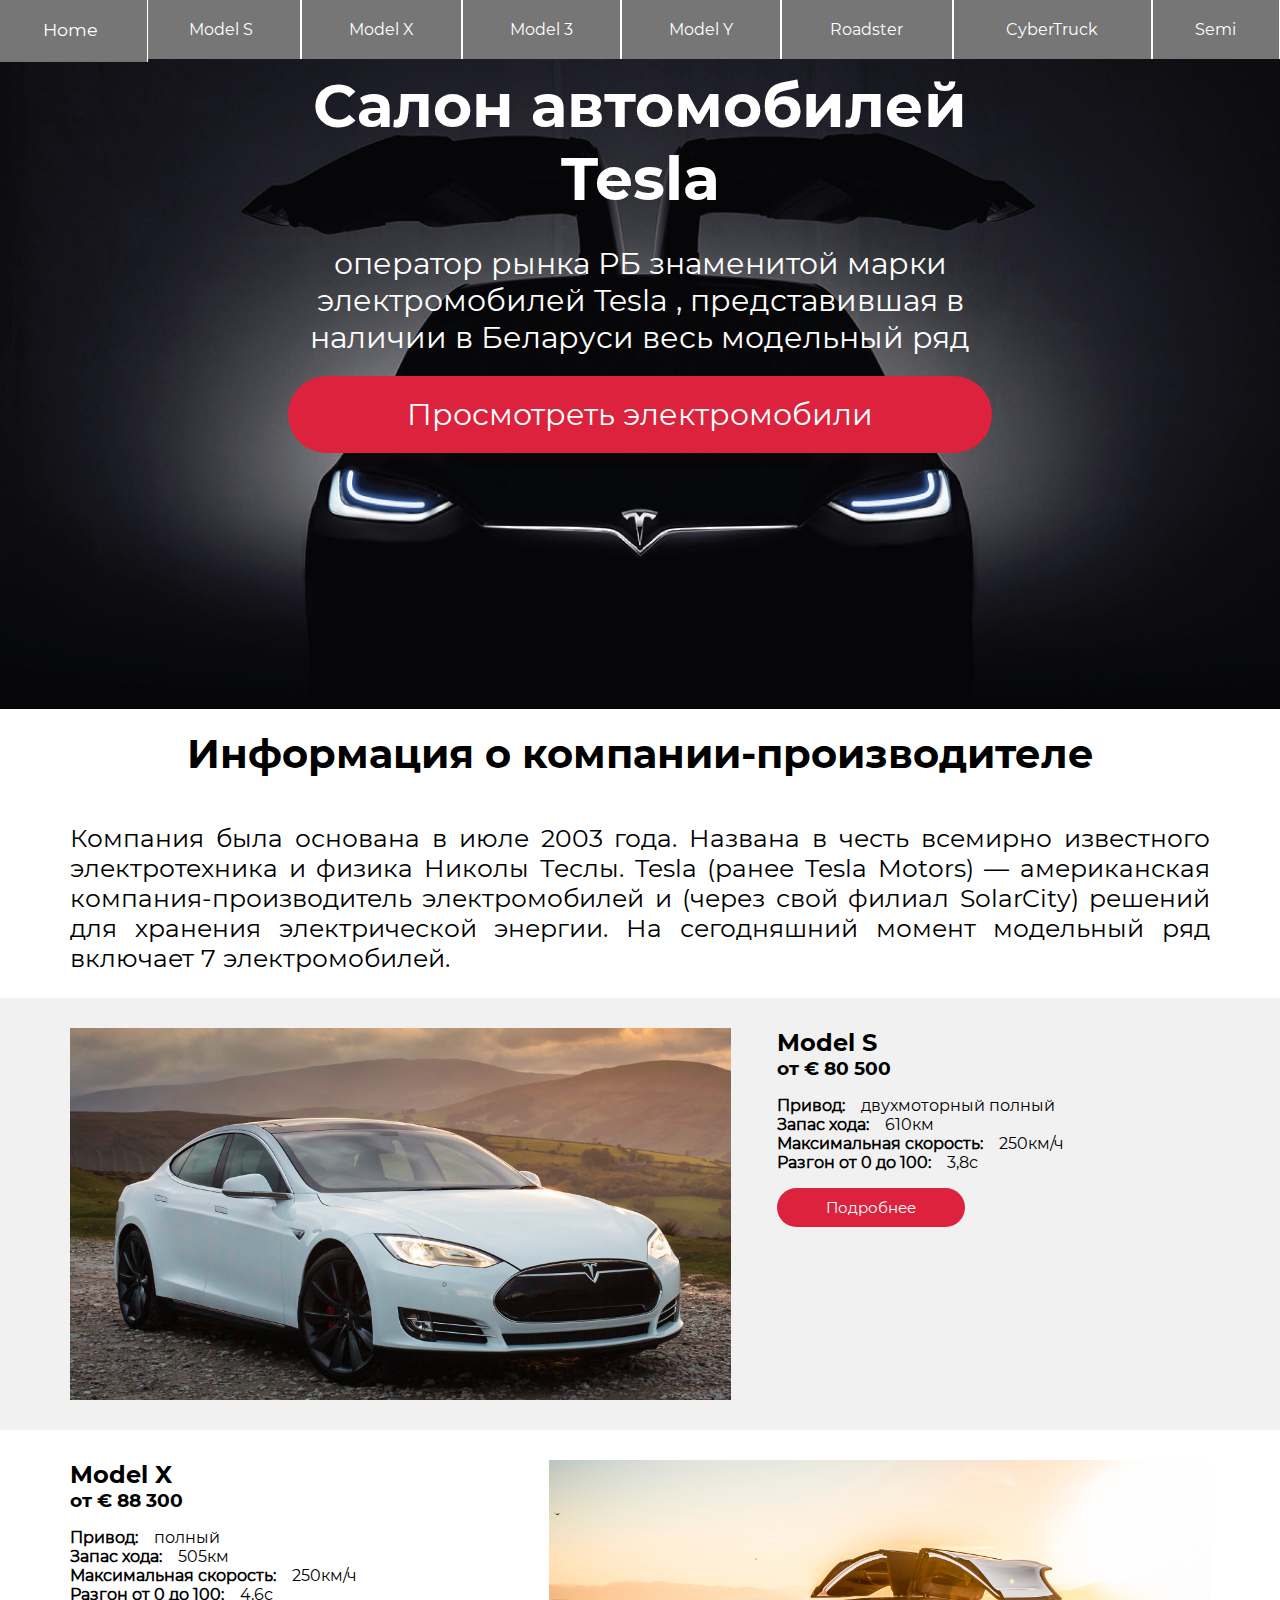
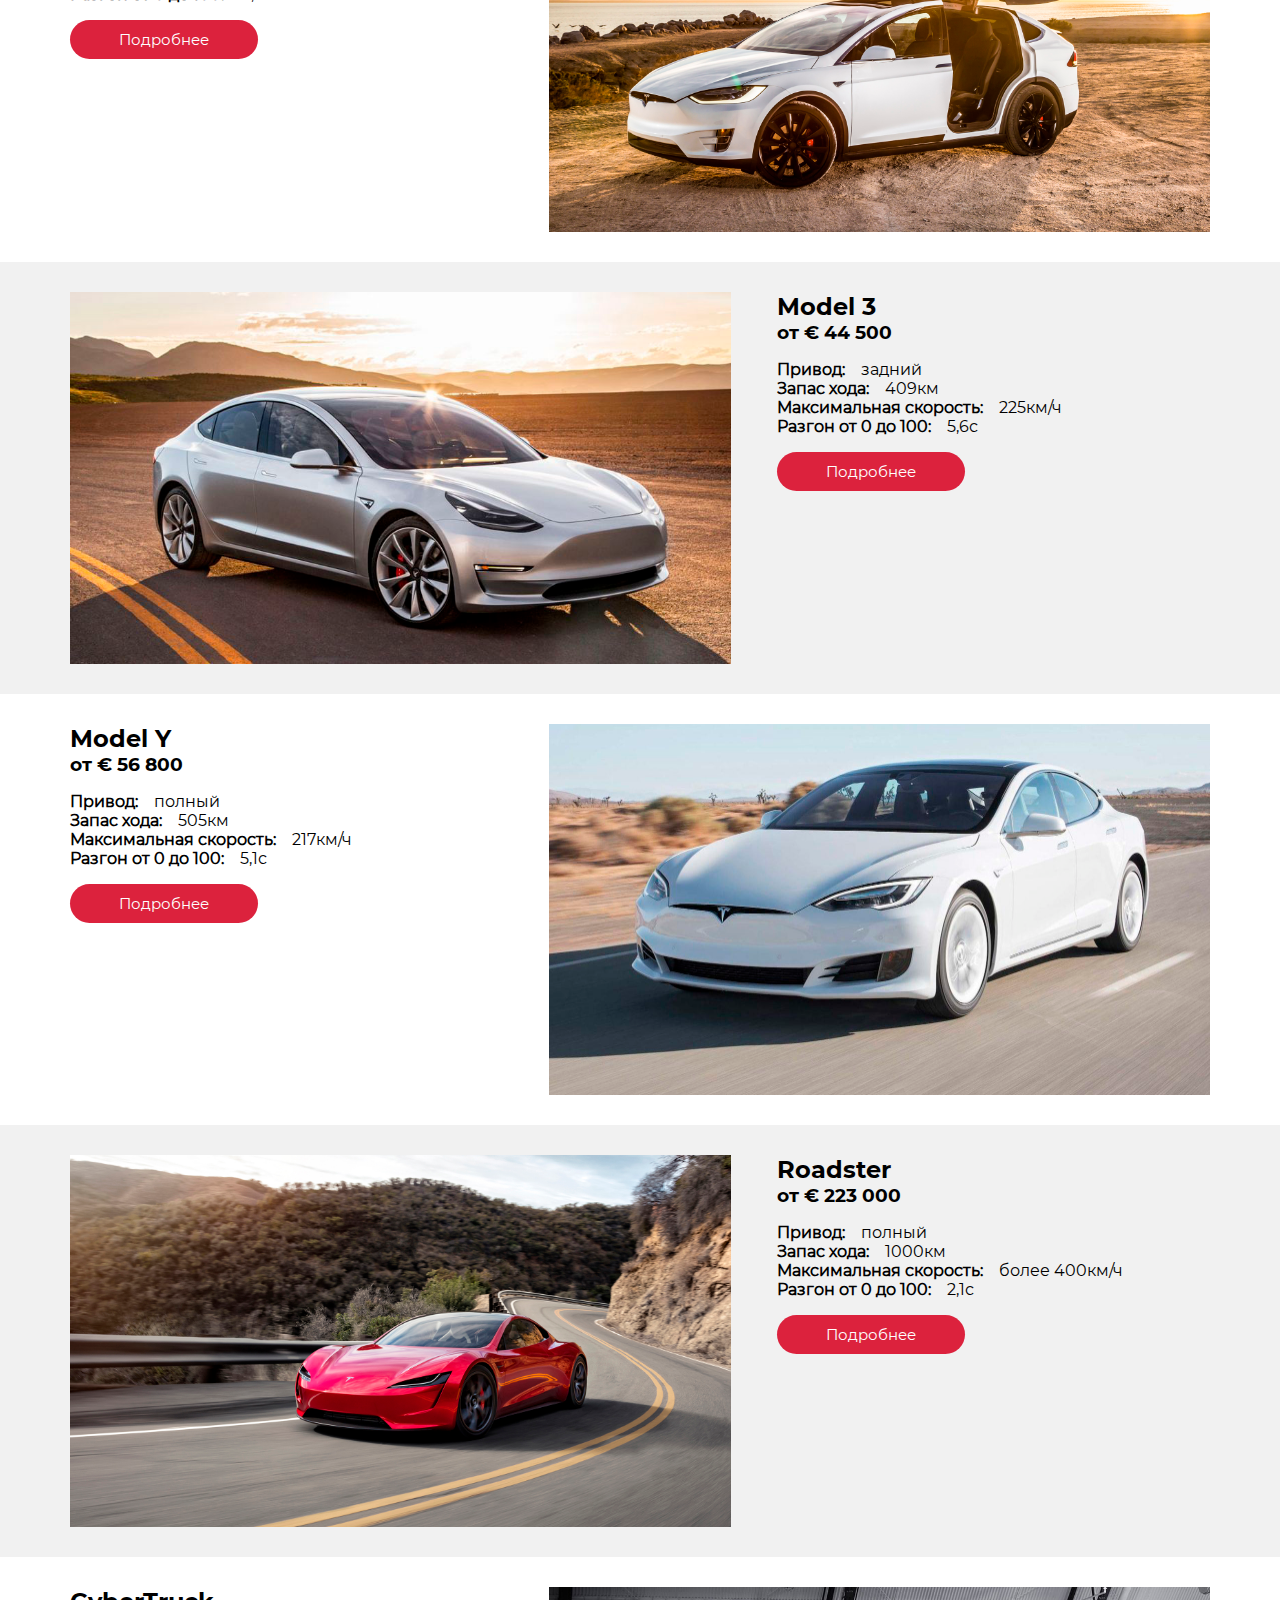
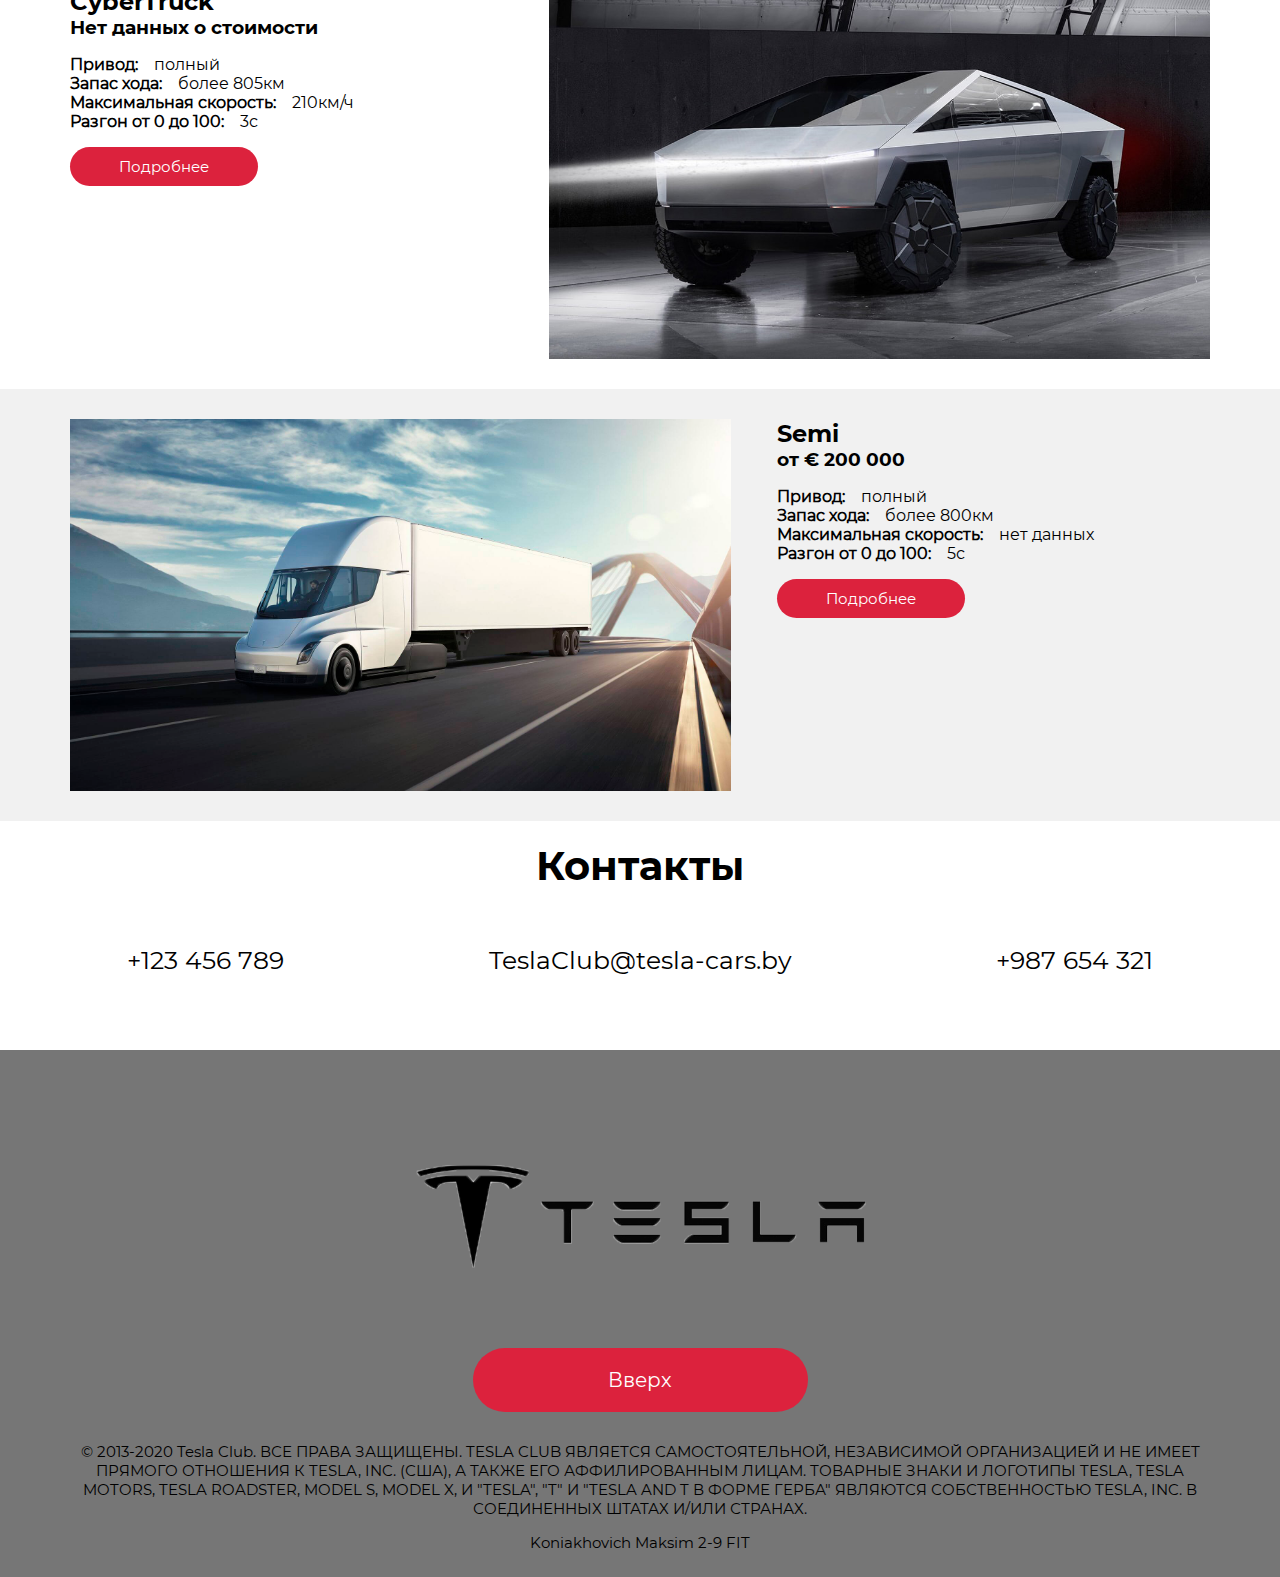
<file: index.html>
<!DOCTYPE html>
<html lang="ru">
	<head>
		<meta charset="UTF-8">
		<meta name="viewport" content="width=device-width, initial-scale=1.0">
		<meta http-equiv="X-UA-Compatible" content="ie=edge" />
		<link rel="stylesheet" href="css/nav.css">
		<link rel="stylesheet" href="css/main.css">
		<link rel="stylesheet" href="css/mobile.css">
		<title>Tesla CLub</title>
		<link rel="shortcut icon" href="img/title_logo.png" type="image/x-icon">
	</head>

	<body>
		<header id="header" class="header">
			<div class="head">
	        	<nav class="nav">
					<ul class="nav navbar">
						<li><a href="index.html" title="Home">Home</a></li>
						<li><a href="html/ModelS.html" title="Model S">Model S</a></li>
						<li><a href="html/ModelX.html" title="Model X">Model X</a></li>
						<li><a href="html/Model3.html" title="Model 3">Model 3</a></li>
						<li><a href="html/ModelY.html" title="Model Y">Model Y</a></li>
						<li><a href="html/Roadster.html" title="Roadster">Roadster</a></li>
						<li><a href="html/CyberTruck.html" title="CyberTruck">CyberTruck</a></li>
						<li><a href="html/Semi.html" title="Semi">Semi</a></li>
					</ul>
				</nav>
    		</div>
		</header>

		<section id="section" class="section pre-view">
			<div class="container cont_1">
				<h1 class="pre-title">Салон автомобилей Tesla</h1>
				<p class="title">оператор рынка РБ знаменитой марки электромобилей Tesla , представившая в наличии в Беларуси весь модельный ряд</p>
				<a href="#" class="title_button">Просмотреть электромобили</a>
			</div>
		</section>

		<section id="section" class="section">
			<div class="container cont_2">
				<h2 class="comp_info">Информация о компании-производителе</h2>
				<p class="info">Компания была основана в июле 2003 года. 
								Названа в честь всемирно известного электротехника и физика Николы Теслы. 
								Tesla (ранее Tesla Motors) — американская компания-производитель электромобилей и (через свой филиал SolarCity) решений для хранения электрической энергии. 
								На сегодняшний момент модельный ряд включает 7 электромобилей.
				</p>
			</div>
		</section>

		<section id="view_cars" class="section first">
			<div class="container cont_3 ModelS_info">
				<div class="wrapper">
					<img src="img/ModelS/title_S.jpg" alt="Model S" class="car_info_img">
					<div class="car_info">
						<h2>Model S</h2>
						<h3>от € 80 500</h3>
						<p><b>Привод:</b>&nbsp;&nbsp;&nbsp;&nbsp;двухмоторный полный<br>
							<b>Запас хода:</b>&nbsp;&nbsp;&nbsp;&nbsp;610км<br>
							<b>Максимальная скорость:</b>&nbsp;&nbsp;&nbsp;&nbsp;250км/ч<br>
							<b>Разгон от 0 до 100:</b>&nbsp;&nbsp;&nbsp;&nbsp;3,8с<br>
						</p>
						<a href="html/ModelS.html" class="button">Подробнее</a>
					</div>
				</div>
			</div>
		</section>

		<section id="section" class="section">
			<div class="container cont_4 ModelX_info">
				<div class="wrapper rev">
					<img src="img/ModelX/title_X.jpg" alt="Model X" class="car_info_img">
					<div class="car_info">
						<h2>Model X</h2>
						<h3>от € 88 300</h3>
						<p><b>Привод:</b>&nbsp;&nbsp;&nbsp;&nbsp;полный<br>
							<b>Запас хода:</b>&nbsp;&nbsp;&nbsp;&nbsp;505км<br>
							<b>Максимальная скорость:</b>&nbsp;&nbsp;&nbsp;&nbsp;250км/ч<br>
							<b>Разгон от 0 до 100:</b>&nbsp;&nbsp;&nbsp;&nbsp;4,6с<br>
						</p>
						<a href="html/ModelX.html" class="button">Подробнее</a>
					</div>
				</div>
			</div>
		</section>

		<section id="section" class="section first">
			<div class="container cont_5 Model3_info">
				<div class="wrapper">
					<img src="img/Model3/title_3.jpg" alt="Model 3" class="car_info_img">
					<div class="car_info">
						<h2>Model 3</h2>
						<h3>от € 44 500</h3>
						<p><b>Привод:</b>&nbsp;&nbsp;&nbsp;&nbsp;задний<br>
							<b>Запас хода:</b>&nbsp;&nbsp;&nbsp;&nbsp;409км<br>
							<b>Максимальная скорость:</b>&nbsp;&nbsp;&nbsp;&nbsp;225км/ч<br>
							<b>Разгон от 0 до 100:</b>&nbsp;&nbsp;&nbsp;&nbsp;5,6с<br>
						</p>
						<a href="html/Model3.html" class="button">Подробнее</a>
					</div>
				</div>
			</div>
		</section>

		<section id="section" class="section">
			<div class="container cont_6 ModelY_info">
				<div class="wrapper rev">
					<img src="img/ModelY/title_Y.jpg" alt="Model Y" class="car_info_img">
					<div class="car_info">
						<h2>Model Y</h2>
						<h3>от € 56 800</h3>
						<p><b>Привод:</b>&nbsp;&nbsp;&nbsp;&nbsp;полный<br>
							<b>Запас хода:</b>&nbsp;&nbsp;&nbsp;&nbsp;505км<br>
							<b>Максимальная скорость:</b>&nbsp;&nbsp;&nbsp;&nbsp;217км/ч<br>
							<b>Разгон от 0 до 100:</b>&nbsp;&nbsp;&nbsp;&nbsp;5,1с<br>
						</p>
						<a href="html/ModelY.html" class="button">Подробнее</a>
					</div>
				</div>
			</div>
		</section>

		<section id="section" class="section first">
			<div class="container cont_7 Roadster_info">
				<div class="wrapper">
					<img src="img/Roadster/title_RS.jpg" alt="Roadster" class="car_info_img">
					<div class="car_info">
						<h2>Roadster</h2>
						<h3>от € 223 000</h3>
						<p><b>Привод:</b>&nbsp;&nbsp;&nbsp;&nbsp;полный<br>
							<b>Запас хода:</b>&nbsp;&nbsp;&nbsp;&nbsp;1000км<br>
							<b>Максимальная скорость:</b>&nbsp;&nbsp;&nbsp;&nbsp;более 400км/ч<br>
							<b>Разгон от 0 до 100:</b>&nbsp;&nbsp;&nbsp;&nbsp;2,1с<br>
						</p>
						<a href="html/Roadster.html" class="button">Подробнее</a>
					</div>
				</div>
			</div>
		</section>

		<section id="section" class="section">
			<div class="container cont_8 CyberTruck_info">
				<div class="wrapper rev">
					<img src="img/CyberTruck/title_CT.jpg" alt="CyberTruck" class="car_info_img">
					<div class="car_info">
						<h2>CyberTruck</h2>
						<h3>Нет данных о стоимости</h3>
						<p><b>Привод:</b>&nbsp;&nbsp;&nbsp;&nbsp;полный<br>
							<b>Запас хода:</b>&nbsp;&nbsp;&nbsp;&nbsp;более 805км<br>
							<b>Максимальная скорость:</b>&nbsp;&nbsp;&nbsp;&nbsp;210км/ч<br>
							<b>Разгон от 0 до 100:</b>&nbsp;&nbsp;&nbsp;&nbsp;3с<br>
						</p>
						<a href="html/CyberTruck.html" class="button">Подробнее</a>
					</div>
				</div>
			</div>
		</section>

		<section id="section" class="section first">
			<div class="container cont_9 Semi_info">
				<div class="wrapper">
					<img src="img/Semi/title_semi.jpg" alt="Semi" class="car_info_img">
					<div class="car_info">
						<h2>Semi</h2>
						<h3>от € 200 000</h3>
						<p><b>Привод:</b>&nbsp;&nbsp;&nbsp;&nbsp;полный<br>
							<b>Запас хода:</b>&nbsp;&nbsp;&nbsp;&nbsp;более 800км<br>
							<b>Максимальная скорость:</b>&nbsp;&nbsp;&nbsp;&nbsp;нет данных<br>
							<b>Разгон от 0 до 100:</b>&nbsp;&nbsp;&nbsp;&nbsp;5с<br>
						</p>
						<a href="html/Semi.html" class="button">Подробнее</a>
					</div>
				</div>
			</div>
		</section>

		<section id="section" class="section">
			<div class="container cont">
				<h2 class="contacts">Контакты</h2>
				<div class="wrapper">
					<p>+123 456 789</p>
					<p class="cont_em">TeslaClub@tesla-cars.by</p>
					<p>+987 654 321</p>
				</div>
			</div>
		</section>

		<footer id="footer" class="footer">
			<div class="container foot">
				<div class="footer_block">
					<img src="img/logo.png" alt="Tesla Logo" class="footer_logo">
					<p><a href="#" class="button footer_up" >Вверх</a></p>
					<p>© 2013-2020 Tesla Club. ВСЕ ПРАВА ЗАЩИЩЕНЫ.
						TESLA CLUB ЯВЛЯЕТСЯ САМОСТОЯТЕЛЬНОЙ, НЕЗАВИСИМОЙ ОРГАНИЗАЦИЕЙ И НЕ ИМЕЕТ ПРЯМОГО ОТНОШЕНИЯ К TESLA, INC. (США), А ТАКЖЕ ЕГО АФФИЛИРОВАННЫМ ЛИЦАМ. ТОВАРНЫЕ ЗНАКИ И ЛОГОТИПЫ TESLA, TESLA MOTORS, TESLA ROADSTER, MODEL S, MODEL X, И "TESLA", "T" И "TESLA AND T В ФОРМЕ ГЕРБА" ЯВЛЯЮТСЯ СОБСТВЕННОСТЬЮ TESLA, INC. В СОЕДИНЕННЫХ ШТАТАХ И/ИЛИ СТРАНАХ.</p>
				</div>
			</div>
			<div class = "innerXML"></div>
		</footer>
		<script src="js/jquery.min.js"></script>
		<script src="js/buttons.js"></script>
		<script src="js/xmlToPage.js"></script>
	</body>
</html>
</file>
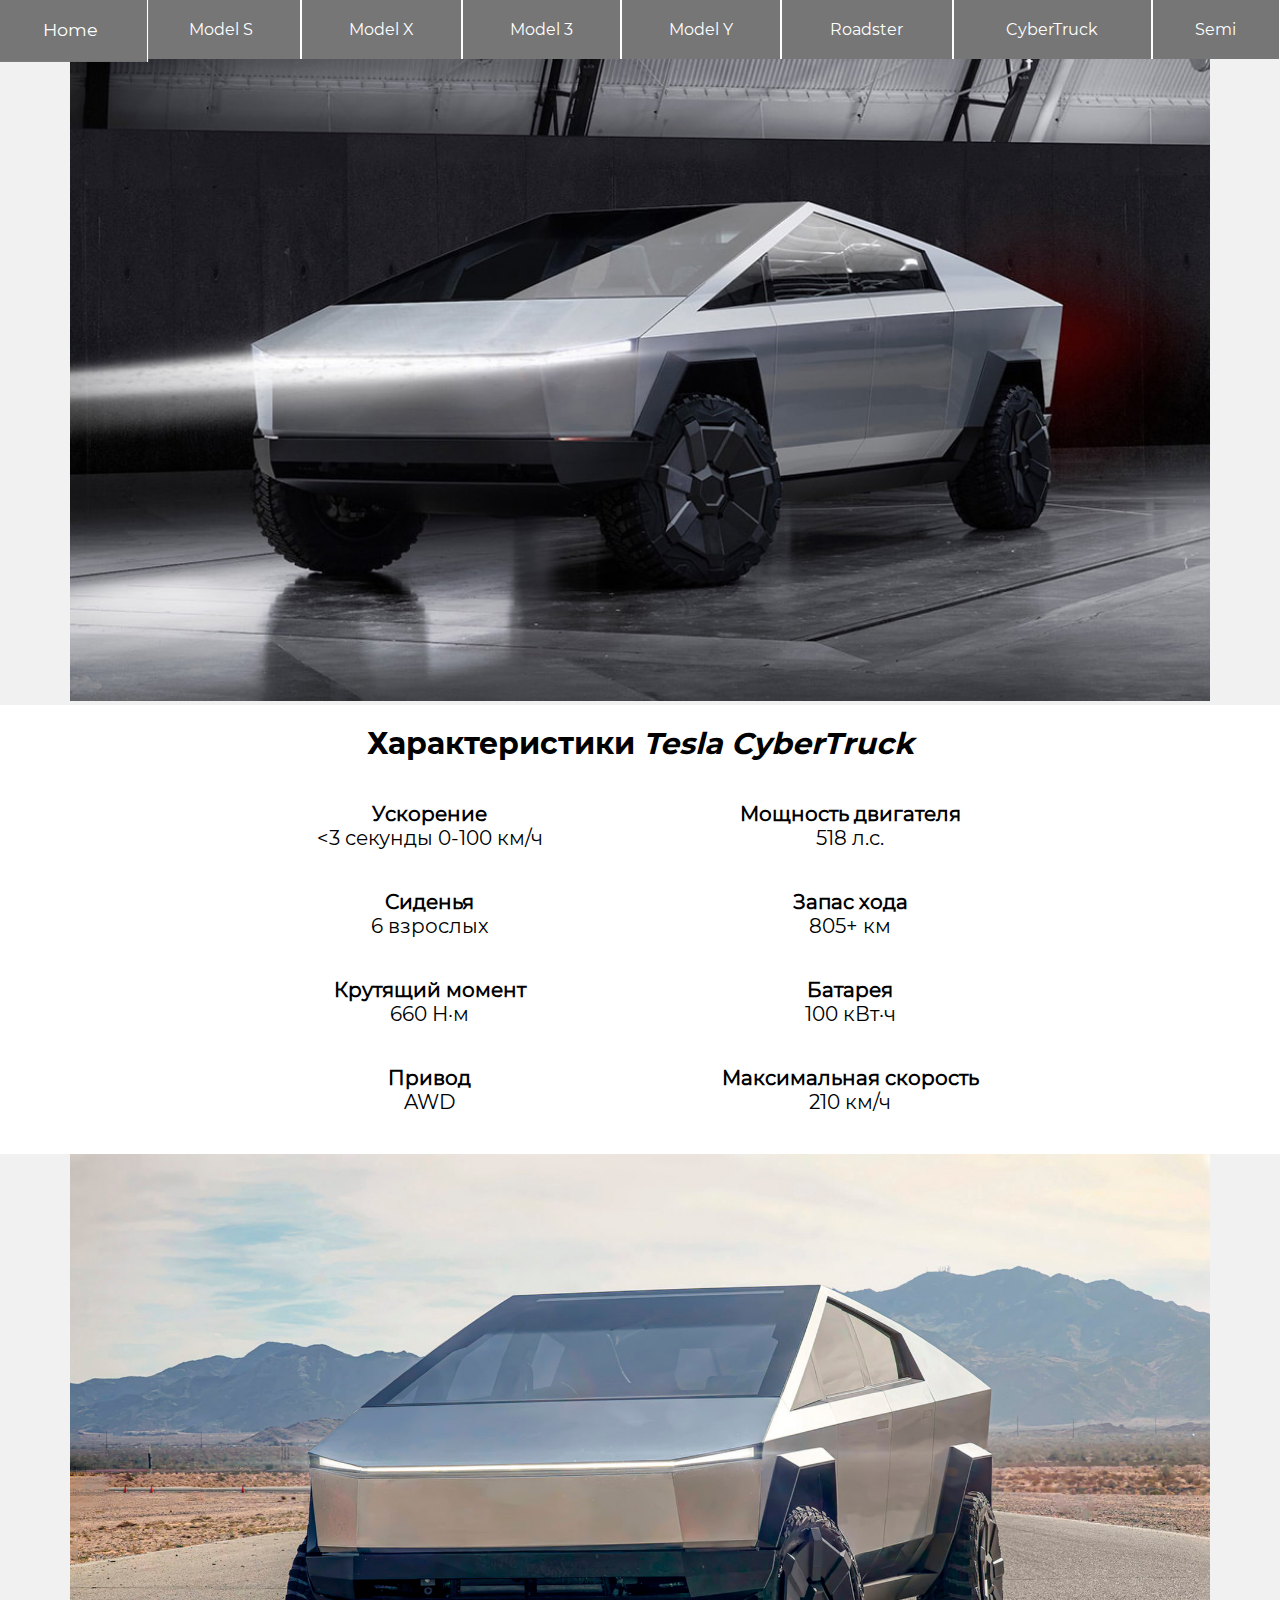
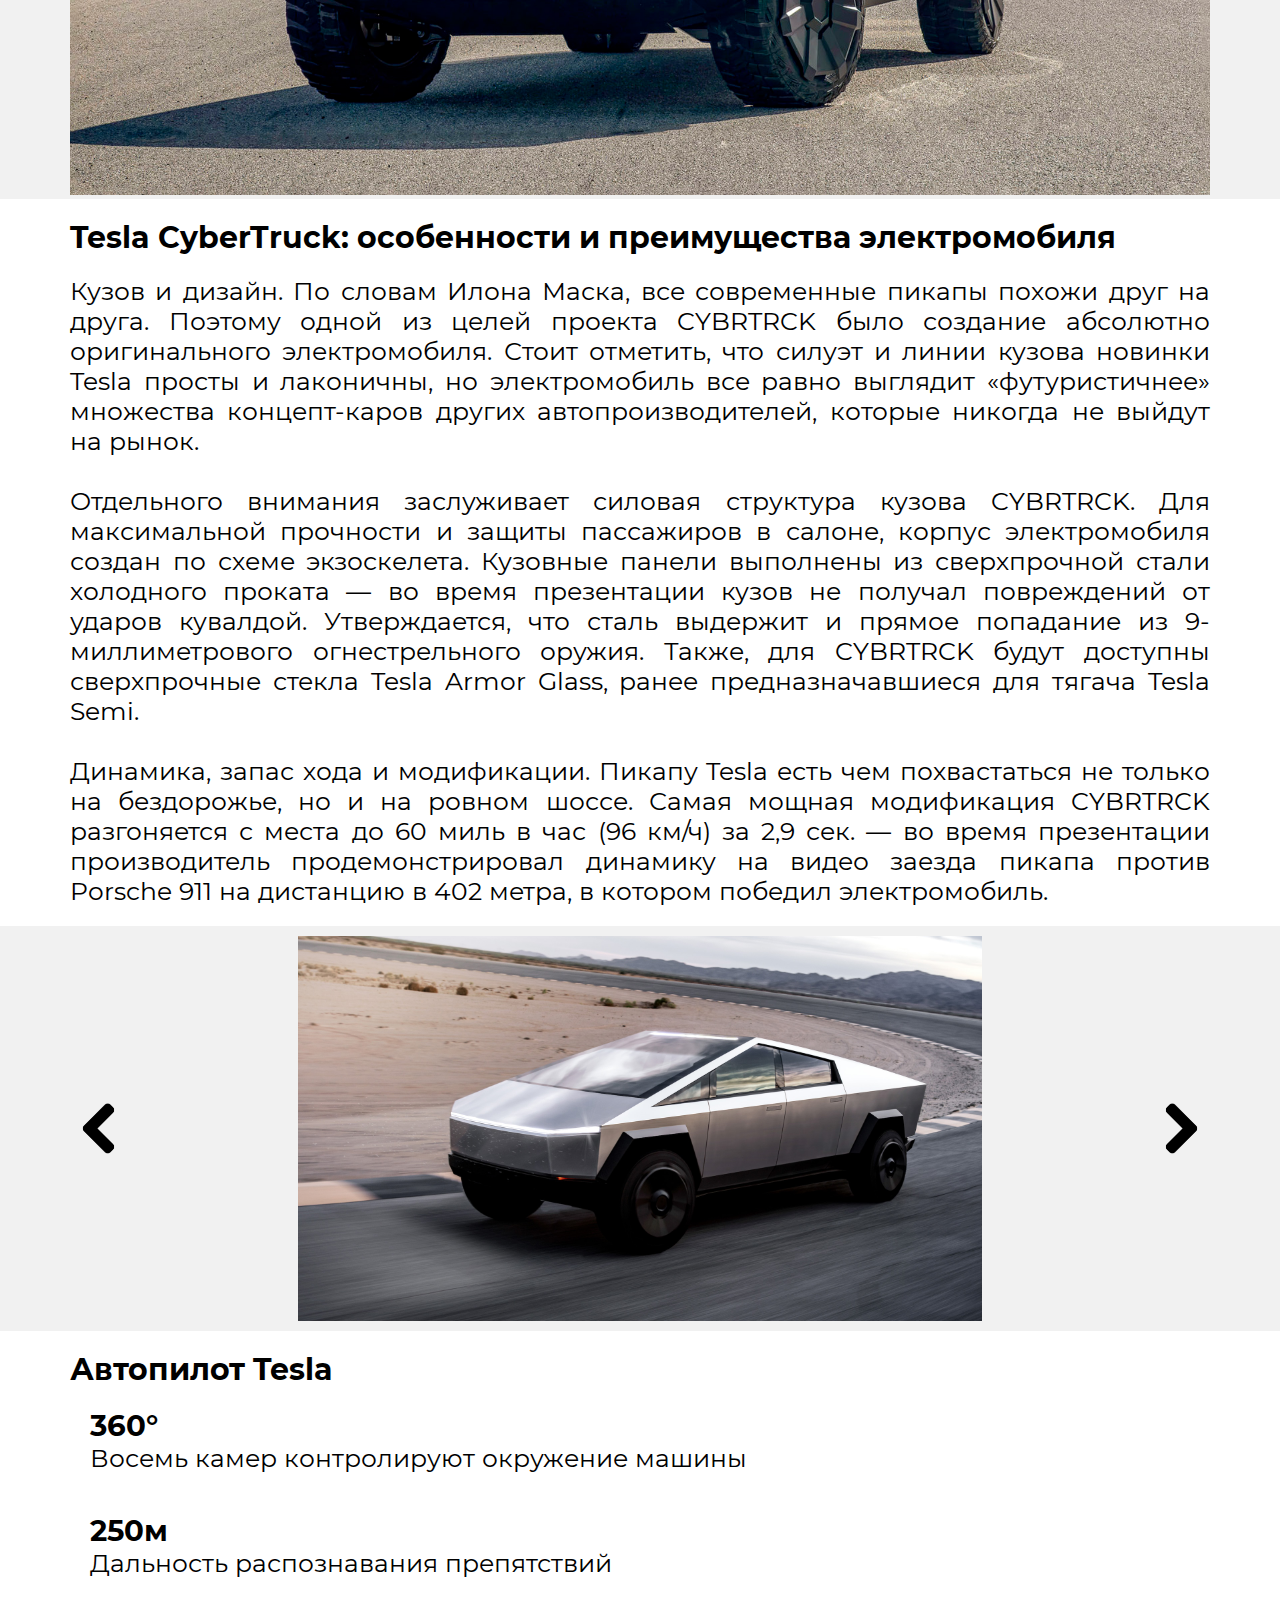
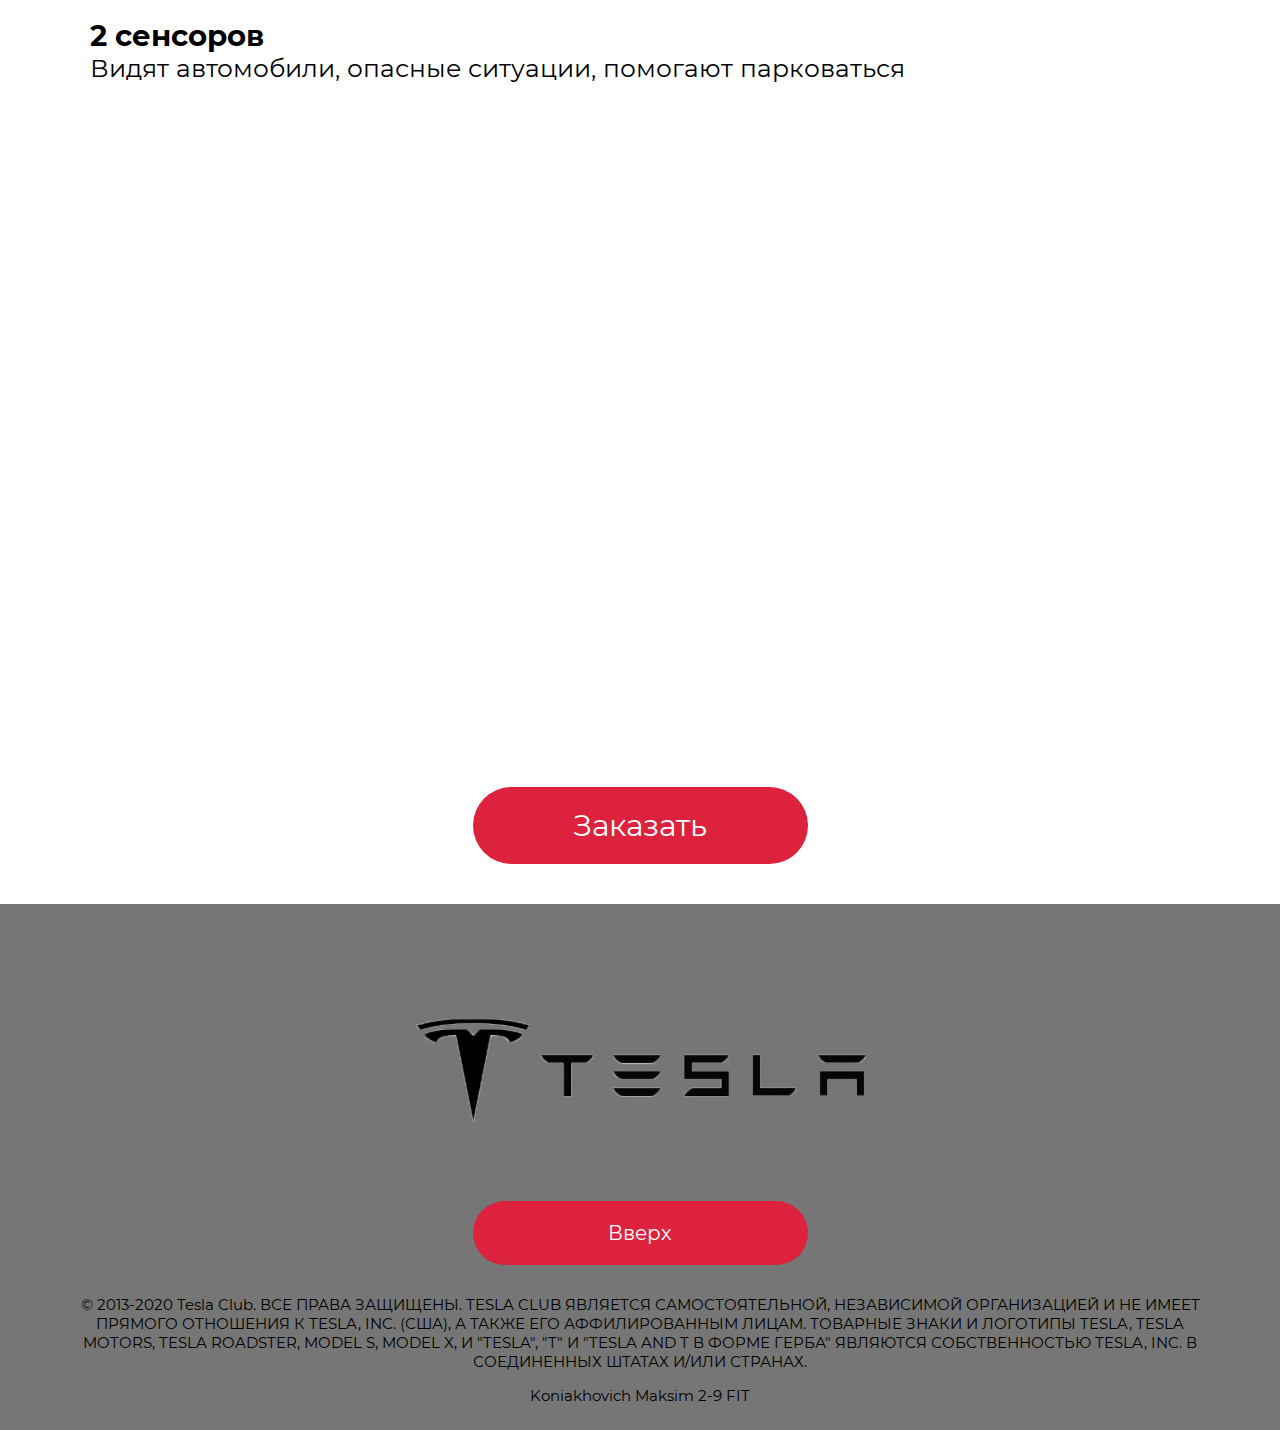
<file: html/CyberTruck.html>
<!DOCTYPE html>
<html lang="ru">
	<head>
		<meta charset="UTF-8">
		<meta name="viewport" content="width=device-width, initial-scale=1.0">
		<link rel="stylesheet" href="../css/nav.css">
		<link rel="stylesheet" href="../css/Sec_Page/main.css">
		<link rel="stylesheet" href="../css/Sec_Page/mobile.css">
		<title>CyberTruck</title>
		<link rel="shortcut icon" href="../img/title_logo.png" type="image/x-icon">
	</head>

	<body>
		<header id="header" class="header">
			<div class="head">
	        	<nav class="nav">
					<ul class="nav navbar">
						<li><a href="../index.html" title="Home">Home</a></li>
						<li><a href="ModelS.html" title="Model S">Model S</a></li>
						<li><a href="ModelX.html" title="Model X">Model X</a></li>
						<li><a href="Model3.html" title="Model 3">Model 3</a></li>
						<li><a href="ModelY.html" title="Model Y">Model Y</a></li>
						<li><a href="Roadster.html" title="Roadster">Roadster</a></li>
						<li><a href="CyberTruck.html" title="CyberTruck">CyberTruck</a></li>
						<li><a href="Semi.html" title="Semi">Semi</a></li>
					</ul>
				</nav>
    		</div>
		</header>

		<section class="intro img_back">
			<div class="container cont_1">
				<img src="../img/CyberTruck/title_CT.jpg" alt="Model S" class="info_img">
			</div>
		</section>

		<section>
			<div class="container cont_2">
				<h2 class="specifications">Характеристики <i>Tesla CyberTruck</i></h2>	
				<div class="wrapper">
					<div><b>Ускорение</b><br><3 секунды 0-100 км/ч</div>
					<div><b>Мощность двигателя</b><br>518 л.с.</div>
					<div><b>Сиденья</b><br>6 взрослых</div>
					<div><b>Запас хода</b><br>805+ км</div>
					<div><b>Крутящий момент</b><br>660 Н·м</div>
					<div><b>Батарея</b><br>100 кВт·ч</div>
					<div><b>Привод</b><br>AWD</div>
					<div><b>Максимальная скорость</b><br>210 км/ч</div>
				</div>
			</div>
		</section>		

		<section class="img_back">
			<div class="container cont_3">
				<div class="wrapper">
					<img src="../img/CyberTruck/cyber1.jpg" alt="Model S" class="info_img">
				</div>
			</div>
		</section>	

		<section>
			<div class="container cont_4">
				<h2 class="features">Tesla CyberTruck: особенности и преимущества электромобиля</h2>	
				<div class="wrapper">Кузов и дизайн. По словам Илона Маска, все современные пикапы похожи друг на друга. Поэтому одной из целей проекта CYBRTRCK было создание абсолютно 					оригинального электромобиля. Стоит отметить, что силуэт и линии кузова новинки Tesla просты и лаконичны, но электромобиль все равно выглядит «футуристичнее» 				множества концепт-каров других автопроизводителей, которые никогда не выйдут на рынок. <br><br>

							Отдельного внимания заслуживает силовая структура кузова CYBRTRCK. Для максимальной прочности и защиты пассажиров в салоне, корпус электромобиля создан по схеме экзоскелета. Кузовные панели выполнены из сверхпрочной стали холодного проката — во время презентации кузов не получал повреждений от ударов кувалдой. Утверждается, что сталь выдержит и прямое попадание из 9-миллиметрового огнестрельного оружия. Также, для CYBRTRCK будут доступны сверхпрочные стекла Tesla Armor Glass, ранее предназначавшиеся для тягача Tesla Semi. <br><br>
							Динамика, запас хода и модификации. Пикапу Tesla есть чем похвастаться не только на бездорожье, но и на ровном шоссе. Самая мощная модификация CYBRTRCK разгоняется с места до 60 миль в час (96 км/ч) за 2,9 сек. — во время презентации производитель продемонстрировал динамику на видео заезда пикапа против Porsche 911 на дистанцию в 402 метра, в котором победил электромобиль.
				</div>
			</div>
		</section>

		<section class="img_back">
			<div class="container sld">
				<div class="wrapper">
					<img src="../img/arrow.png" alt="" width="50px" class="arrow arrow-prev"  onclick="minusSlide()">
					<div class="slider">
						<div class="slider_wrapper">
							<div class="cars"> 
								<img src="../img/CyberTruck/cyber2.jpg" alt="Model S" width="60%" class="info_img">
							</div>

							<div class="cars">
								<img src="../img/CyberTruck/cyber3.jpg" alt="Model S" class="info_img">
							</div>

							<div class="cars"> 
								<img src="../img/CyberTruck/cyber4.jpg" alt="Model S" class="info_img">
							</div>

							<div class="cars">
								<img src="../img/CyberTruck/cyber_in.jpg" alt="Model S" class="info_img">
							</div>
						</div>
					</div>
					<img src="../img/arrow.png" alt="" width="50px" class="arrow arrow-forward" onclick="plusSlide()">
				</div>
			</div>
		</section>

		<section>
			<div class="container cont_6">
				<h2 class="autopilot">Автопилот Tesla</h2>
				<div class="wrapper">
					<div><h3>360°</h3>
						Восемь камер контролируют окружение машины
					</div>

					<div><h3>250м</h3>
						Дальность распознавания препятствий
					</div>

					<div><h3>2 сенсоров</h3>
						Видят автомобили, опасные ситуации, помогают парковаться
					</div>
				</div>
			</div>
		</section>

		<section>
			<div class="container cont_7">
				<div class="wrapper">
					<iframe width="100%" height="600" src="https://www.youtube.com/embed/9UFkdSQ2lyM" frameborder="0" allow="accelerometer; autoplay; clipboard-write; encrypted-media; gyroscope; picture-in-picture" allowfullscreen class="video"></iframe>
				</div>
			</div>
		</section>

		<section>
			<div class="container cont_7">
				<div class="wrapper">
					<a href="Form.html" class="deal button">Заказать</a>
				</div>
			</div>
		</section>

		<footer id="footer" class="footer">
			<div class="container foot">
				<div class="footer_block">
					<img src="../img/logo.png" alt="Tesla Logo" class="footer_logo">
					<p><a href="#top" class="button footer_up" >Вверх</a></p>
					<p>© 2013-2020 Tesla Club. ВСЕ ПРАВА ЗАЩИЩЕНЫ.
						TESLA CLUB ЯВЛЯЕТСЯ САМОСТОЯТЕЛЬНОЙ, НЕЗАВИСИМОЙ ОРГАНИЗАЦИЕЙ И НЕ ИМЕЕТ ПРЯМОГО ОТНОШЕНИЯ К TESLA, INC. (США), А ТАКЖЕ ЕГО АФФИЛИРОВАННЫМ ЛИЦАМ. ТОВАРНЫЕ ЗНАКИ И ЛОГОТИПЫ TESLA, TESLA MOTORS, TESLA ROADSTER, MODEL S, MODEL X, И "TESLA", "T" И "TESLA AND T В ФОРМЕ ГЕРБА" ЯВЛЯЮТСЯ СОБСТВЕННОСТЬЮ TESLA, INC. В СОЕДИНЕННЫХ ШТАТАХ И/ИЛИ СТРАНАХ.</p>
				</div>
			</div>
			<div class = "innerXML"></div>
		</footer>
		<script src="../js/jquery.min.js"></script>
		<script src="../js/buttons.js"></script>
		<script src="../js/slider.js"></script>
		<script src="../js/xmlToPage.js"></script>
	</body>
</html>
</file>
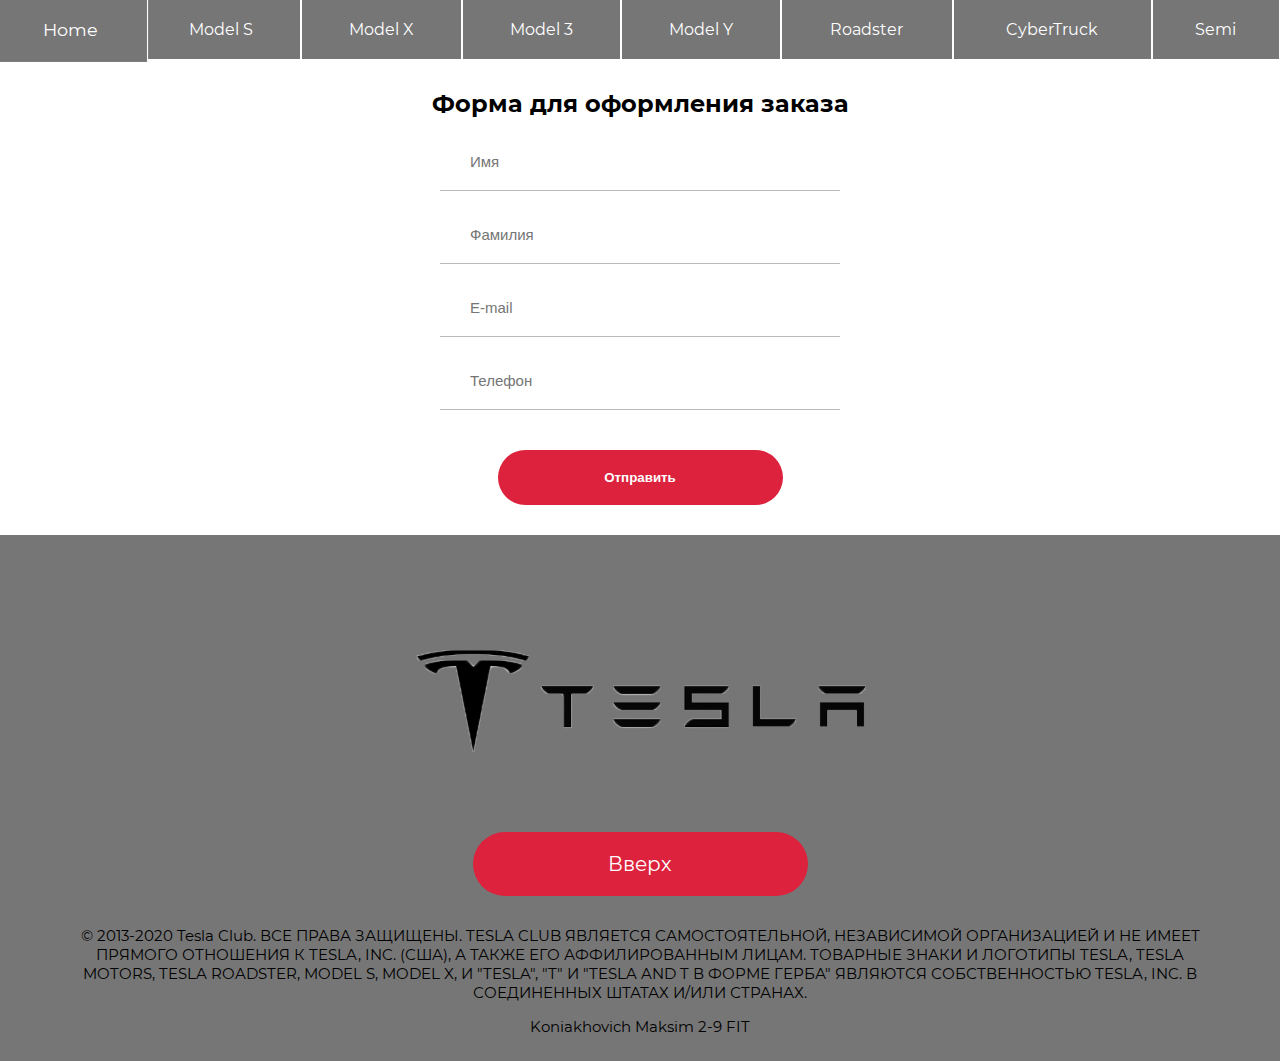
<file: html/Form.html>
<!DOCTYPE html>
<html lang="ru">
	<head>
		<meta charset="UTF-8">
		<meta name="viewport" content="width=device-width, initial-scale=1.0">
		<link rel="stylesheet" href="../css/nav.css">
		<link rel="stylesheet" href="../css/Sec_Page/main.css">
		<link rel="stylesheet" href="../css/Sec_Page/mobile.css">
		<link rel="stylesheet" href="../css/Form/main.css">
		<title>Tesla CLub</title>
	</head>

	<body>
		<header id="header" class="header">
			<div class="head">
	        	<nav class="nav">
					<ul class="nav navbar">
						<li><a href="../index.html" title="Home">Home</a></li>
						<li><a href="ModelS.html" title="Model S">Model S</a></li>
						<li><a href="ModelX.html" title="Model X">Model X</a></li>
						<li><a href="Model3.html" title="Model 3">Model 3</a></li>
						<li><a href="ModelY.html" title="Model Y">Model Y</a></li>
						<li><a href="Roadster.html" title="Roadster">Roadster</a></li>
						<li><a href="CyberTruck.html" title="CyberTruck">CyberTruck</a></li>
						<li><a href="Semi.html" title="Semi">Semi</a></li>
					</ul>
				</nav>
    		</div>
		</header>

		<section class="form-section">
			<div class="container">
				<h2 class="form-title">Форма для оформления заказа</h2>
				<form name="forma" action="#" class="form">
					<input type="name" name="f_name" class="name input" placeholder="Имя" required>
					<input type="surname" name="s_surname" class="surname input" placeholder="Фамилия" required>
					<input type="email" name="email" class="email input" placeholder="E-mail" required>
					<input type="tel" name="tel" class="tel input" placeholder="Телефон" required>
					<button class="btn btn-form" onclick="get()">Отправить</button>
				</form>	
			</div>
		</section>

		<footer id="footer" class="footer">
			<div class="container foot">
				<div class="footer_block">
					<img src="../img/logo.png" alt="Tesla Logo" class="footer_logo">
					<p><a href="#" class="button footer_up" >Вверх</a></p>
					<p>© 2013-2020 Tesla Club. ВСЕ ПРАВА ЗАЩИЩЕНЫ.
						TESLA CLUB ЯВЛЯЕТСЯ САМОСТОЯТЕЛЬНОЙ, НЕЗАВИСИМОЙ ОРГАНИЗАЦИЕЙ И НЕ ИМЕЕТ ПРЯМОГО ОТНОШЕНИЯ К TESLA, INC. (США), А ТАКЖЕ ЕГО АФФИЛИРОВАННЫМ ЛИЦАМ. ТОВАРНЫЕ ЗНАКИ И ЛОГОТИПЫ TESLA, TESLA MOTORS, TESLA ROADSTER, MODEL S, MODEL X, И "TESLA", "T" И "TESLA AND T В ФОРМЕ ГЕРБА" ЯВЛЯЮТСЯ СОБСТВЕННОСТЬЮ TESLA, INC. В СОЕДИНЕННЫХ ШТАТАХ И/ИЛИ СТРАНАХ.</p>
				</div>
			</div>
			<div class = "innerXML"></div>
		</footer>
		<script src="../js/jquery.min.js"></script>
		<script src="../js/buttons.js"></script>
		<script src="../js/xmlToPage.js"></script>
	</body>
</html>
</file>
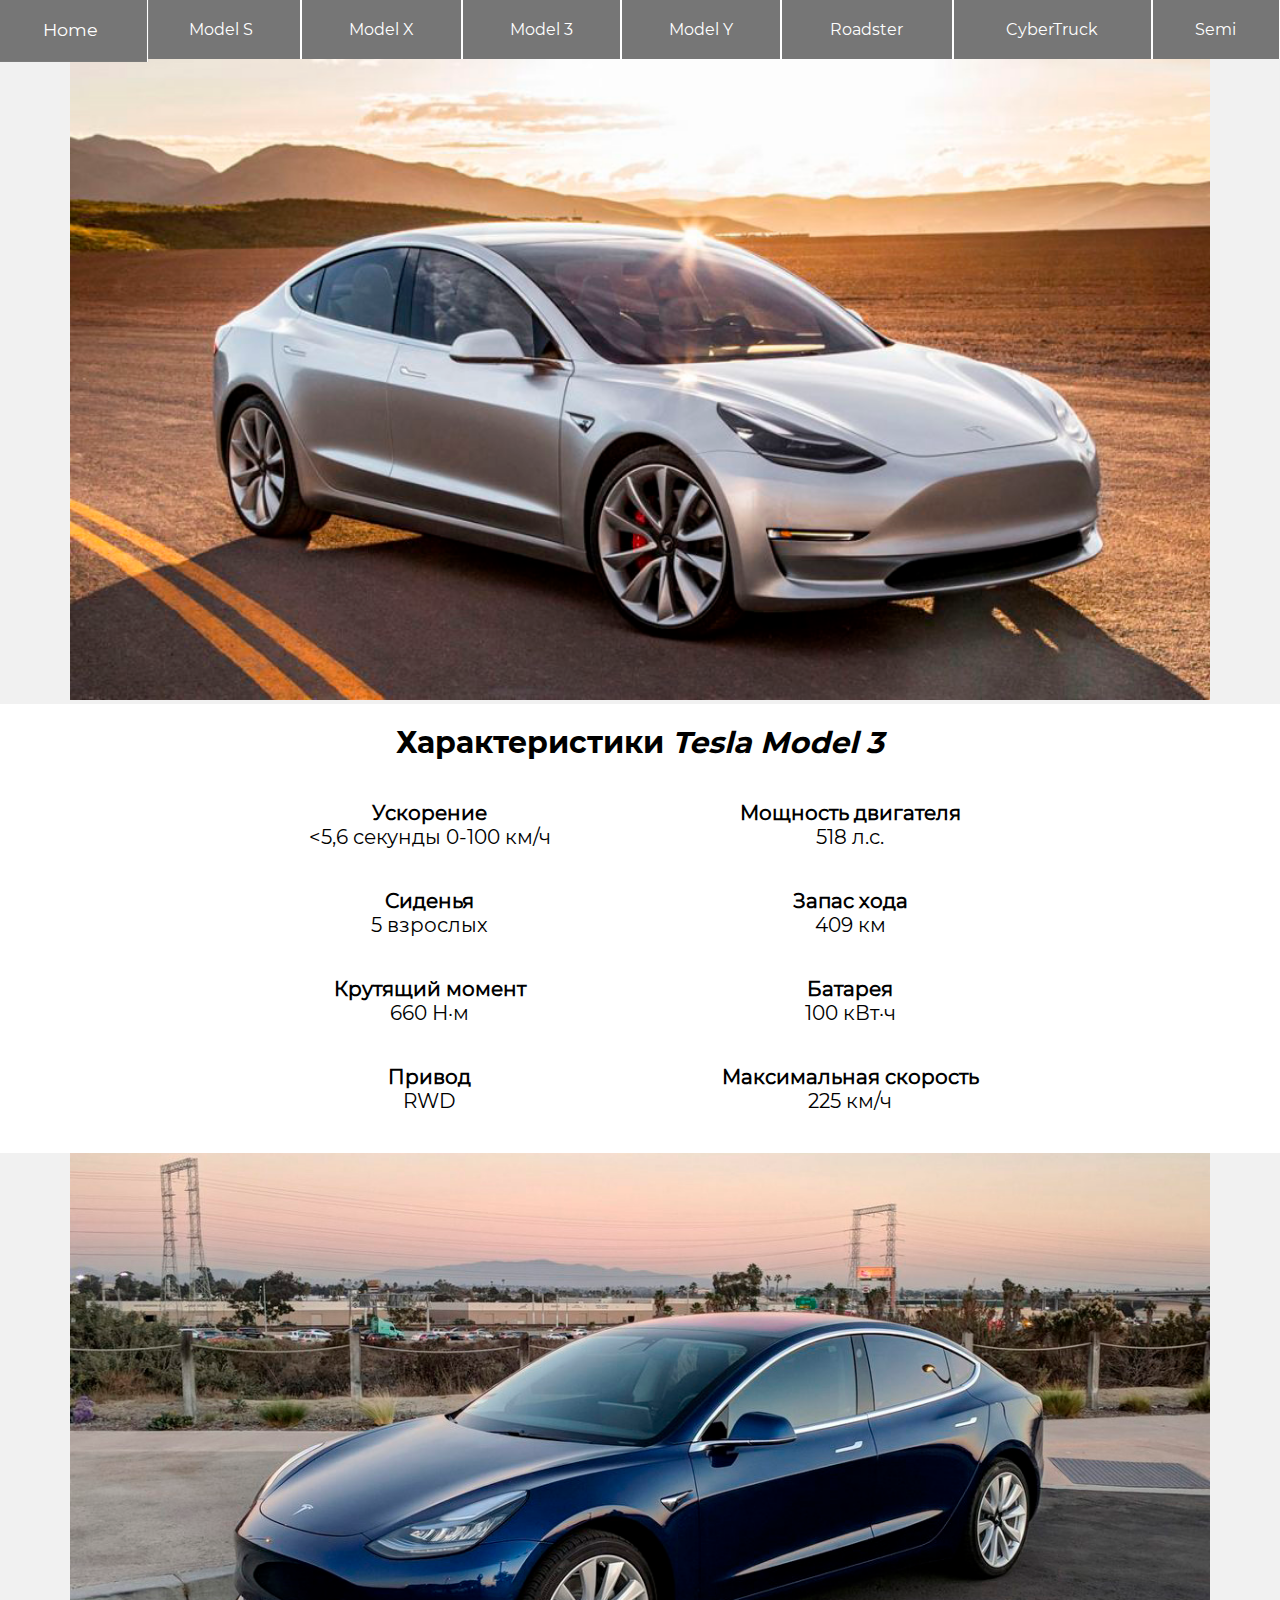
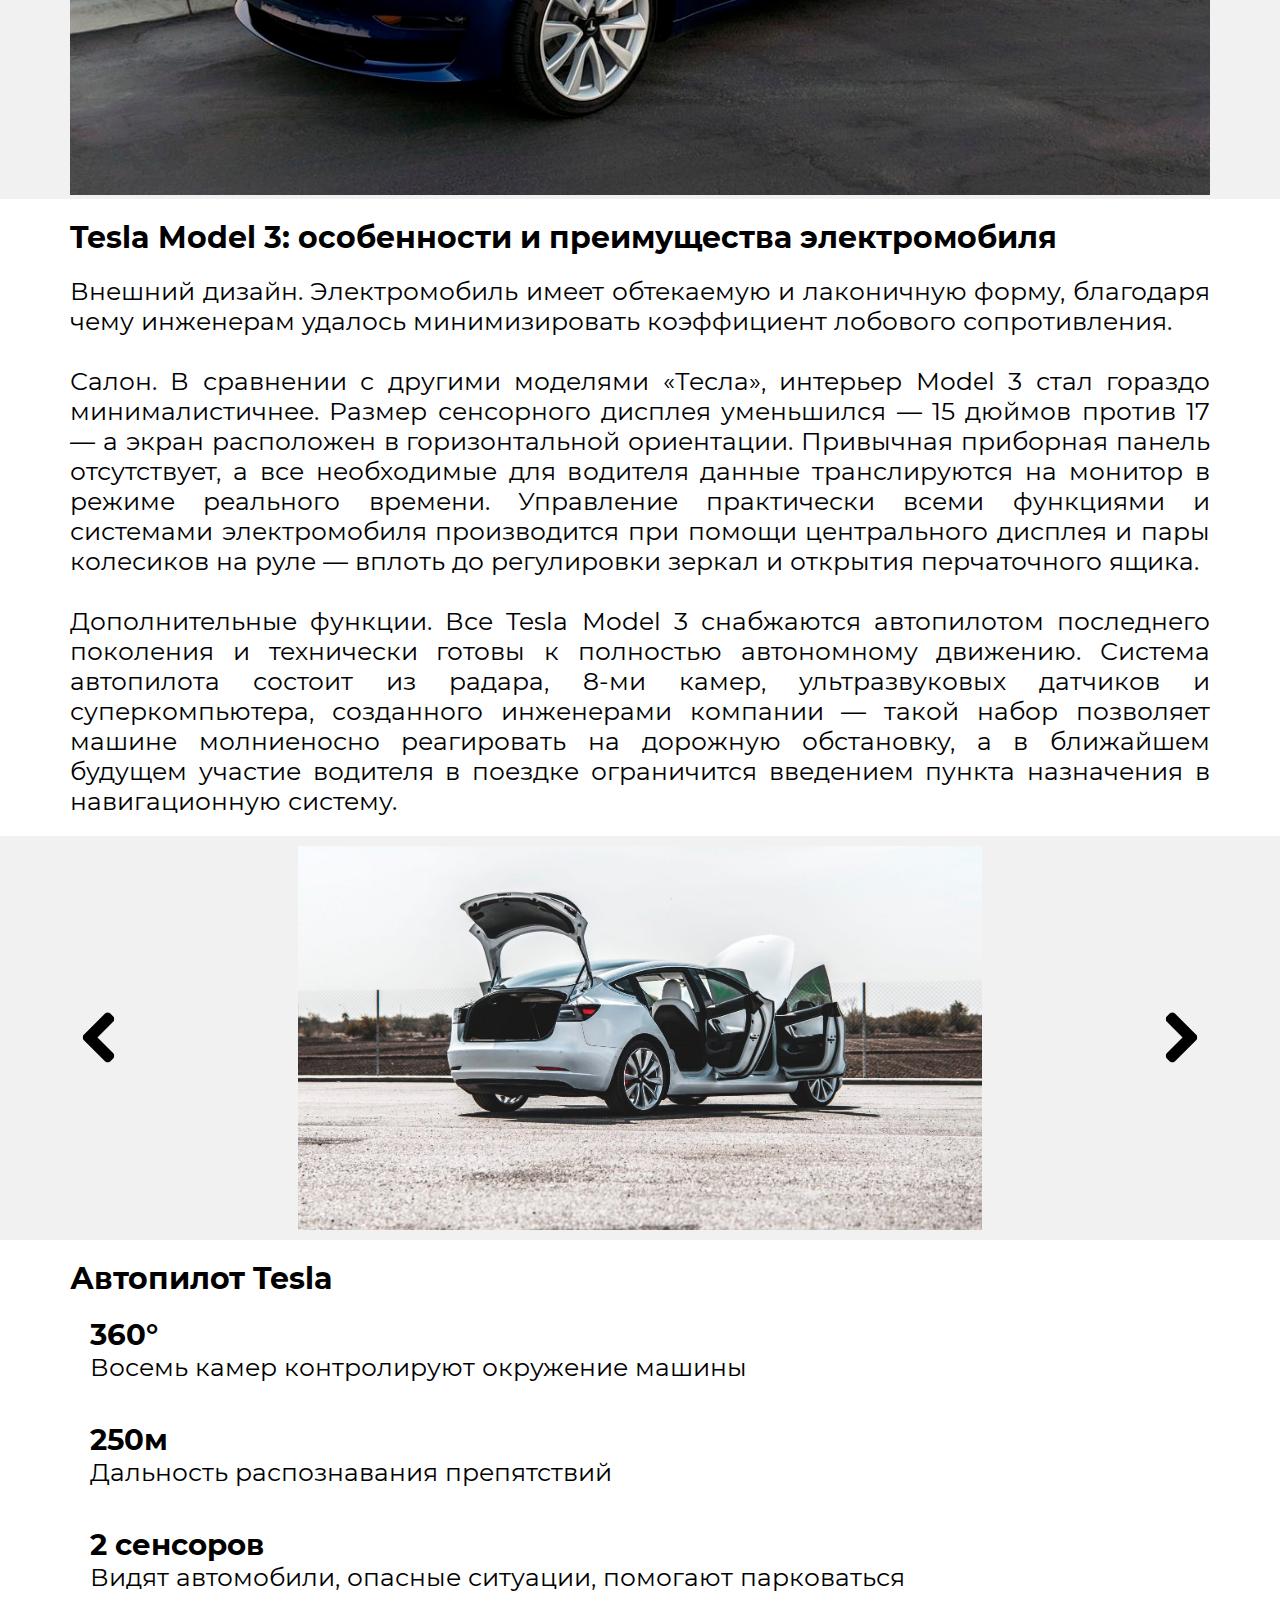
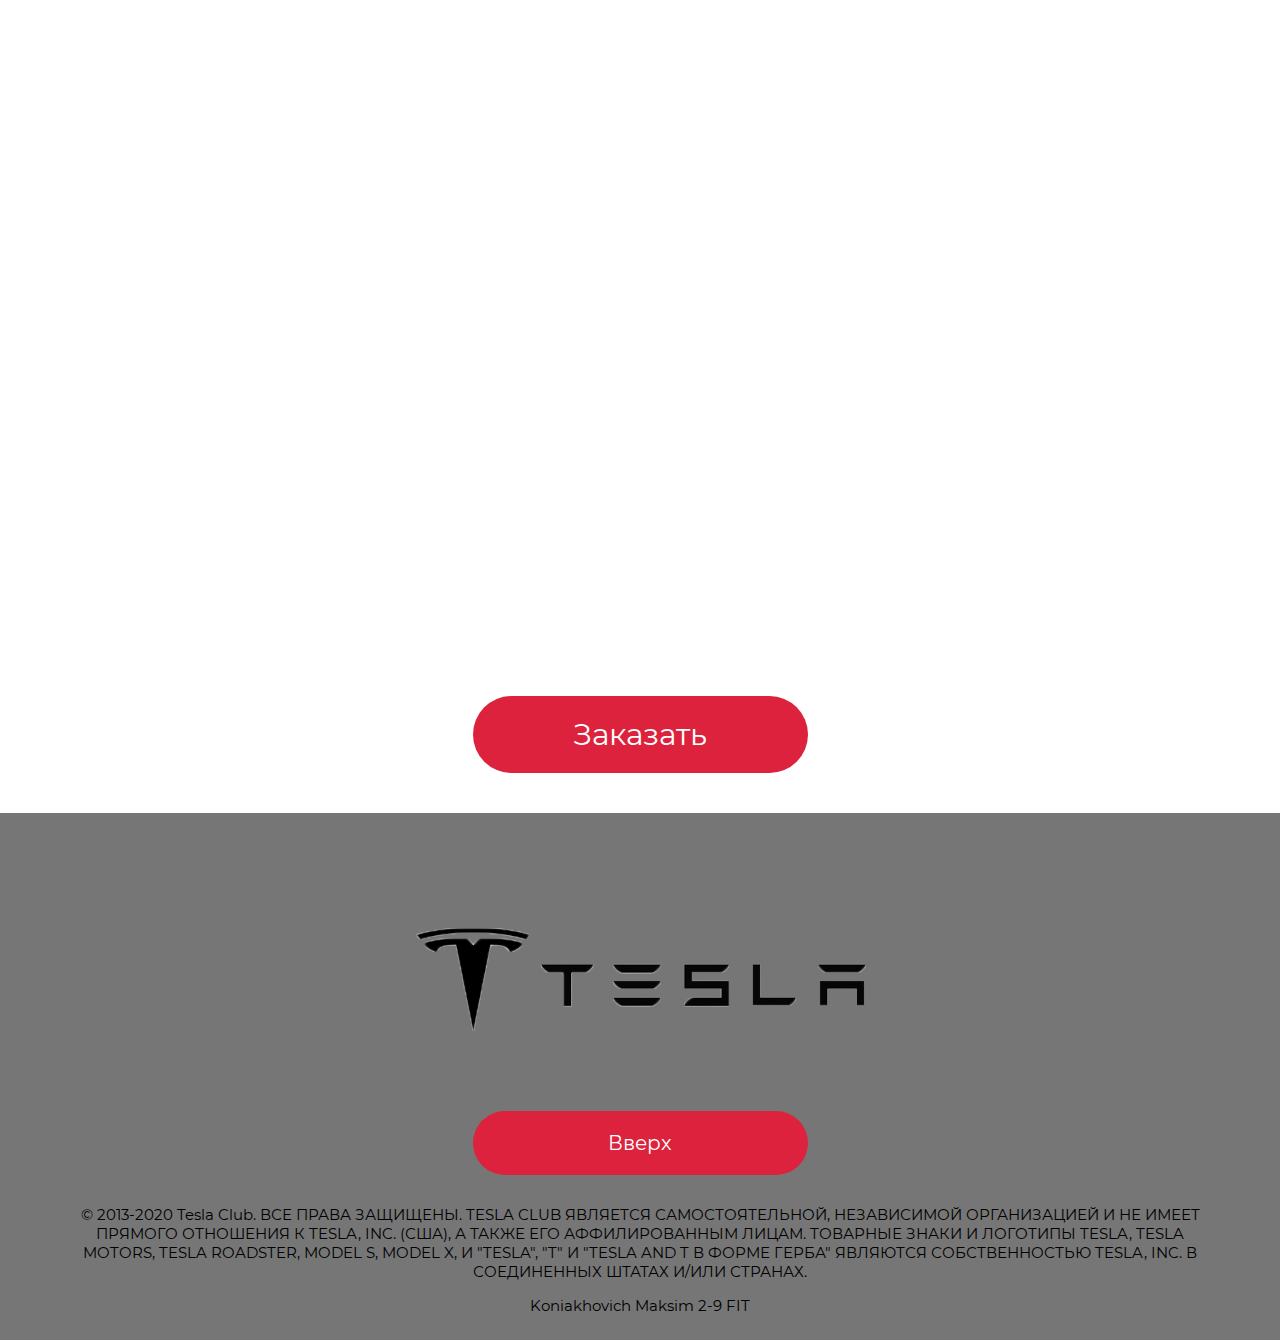
<file: html/Model3.html>
<!DOCTYPE html>
<html lang="ru">
	<head>
		<meta charset="UTF-8">
		<meta name="viewport" content="width=device-width, initial-scale=1.0">
		<link rel="stylesheet" href="../css/nav.css">
		<link rel="stylesheet" href="../css/Sec_Page/main.css">
		<link rel="stylesheet" href="../css/Sec_Page/mobile.css">
		<title>Model 3</title>
		<link rel="shortcut icon" href="../img/title_logo.png" type="image/x-icon">
	</head>

	<body>
		<header id="header" class="header">
			<div class="head">
	        	<nav class="nav">
					<ul class="nav navbar">
						<li><a href="../index.html" title="Home">Home</a></li>
						<li><a href="ModelS.html" title="Model S">Model S</a></li>
						<li><a href="ModelX.html" title="Model X">Model X</a></li>
						<li><a href="Model3.html" title="Model 3">Model 3</a></li>
						<li><a href="ModelY.html" title="Model Y">Model Y</a></li>
						<li><a href="Roadster.html" title="Roadster">Roadster</a></li>
						<li><a href="CyberTruck.html" title="CyberTruck">CyberTruck</a></li>
						<li><a href="Semi.html" title="Semi">Semi</a></li>
					</ul>
				</nav>
    		</div>
		</header>

		<section class="intro img_back">
			<div class="container cont_1">
				<img src="../img/Model3/title_3.jpg" alt="Model S" class="info_img">
			</div>
		</section>

		<section>
			<div class="container cont_2">
				<h2 class="specifications">Характеристики <i>Tesla Model 3</i></h2>	
				<div class="wrapper">
					<div><b>Ускорение</b><br><5,6 секунды 0-100 км/ч</div>
					<div><b>Мощность двигателя</b><br>518 л.с.</div>
					<div><b>Сиденья</b><br>5 взрослых</div>
					<div><b>Запас хода</b><br>409 км</div>
					<div><b>Крутящий момент</b><br>660 Н·м</div>
					<div><b>Батарея</b><br>100 кВт·ч</div>
					<div><b>Привод</b><br>RWD</div>
					<div><b>Максимальная скорость</b><br>225 км/ч</div>
				</div>
			</div>
		</section>		

		<section class="img_back">
			<div class="container cont_3">
				<div class="wrapper">
					<img src="../img/Model3/31.jpg" alt="Model S" class="info_img">
				</div>
			</div>
		</section>	

		<section>
			<div class="container cont_4">
				<h2 class="features">Tesla Model 3: особенности и преимущества электромобиля</h2>	
				<div class="wrapper">Внешний дизайн. Электромобиль имеет обтекаемую и лаконичную форму, благодаря чему инженерам удалось минимизировать коэффициент лобового сопротивления. <br><br>

							Салон. В сравнении с другими моделями «Тесла», интерьер Model 3 стал гораздо минималистичнее. Размер сенсорного дисплея уменьшился — 15 дюймов против 17 — а экран расположен в горизонтальной ориентации. Привычная приборная панель отсутствует, а все необходимые для водителя данные транслируются на монитор в режиме реального времени. Управление практически всеми функциями и системами электромобиля производится при помощи центрального дисплея и пары колесиков на руле — вплоть до регулировки зеркал и открытия перчаточного ящика. <br><br>

							Дополнительные функции. Все Tesla Model 3 снабжаются автопилотом последнего поколения и технически готовы к полностью автономному движению. Система автопилота состоит из радара, 8-ми камер, ультразвуковых датчиков и суперкомпьютера, созданного инженерами компании — такой набор позволяет машине молниеносно реагировать на дорожную обстановку, а в ближайшем будущем участие водителя в поездке ограничится введением пункта назначения в навигационную систему. 
					
				</div>
			</div>
		</section>

		<section class="img_back">
			<div class="container sld">
				<div class="wrapper">
					<img src="../img/arrow.png" alt="" width="50px" class="arrow arrow-prev"  onclick="minusSlide()">
					<div class="slider">
						<div class="slider_wrapper">
							<div class="cars"> 
								<img src="../img/Model3/32.jpg" alt="Model S" width="60%" class="info_img">
							</div>

							<div class="cars">
								<img src="../img/Model3/33.jpg" alt="Model S" class="info_img">
							</div>

							<div class="cars"> 
								<img src="../img/Model3/34.jpg" alt="Model S" class="info_img">
							</div>

							<div class="cars">
								<img src="../img/Model3/3_in.jpg" alt="Model S" class="info_img">
							</div>
						</div>
					</div>
					<img src="../img/arrow.png" alt="" width="50px" class="arrow arrow-forward" onclick="plusSlide()">
				</div>
			</div>
		</section>


		<section>
			<div class="container cont_6">
				<h2 class="autopilot">Автопилот Tesla</h2>
				<div class="wrapper">
					<div><h3>360°</h3>
						Восемь камер контролируют окружение машины
					</div>

					<div><h3>250м</h3>
						Дальность распознавания препятствий
					</div>

					<div><h3>2 сенсоров</h3>
						Видят автомобили, опасные ситуации, помогают парковаться
					</div>
				</div>
			</div>
		</section>

		<section>
			<div class="container cont_7">
				<div class="wrapper">
					<iframe width="100%" height="600" src="https://www.youtube.com/embed/i8horkJjxco" frameborder="0" allow="accelerometer; autoplay; clipboard-write; encrypted-media; gyroscope; picture-in-picture" allowfullscreen class="video"></iframe>
				</div>
			</div>
		</section>

		<section>
			<div class="container cont_7">
				<div class="wrapper">
					<a href="Form.html" class="deal button">Заказать</a>
				</div>
			</div>
		</section>

		<footer id="footer" class="footer">
			<div class="container foot">
				<div class="footer_block">
					<img src="../img/logo.png" alt="Tesla Logo" class="footer_logo">
					<p><a href="#" class="button footer_up" >Вверх</a></p>
					<p>© 2013-2020 Tesla Club. ВСЕ ПРАВА ЗАЩИЩЕНЫ.
						TESLA CLUB ЯВЛЯЕТСЯ САМОСТОЯТЕЛЬНОЙ, НЕЗАВИСИМОЙ ОРГАНИЗАЦИЕЙ И НЕ ИМЕЕТ ПРЯМОГО ОТНОШЕНИЯ К TESLA, INC. (США), А ТАКЖЕ ЕГО АФФИЛИРОВАННЫМ ЛИЦАМ. ТОВАРНЫЕ ЗНАКИ И ЛОГОТИПЫ TESLA, TESLA MOTORS, TESLA ROADSTER, MODEL S, MODEL X, И "TESLA", "T" И "TESLA AND T В ФОРМЕ ГЕРБА" ЯВЛЯЮТСЯ СОБСТВЕННОСТЬЮ TESLA, INC. В СОЕДИНЕННЫХ ШТАТАХ И/ИЛИ СТРАНАХ.</p>
				</div>
			</div>
			<div class = "innerXML"></div>
		</footer>
		<script src="../js/jquery.min.js"></script>
		<script src="../js/buttons.js"></script>
		<script src="../js/slider.js"></script>
		<script src="../js/xmlToPage.js"></script>
	</body>
</html>
</file>
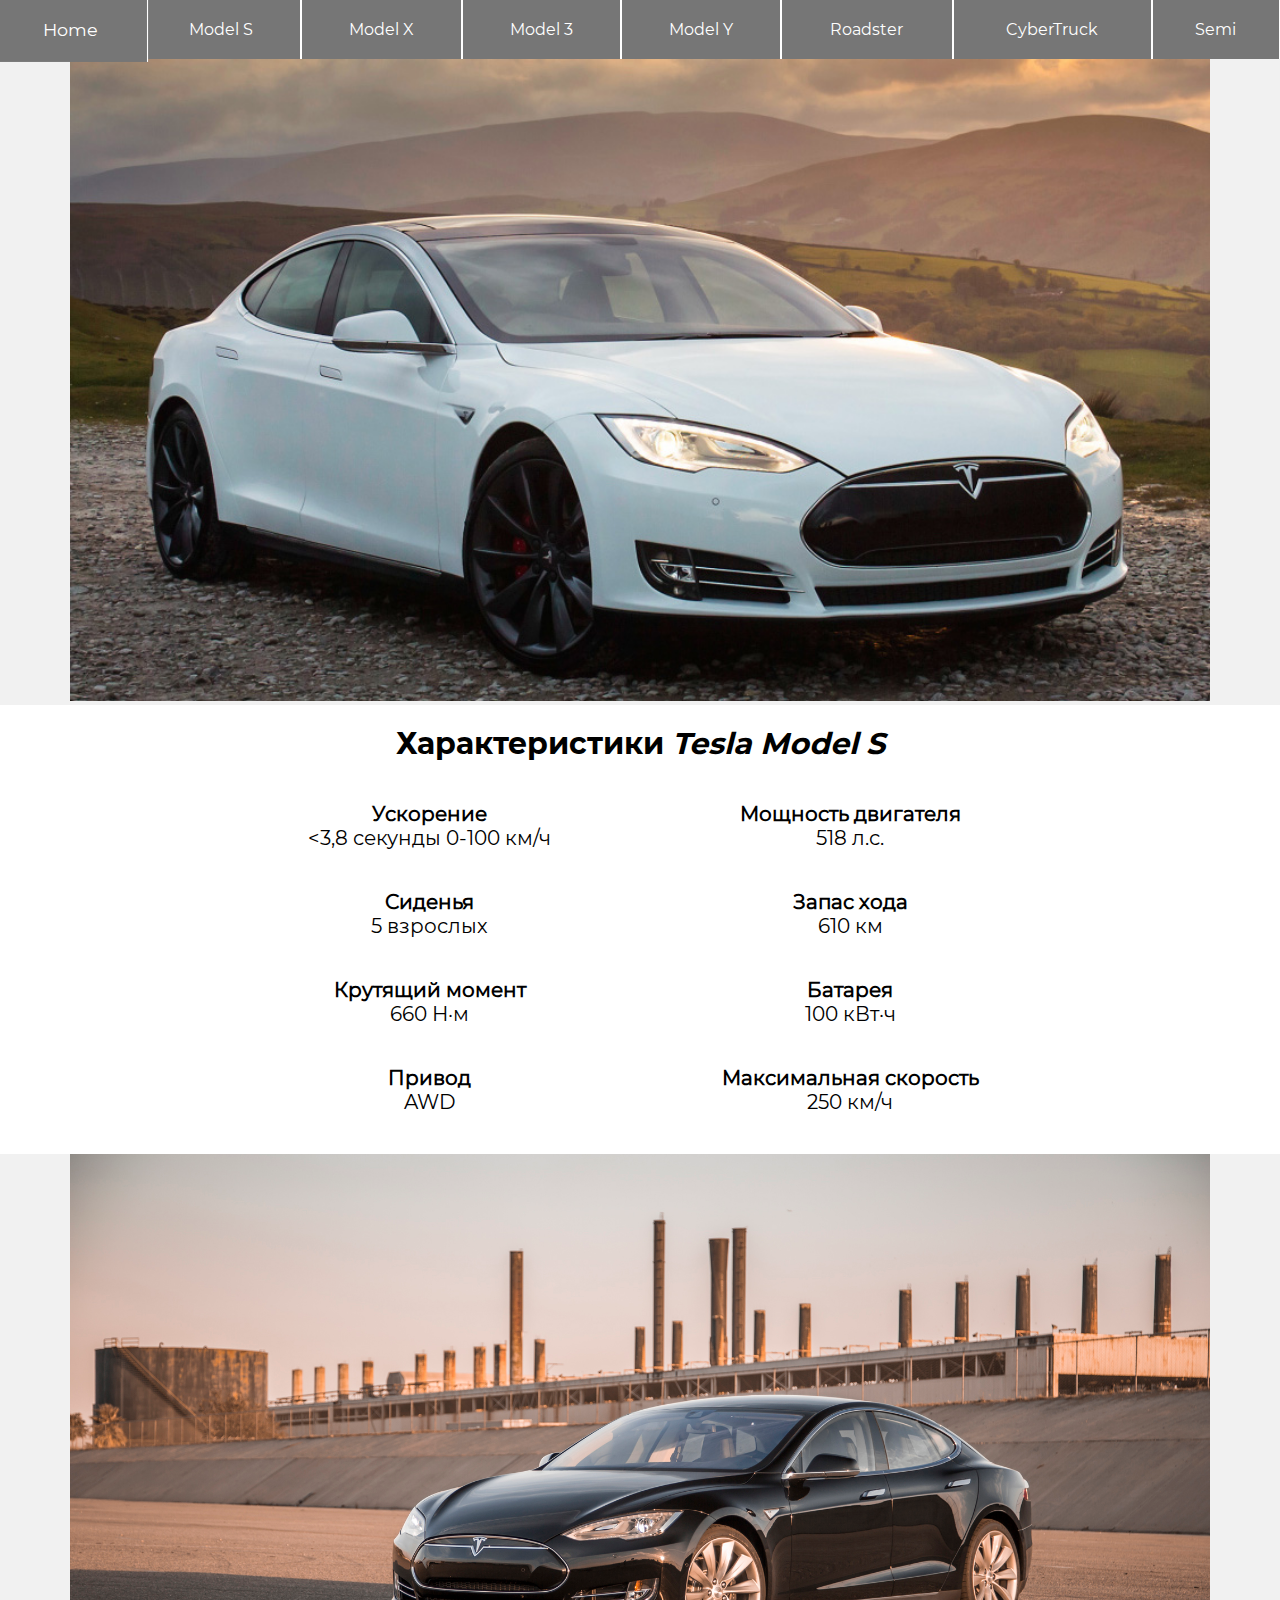
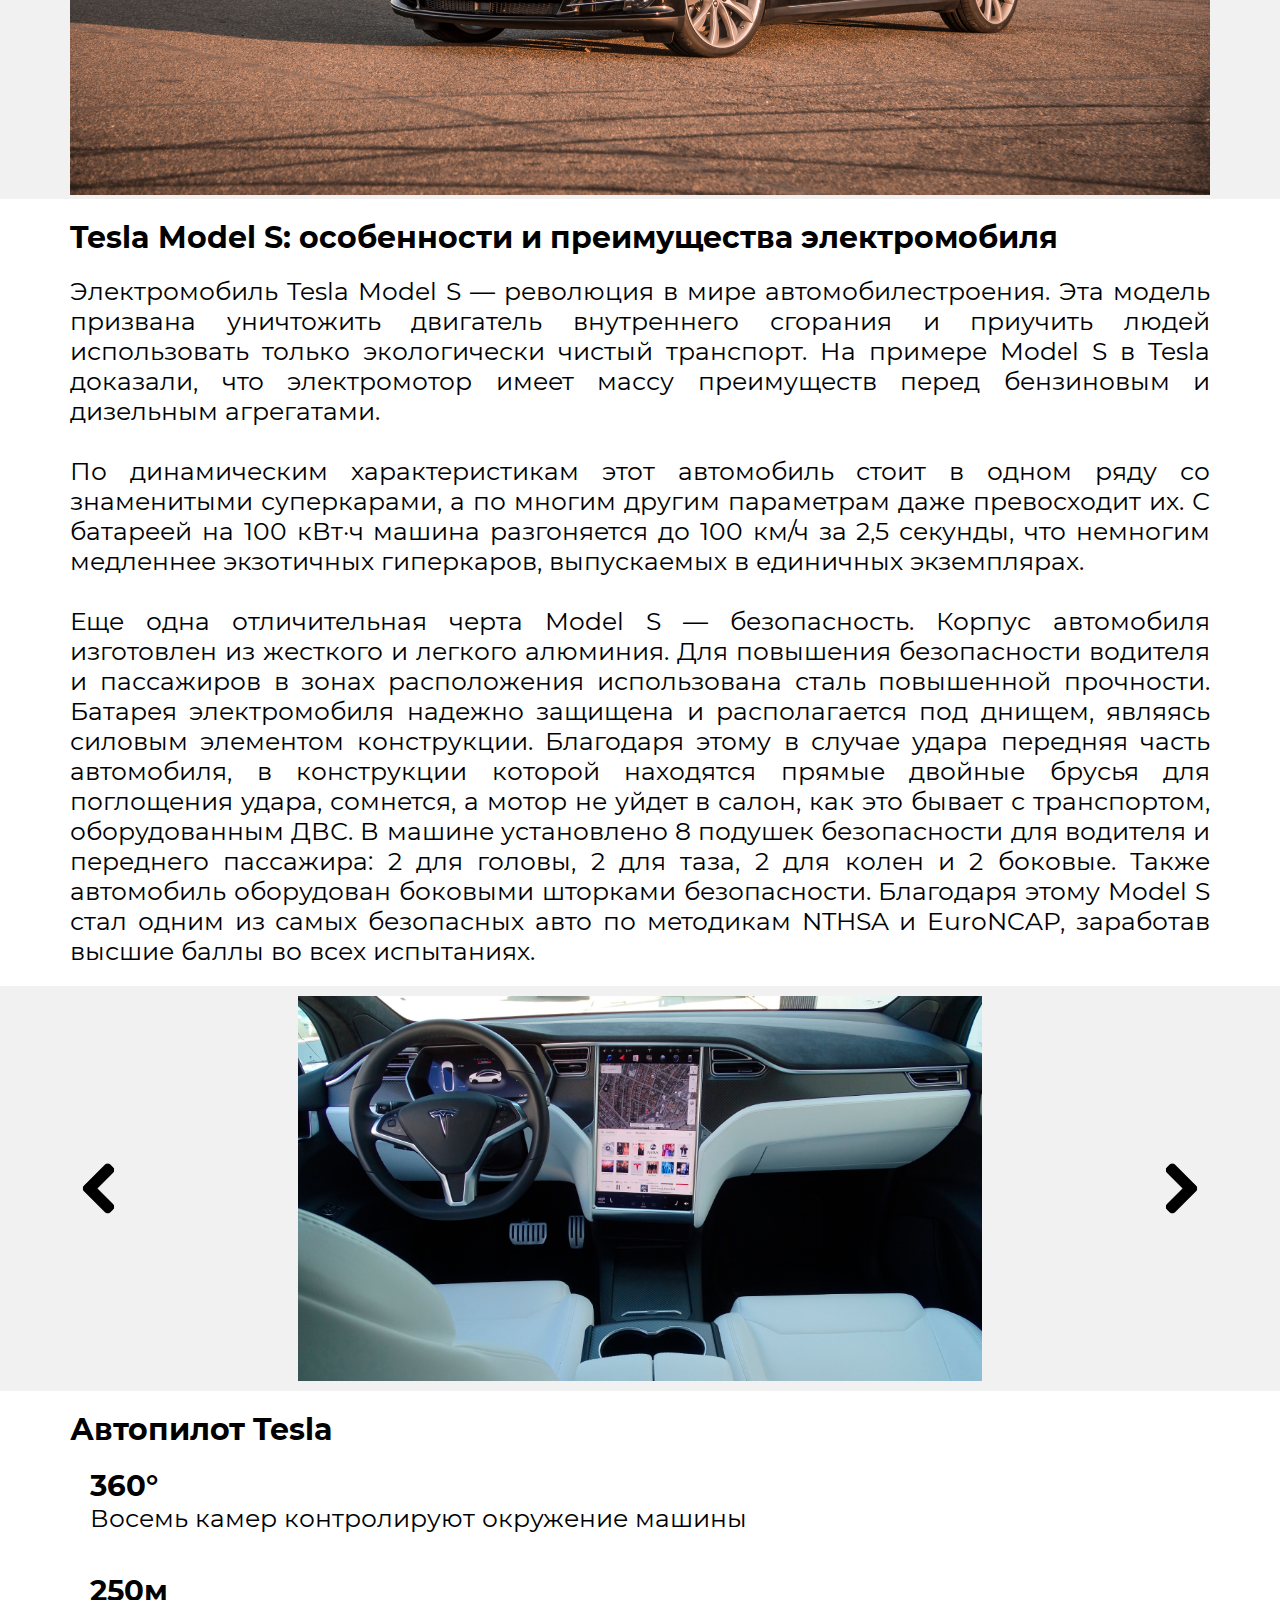
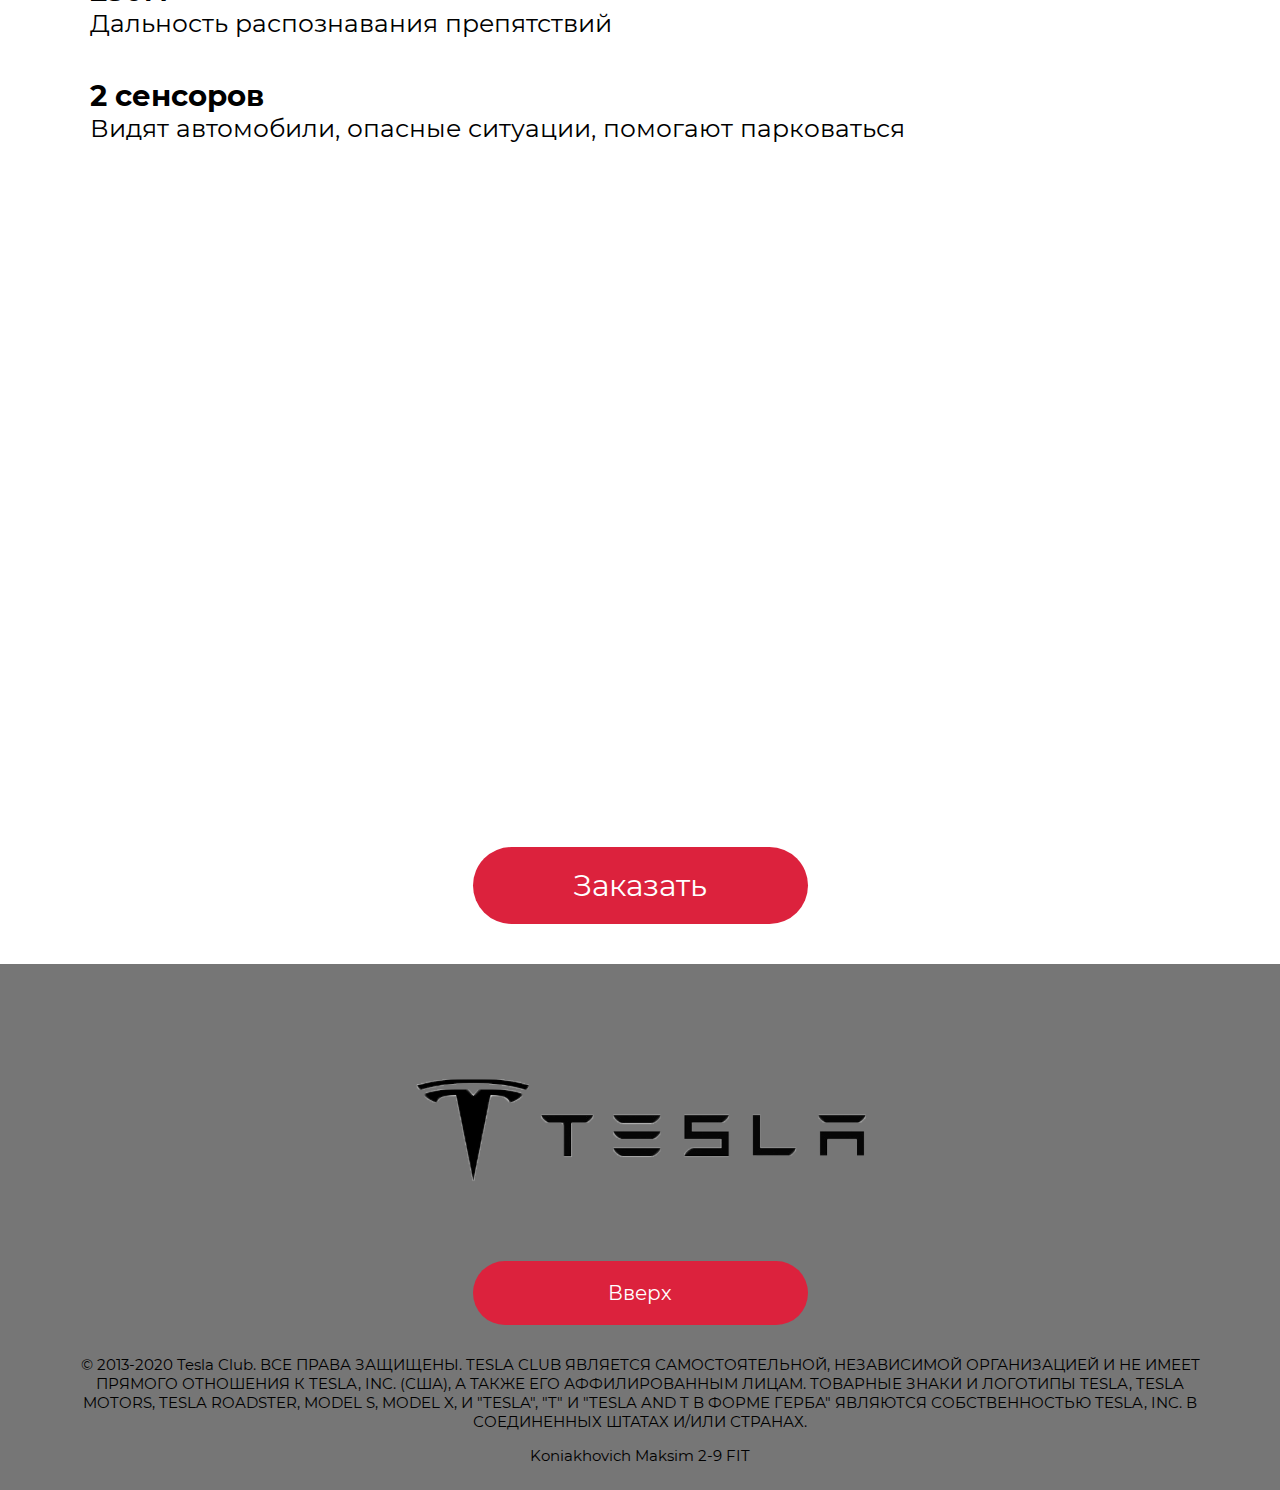
<file: html/ModelS.html>
<!DOCTYPE html>
<html lang="ru">
	<head>
		<meta charset="UTF-8">
		<meta name="viewport" content="width=device-width, initial-scale=1.0">
		<link rel="stylesheet" href="../css/nav.css">
		<link rel="stylesheet" href="../css/Sec_Page/main.css">
		<link rel="stylesheet" href="../css/Sec_Page/mobile.css">
		<title>Model S</title>
		<link rel="shortcut icon" href="../img/title_logo.png" type="image/x-icon">
	</head>

	<body>
		<header id="header" class="header">
			<div class="head">
	        	<nav class="nav">
					<ul class="nav navbar">
						<li><a href="../index.html" title="Home">Home</a></li>
						<li><a href="ModelS.html" title="Model S">Model S</a></li>
						<li><a href="ModelX.html" title="Model X">Model X</a></li>
						<li><a href="Model3.html" title="Model 3">Model 3</a></li>
						<li><a href="ModelY.html" title="Model Y">Model Y</a></li>
						<li><a href="Roadster.html" title="Roadster">Roadster</a></li>
						<li><a href="CyberTruck.html" title="CyberTruck">CyberTruck</a></li>
						<li><a href="Semi.html" title="Semi">Semi</a></li>
					</ul>
				</nav>
    		</div>
		</header>

		<section class="intro img_back">
			<div class="container cont_1">
				<img src="../img/ModelS/title_S.jpg" alt="Model S" class="info_img">
			</div>
		</section>

		<section>
			<div class="container cont_2">
				<h2 class="specifications">Характеристики <i>Tesla Model S</i></h2>	
				<div class="wrapper">
					<div><b>Ускорение</b><br><3,8 секунды 0-100 км/ч</div>
					<div><b>Мощность двигателя</b><br>518 л.с.</div>
					<div><b>Сиденья</b><br>5 взрослых</div>
					<div><b>Запас хода</b><br>610 км</div>
					<div><b>Крутящий момент</b><br>660 Н·м</div>
					<div><b>Батарея</b><br>100 кВт·ч</div>
					<div><b>Привод</b><br>AWD</div>
					<div><b>Максимальная скорость</b><br>250 км/ч</div>
				</div>
			</div>
		</section>		

		<section class="img_back">
			<div class="container cont_3">
				<div class="wrapper">
					<img src="../img/ModelS/s1.jpg" alt="Model S" class="info_img">
				</div>
			</div>
		</section>	

		<section>
			<div class="container cont_4">
				<h2 class="features">Tesla Model S: особенности и преимущества электромобиля</h2>	
				<div class="wrapper">
					Электромобиль Tesla Model S — революция в мире автомобилестроения. Эта модель призвана уничтожить двигатель внутреннего сгорания и приучить людей использовать только экологически чистый транспорт. На примере Model S в Tesla доказали, что электромотор имеет массу преимуществ перед бензиновым и дизельным агрегатами. <br><br>

					По динамическим характеристикам этот автомобиль стоит в одном ряду со знаменитыми суперкарами, а по многим другим параметрам даже превосходит их. С батареей на 100 кВт·ч машина разгоняется до 100 км/ч за 2,5 секунды, что немногим медленнее экзотичных гиперкаров, выпускаемых в единичных экземплярах. <br><br>

					Еще одна отличительная черта Model S — безопасность. Корпус автомобиля изготовлен из жесткого и легкого алюминия. Для повышения безопасности водителя и пассажиров в зонах расположения использована сталь повышенной прочности. Батарея электромобиля надежно защищена и располагается под днищем, являясь силовым элементом конструкции. Благодаря этому в случае удара передняя часть автомобиля, в конструкции которой находятся прямые двойные брусья для поглощения удара, сомнется, а мотор не уйдет в салон, как это бывает с транспортом, оборудованным ДВС. В машине установлено 8 подушек безопасности для водителя и переднего пассажира: 2 для головы, 2 для таза, 2 для колен и 2 боковые. Также автомобиль оборудован боковыми шторками безопасности. Благодаря этому Model S стал одним из самых безопасных авто по методикам NTHSA и EuroNCAP, заработав высшие баллы во всех испытаниях.
				</div>
			</div>
		</section>

		<section class="img_back">
			<div class="container sld">
				<div class="wrapper">
					<img src="../img/arrow.png" alt="" width="50px" class="arrow arrow-prev"  onclick="minusSlide()">
					<div class="slider">
						<div class="slider_wrapper">
							<div class="cars"> 
								<img src="../img/ModelS/s_in1.jpg" alt="Model S" width="60%" class="info_img">
							</div>

							<div class="cars">
								<img src="../img/ModelS/s3.jpg" alt="Model S" class="info_img">
							</div>

							<div class="cars"> 
								<img src="../img/ModelS/s4.jpg" alt="Model S" class="info_img">
							</div>

							<div class="cars">
								<img src="../img/ModelS/s2.jpg" alt="Model S" class="info_img">
							</div>
						</div>
					</div>
					<img src="../img/arrow.png" alt="" width="50px" class="arrow arrow-forward" onclick="plusSlide()">
				</div>
			</div>
		</section>

		<section>
			<div class="container cont_6">
				<h2 class="autopilot">Автопилот Tesla</h2>
				<div class="wrapper">
					<div><h3>360°</h3>
						Восемь камер контролируют окружение машины
					</div>

					<div><h3>250м</h3>
						Дальность распознавания препятствий
					</div>

					<div><h3>2 сенсоров</h3>
						Видят автомобили, опасные ситуации, помогают парковаться
					</div>
				</div>
			</div>
		</section>

		<section>
			<div class="container cont_7">
				<div class="wrapper">
					<iframe width="100%" height="600px" src="https://www.youtube.com/embed/GMpcW6qSkw8" frameborder="0" allow="accelerometer; autoplay; clipboard-write; encrypted-media; gyroscope; picture-in-picture" allowfullscreen class="video"></iframe>
				</div>
			</div>
		</section>

		<section>
			<div class="container cont_7">
				<div class="wrapper">
					<a href="Form.html" class="deal button">Заказать</a>
				</div>
			</div>
		</section>

		<footer id="footer" class="footer">
			<div class="container foot">
				<div class="footer_block">
					<img src="../img/logo.png" alt="Tesla Logo" class="footer_logo">
					<p><a href="#" class="button footer_up" onclick="" >Вверх</a></p>
					<p>© 2013-2020 Tesla Club. ВСЕ ПРАВА ЗАЩИЩЕНЫ.
						TESLA CLUB ЯВЛЯЕТСЯ САМОСТОЯТЕЛЬНОЙ, НЕЗАВИСИМОЙ ОРГАНИЗАЦИЕЙ И НЕ ИМЕЕТ ПРЯМОГО ОТНОШЕНИЯ К TESLA, INC. (США), А ТАКЖЕ ЕГО АФФИЛИРОВАННЫМ ЛИЦАМ. ТОВАРНЫЕ ЗНАКИ И ЛОГОТИПЫ TESLA, TESLA MOTORS, TESLA ROADSTER, MODEL S, MODEL X, И "TESLA", "T" И "TESLA AND T В ФОРМЕ ГЕРБА" ЯВЛЯЮТСЯ СОБСТВЕННОСТЬЮ TESLA, INC. В СОЕДИНЕННЫХ ШТАТАХ И/ИЛИ СТРАНАХ.</p>
				</div>
			</div>
			<div class = "innerXML"></div>
		</footer>
		<script src="../js/jquery.min.js"></script>
		<script src="../js/buttons.js"></script>
		<script src="../js/slider.js"></script>
		<script src="../js/xmlToPage.js"></script>
	</body>
</html>
</file>
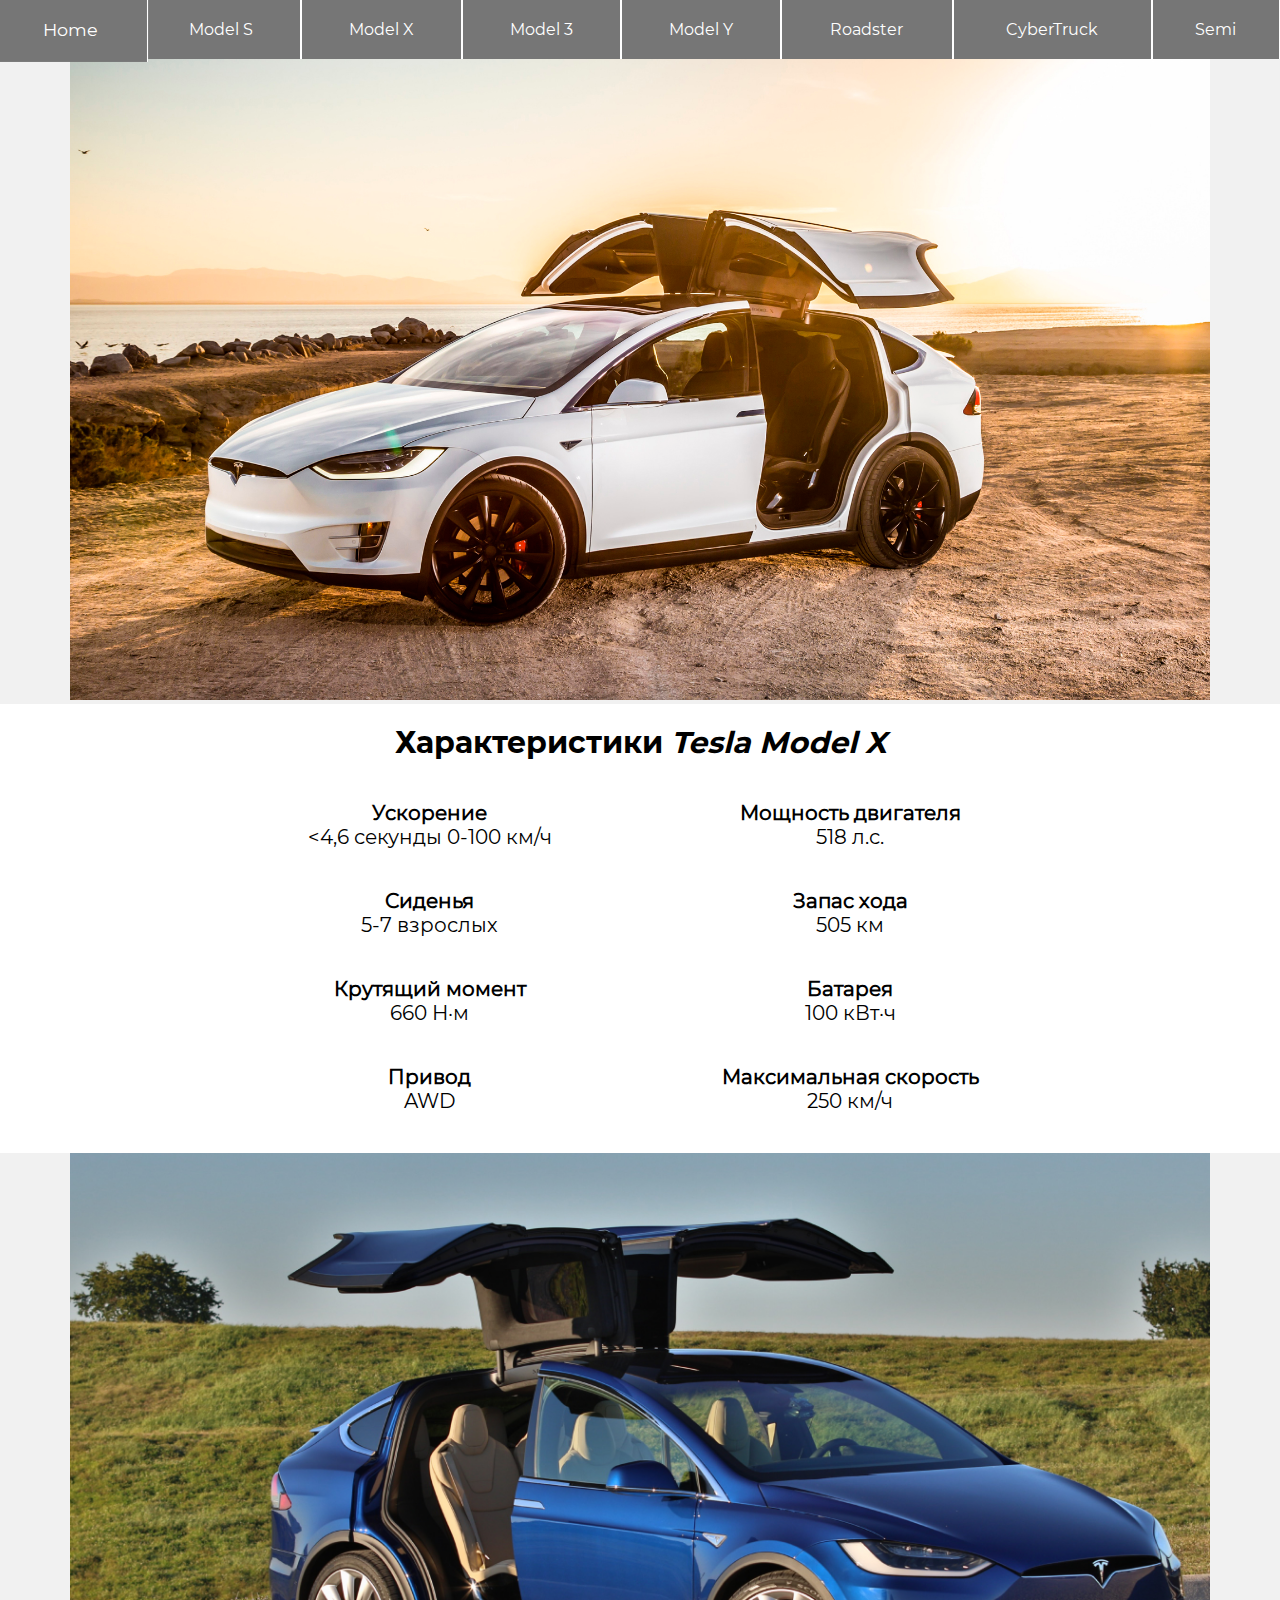
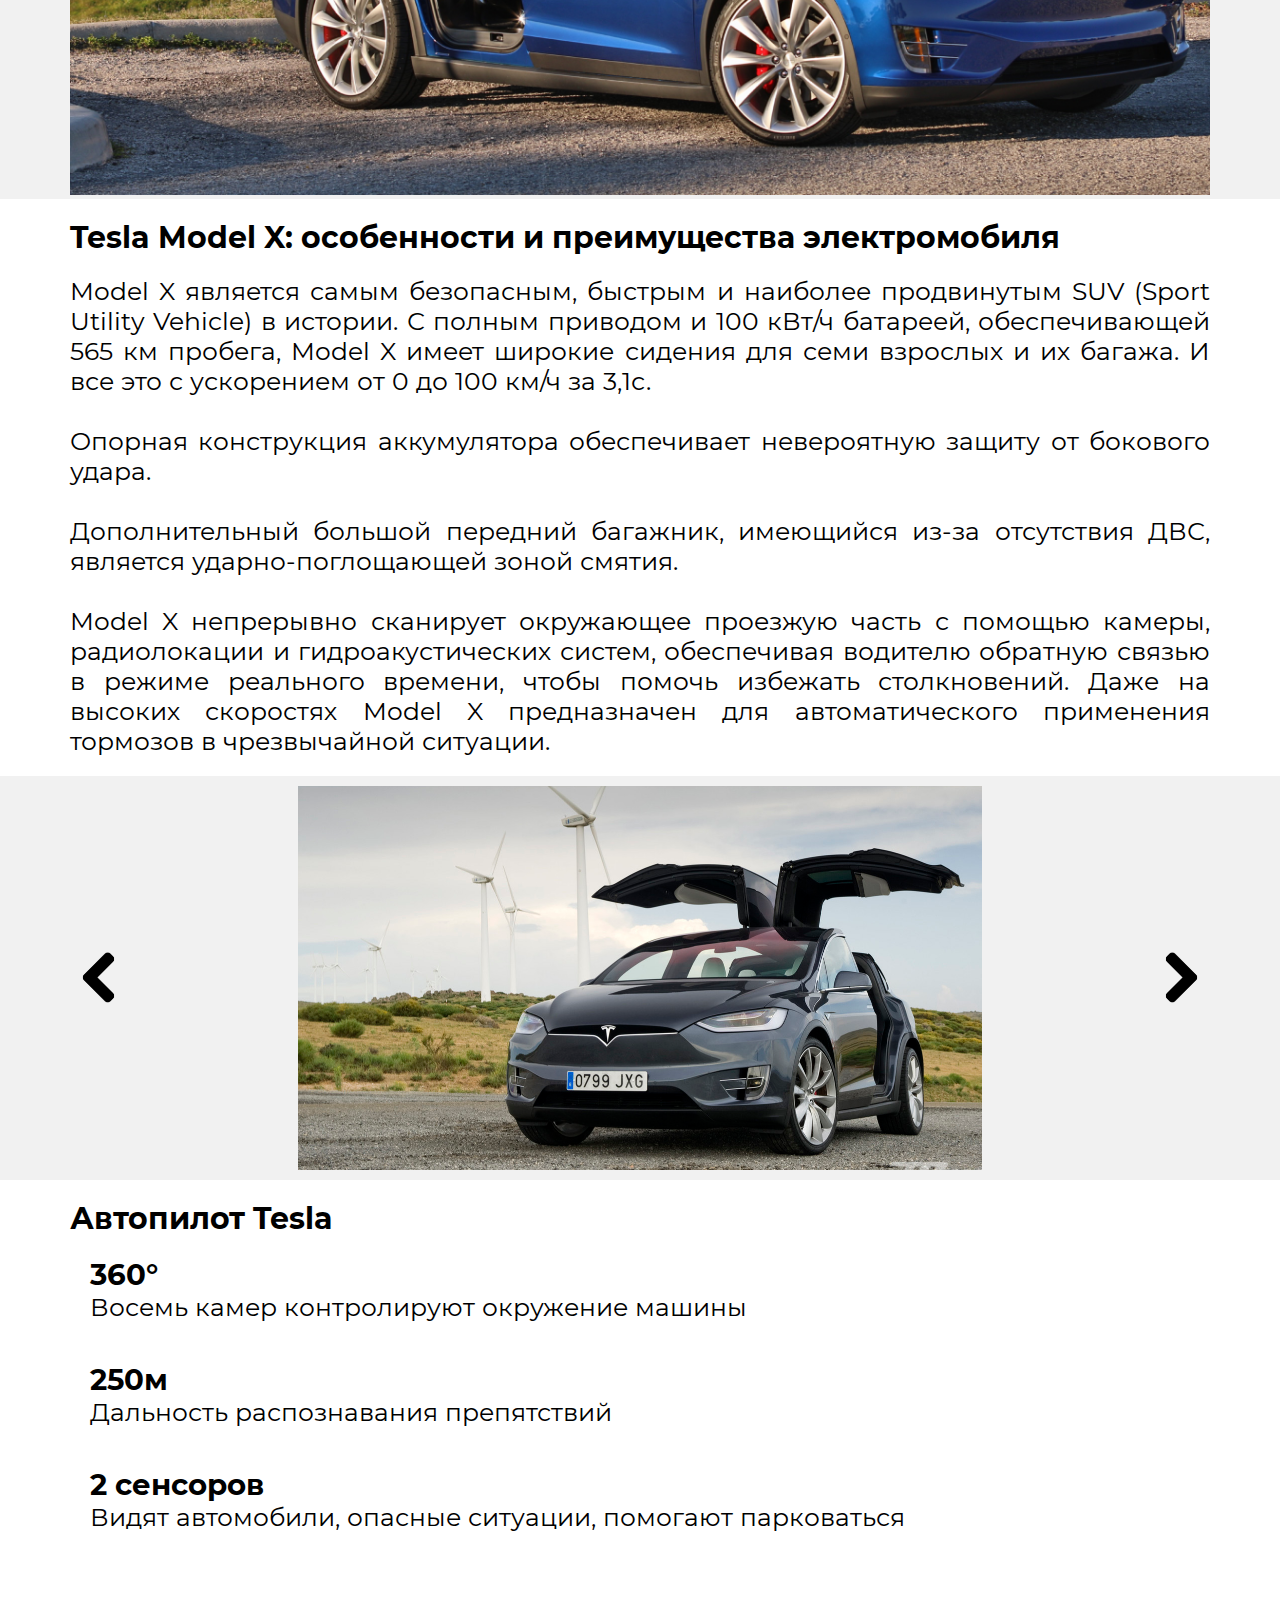
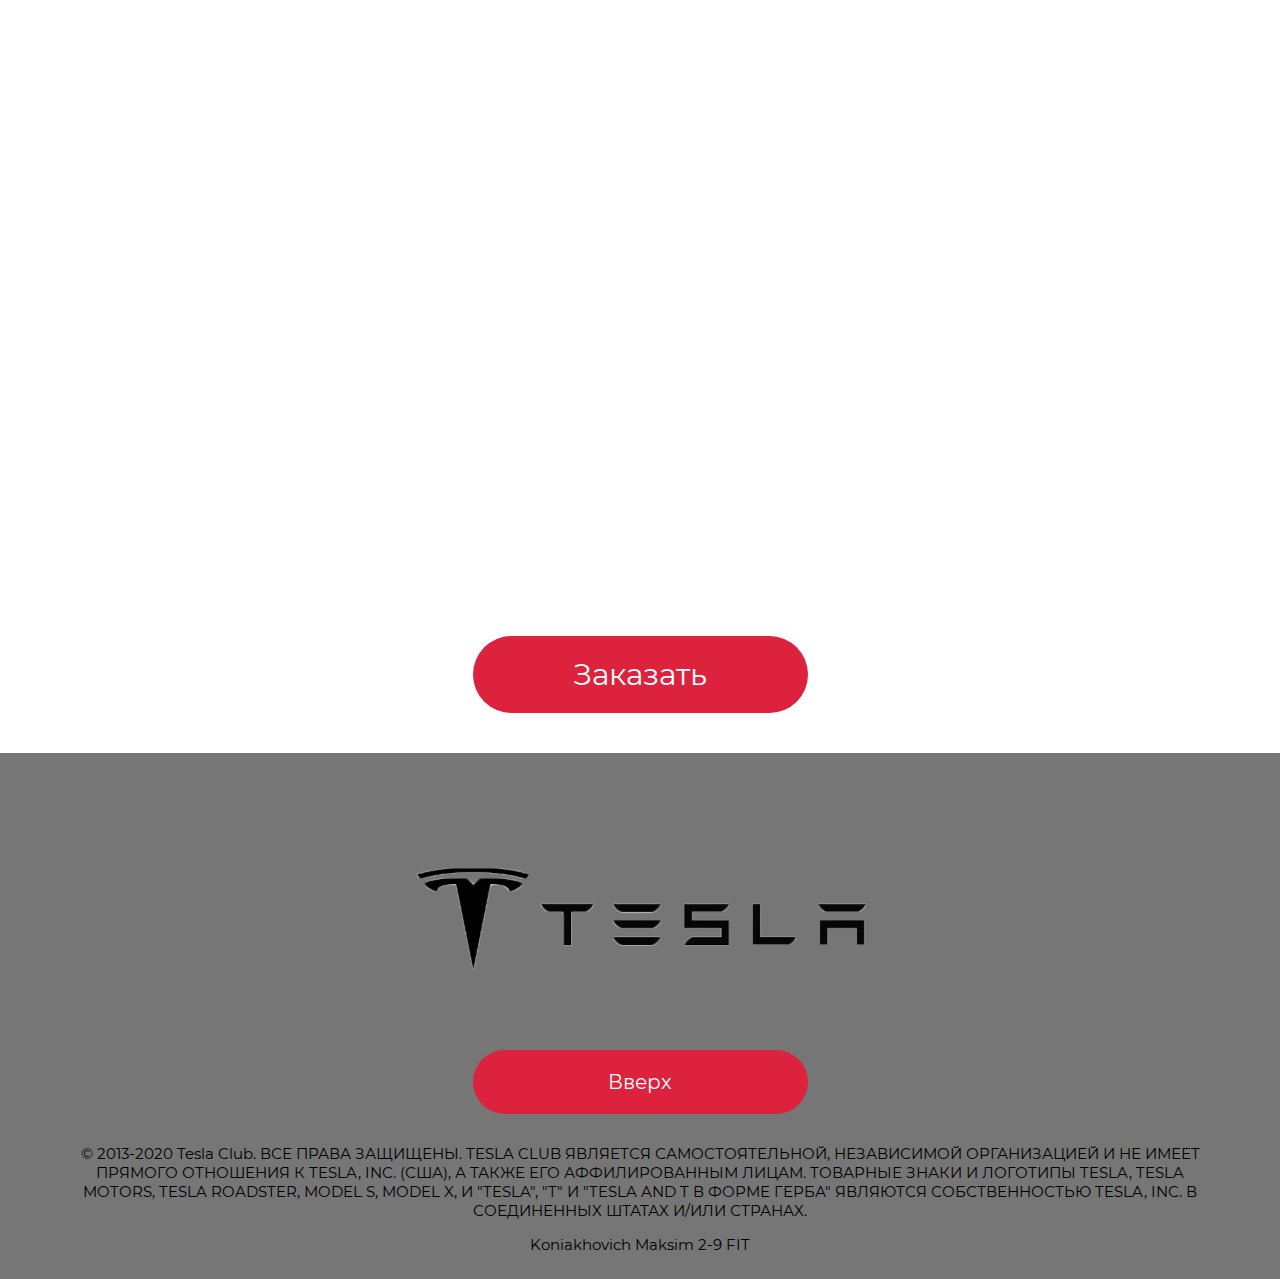
<file: html/ModelX.html>
<!DOCTYPE html>
<html lang="ru">
	<head>
		<meta charset="UTF-8">
		<meta name="viewport" content="width=device-width, initial-scale=1.0">
		<link rel="stylesheet" href="../css/nav.css">
		<link rel="stylesheet" href="../css/Sec_Page/main.css">
		<link rel="stylesheet" href="../css/Sec_Page/mobile.css">
		<title>Model X</title>
		<link rel="shortcut icon" href="../img/title_logo.png" type="image/x-icon">
	</head>

	<body>
		<header id="header" class="header">
			<div class="head">
	        	<nav class="nav">
					<ul class="nav navbar">
						<li><a href="../index.html" title="Home">Home</a></li>
						<li><a href="ModelS.html" title="Model S">Model S</a></li>
						<li><a href="ModelX.html" title="Model X">Model X</a></li>
						<li><a href="Model3.html" title="Model 3">Model 3</a></li>
						<li><a href="ModelY.html" title="Model Y">Model Y</a></li>
						<li><a href="Roadster.html" title="Roadster">Roadster</a></li>
						<li><a href="CyberTruck.html" title="CyberTruck">CyberTruck</a></li>
						<li><a href="Semi.html" title="Semi">Semi</a></li>
					</ul>
				</nav>
    		</div>
		</header>

		<section class="intro img_back">
			<div class="container cont_1">
				<img src="../img/ModelX/title_X.jpg" alt="Model S" class="info_img">
			</div>
		</section>

		<section>
			<div class="container cont_2">
				<h2 class="specifications">Характеристики <i>Tesla Model X</i></h2>	
				<div class="wrapper">
					<div><b>Ускорение</b><br><4,6 секунды 0-100 км/ч</div>
					<div><b>Мощность двигателя</b><br>518 л.с.</div>
					<div><b>Сиденья</b><br>5-7 взрослых</div>
					<div><b>Запас хода</b><br>505 км</div>
					<div><b>Крутящий момент</b><br>660 Н·м</div>
					<div><b>Батарея</b><br>100 кВт·ч</div>
					<div><b>Привод</b><br>AWD</div>
					<div><b>Максимальная скорость</b><br>250 км/ч</div>
				</div>
			</div>
		</section>		

		<section class="img_back">
			<div class="container cont_3">
				<div class="wrapper">
					<img src="../img/ModelX/x1.jpg" alt="Model S" class="info_img">
				</div>
			</div>
		</section>	

		<section>
			<div class="container cont_4">
				<h2 class="features">Tesla Model X: особенности и преимущества электромобиля</h2>	
				<div class="wrapper">
					Model X является самым безопасным, быстрым и наиболее продвинутым SUV (Sport Utility Vehicle) в истории. С полным приводом и 100 кВт/ч батареей, обеспечивающей 565 км пробега, Model X имеет широкие сидения для семи взрослых и их багажа. И все это с ускорением от 0 до 100 км/ч за 3,1с. <br><br>

					Опорная конструкция аккумулятора обеспечивает невероятную защиту от бокового удара. <br><br>
					Дополнительный большой передний багажник, имеющийся из-за отсутствия ДВС, является ударно-поглощающей зоной смятия. <br><br>
					Model X непрерывно сканирует окружающее проезжую часть с помощью камеры, радиолокации и гидроакустических систем, обеспечивая водителю обратную связью в режиме реального времени, чтобы помочь избежать столкновений. Даже на высоких скоростях Model X предназначен для автоматического применения тормозов в чрезвычайной ситуации. 
				</div>
			</div>
		</section>

		<section class="img_back">
			<div class="container sld">
				<div class="wrapper">
					<img src="../img/arrow.png" alt="" width="50px" class="arrow arrow-prev"  onclick="minusSlide()">
					<div class="slider">
						<div class="slider_wrapper">
							<div class="cars"> 
								<img src="../img/ModelX/x2.jpg" alt="Model S" width="60%" class="info_img">
							</div>

							<div class="cars">
								<img src="../img/ModelX/x3.jpg" alt="Model S" class="info_img">
							</div>

							<div class="cars"> 
								<img src="../img/ModelX/x_in1.jpg" alt="Model S" class="info_img">
							</div>

							<div class="cars">
								<img src="../img/ModelX/x_in2.jpg" alt="Model S" class="info_img">
							</div>
						</div>
					</div>
					<img src="../img/arrow.png" alt="" width="50px" class="arrow arrow-forward" onclick="plusSlide()">
				</div>
			</div>
		</section>

		<section>
			<div class="container cont_6">
				<h2 class="autopilot">Автопилот Tesla</h2>
				<div class="wrapper">
					<div><h3>360°</h3>
						Восемь камер контролируют окружение машины
					</div>

					<div><h3>250м</h3>
						Дальность распознавания препятствий
					</div>

					<div><h3>2 сенсоров</h3>
						Видят автомобили, опасные ситуации, помогают парковаться
					</div>
				</div>
			</div>
		</section>

		<section>
			<div class="container cont_7">
				<div class="wrapper">
					<iframe width="100%" height="600" src="https://www.youtube.com/embed/EONVXpMvAmc" frameborder="0" allow="accelerometer; autoplay; clipboard-write; encrypted-media; gyroscope; picture-in-picture" allowfullscreen class="video"></iframe>
				</div>
			</div>
		</section>

		<section>
			<div class="container cont_7">
				<div class="wrapper">
					<a href="Form.html" class="deal button">Заказать</a>
				</div>
			</div>
		</section>

		<footer id="footer" class="footer">
			<div class="container foot">
				<div class="footer_block">
					<img src="../img/logo.png" alt="Tesla Logo" class="footer_logo">
					<p><a href="#" class="button footer_up">Вверх</a></p>
					<p>© 2013-2020 Tesla Club. ВСЕ ПРАВА ЗАЩИЩЕНЫ.
						TESLA CLUB ЯВЛЯЕТСЯ САМОСТОЯТЕЛЬНОЙ, НЕЗАВИСИМОЙ ОРГАНИЗАЦИЕЙ И НЕ ИМЕЕТ ПРЯМОГО ОТНОШЕНИЯ К TESLA, INC. (США), А ТАКЖЕ ЕГО АФФИЛИРОВАННЫМ ЛИЦАМ. ТОВАРНЫЕ ЗНАКИ И ЛОГОТИПЫ TESLA, TESLA MOTORS, TESLA ROADSTER, MODEL S, MODEL X, И "TESLA", "T" И "TESLA AND T В ФОРМЕ ГЕРБА" ЯВЛЯЮТСЯ СОБСТВЕННОСТЬЮ TESLA, INC. В СОЕДИНЕННЫХ ШТАТАХ И/ИЛИ СТРАНАХ.</p>
				</div>
			</div>
			<div class = "innerXML"></div>
		</footer>
		<script src="../js/jquery.min.js"></script>
		<script src="../js/buttons.js"></script>
		<script src="../js/slider.js"></script>
		<script src="../js/xmlToPage.js"></script>
	</body>
</html>
</file>
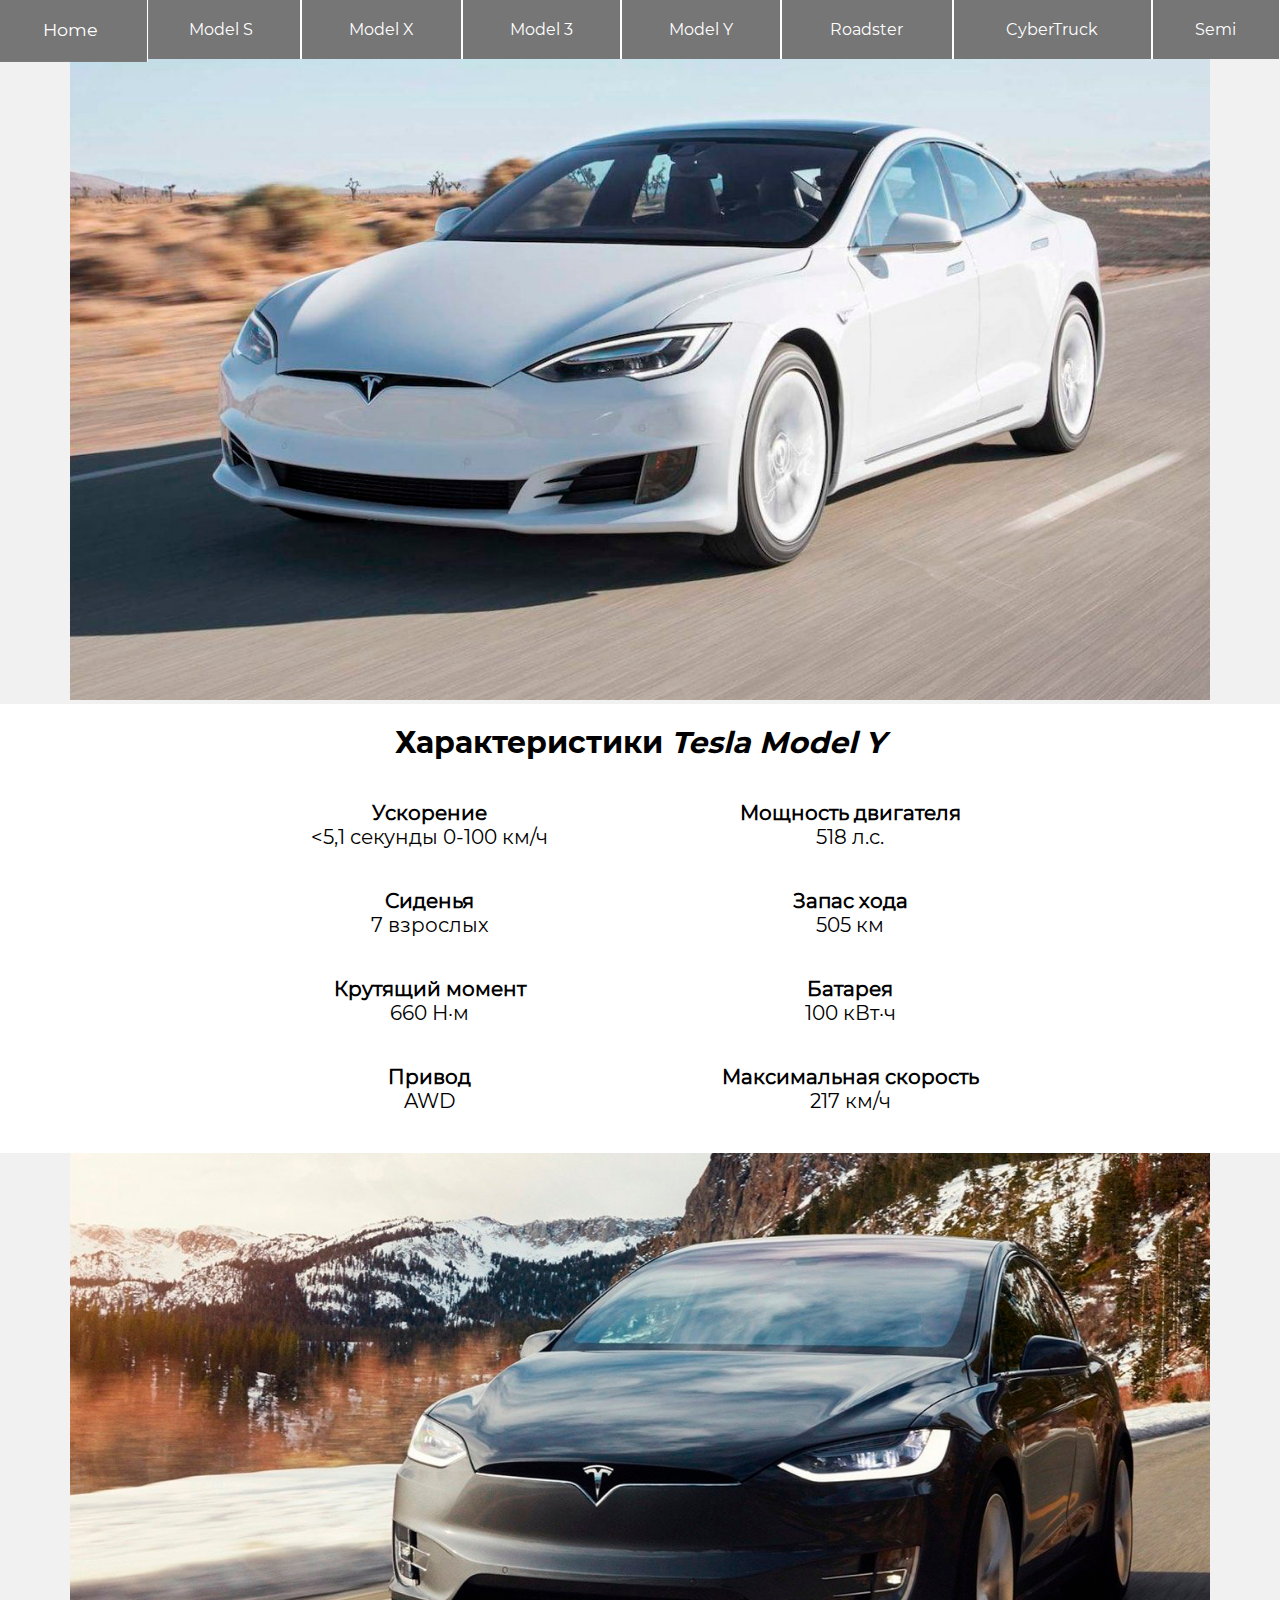
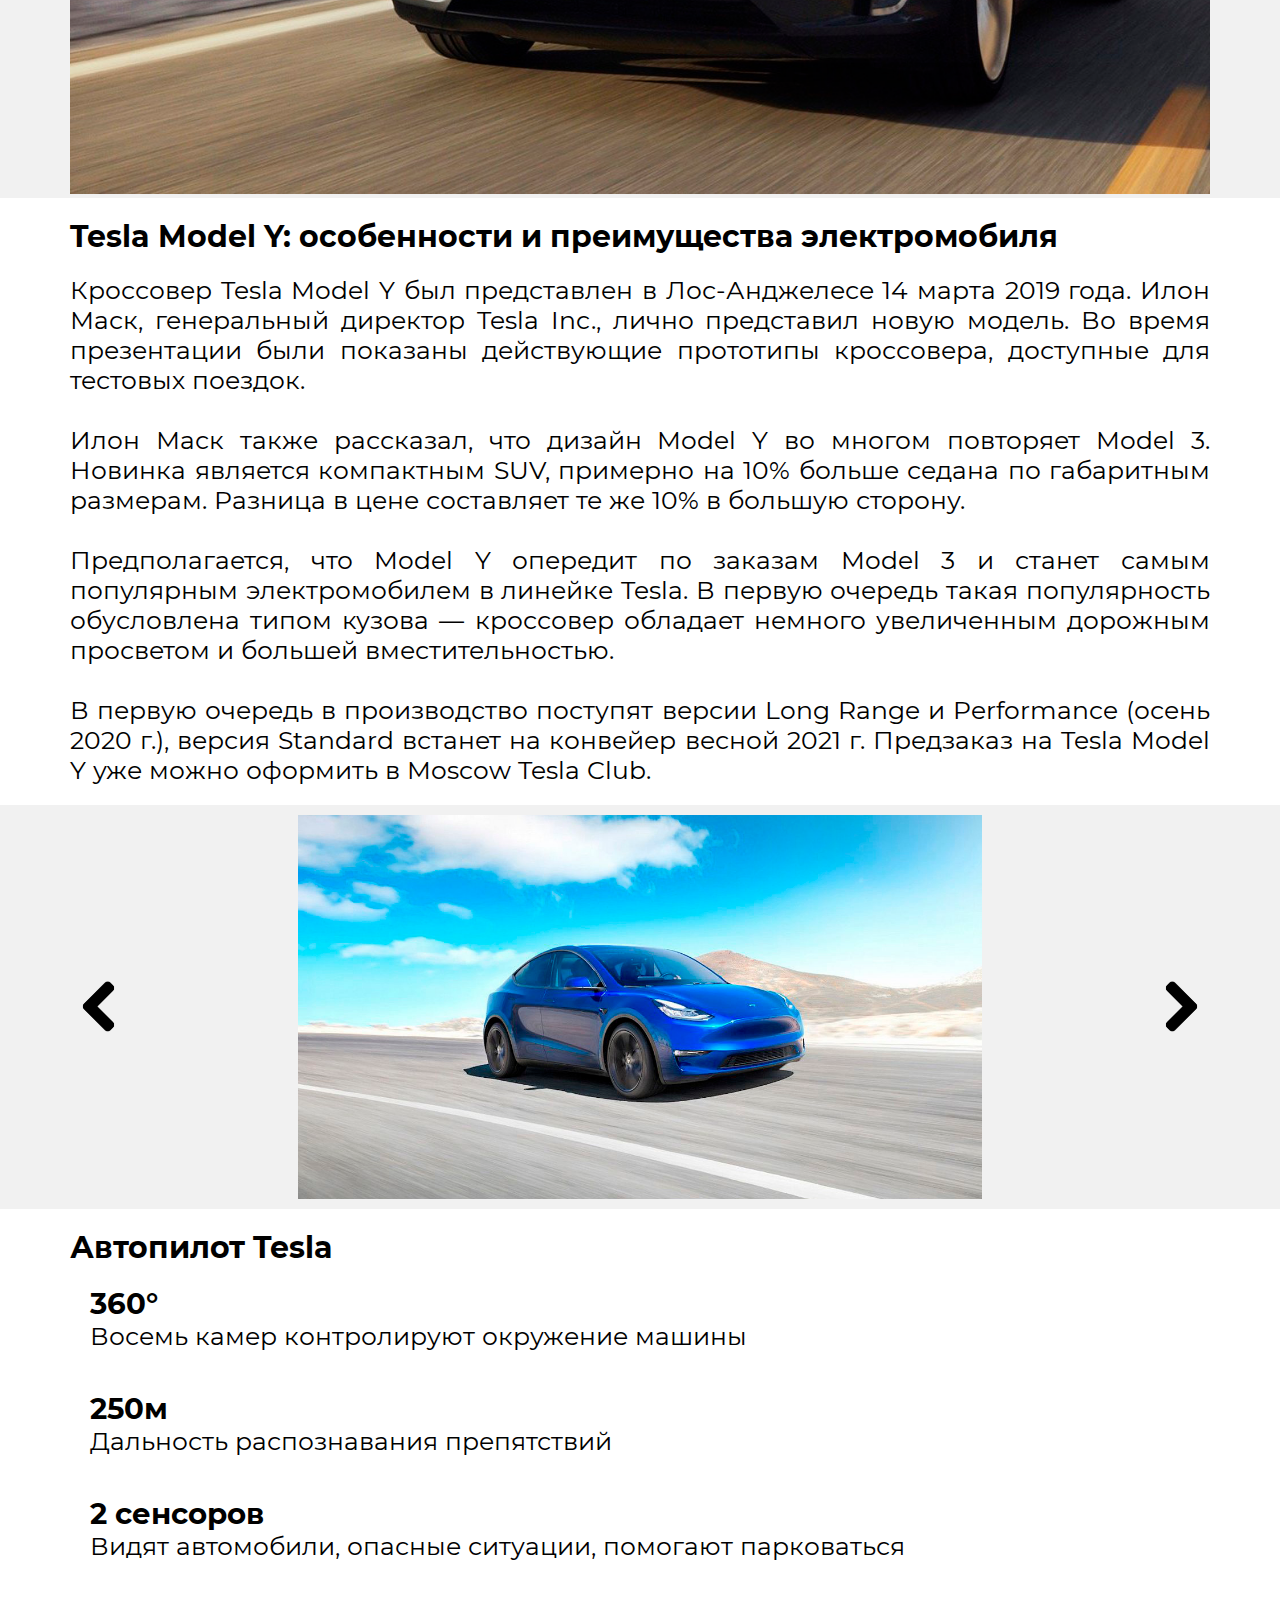
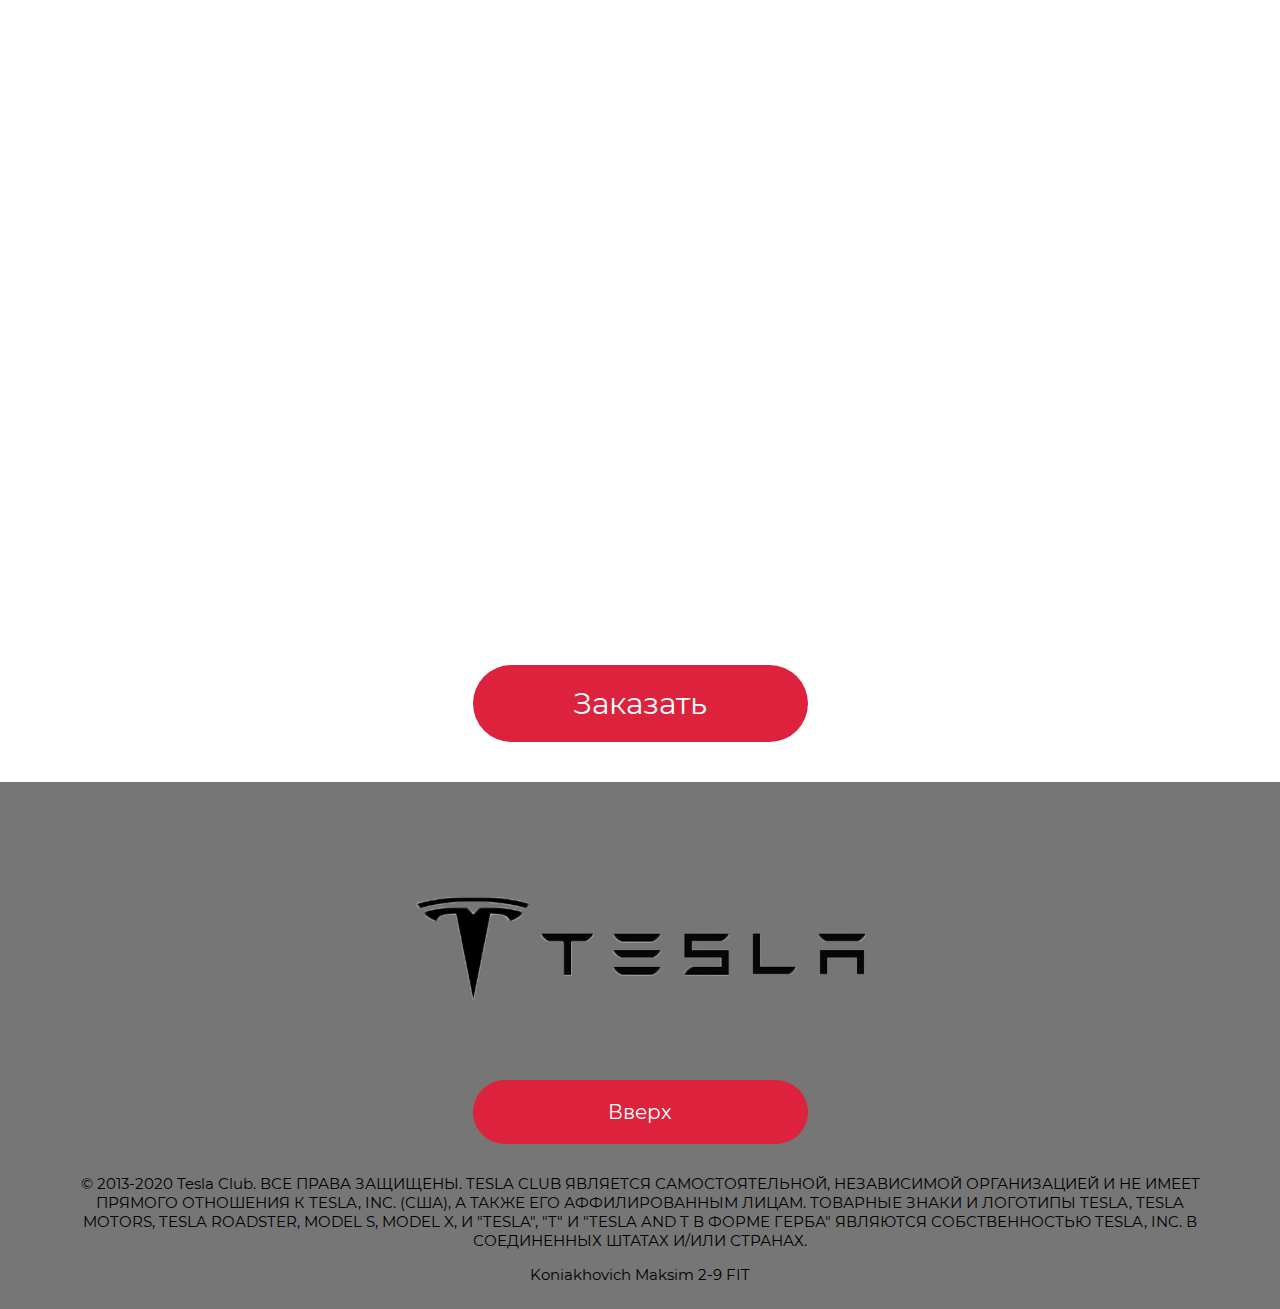
<file: html/ModelY.html>
<!DOCTYPE html>
<html lang="ru">
	<head>
		<meta charset="UTF-8">
		<meta name="viewport" content="width=device-width, initial-scale=1.0">
		<link rel="stylesheet" href="../css/nav.css">
		<link rel="stylesheet" href="../css/Sec_Page/main.css">
		<link rel="stylesheet" href="../css/Sec_Page/mobile.css">
		<title>Model Y</title>
		<link rel="shortcut icon" href="../img/title_logo.png" type="image/x-icon">
	</head>

	<body>
		<header id="header" class="header">
			<div class="head">
	        	<nav class="nav">
					<ul class="nav navbar">
						<li><a href="../index.html" title="Home">Home</a></li>
						<li><a href="ModelS.html" title="Model S">Model S</a></li>
						<li><a href="ModelX.html" title="Model X">Model X</a></li>
						<li><a href="Model3.html" title="Model 3">Model 3</a></li>
						<li><a href="ModelY.html" title="Model Y">Model Y</a></li>
						<li><a href="Roadster.html" title="Roadster">Roadster</a></li>
						<li><a href="CyberTruck.html" title="CyberTruck">CyberTruck</a></li>
						<li><a href="Semi.html" title="Semi">Semi</a></li>
					</ul>
				</nav>
    		</div>
		</header>

		<section class="intro img_back">
			<div class="container cont_1">
				<img src="../img/ModelY/title_Y.jpg" alt="Model S" class="info_img">
			</div>
		</section>

		<section>
			<div class="container cont_2">
				<h2 class="specifications">Характеристики <i>Tesla Model Y</i></h2>	
				<div class="wrapper">
					<div><b>Ускорение</b><br><5,1 секунды 0-100 км/ч</div>
					<div><b>Мощность двигателя</b><br>518 л.с.</div>
					<div><b>Сиденья</b><br>7 взрослых</div>
					<div><b>Запас хода</b><br>505 км</div>
					<div><b>Крутящий момент</b><br>660 Н·м</div>
					<div><b>Батарея</b><br>100 кВт·ч</div>
					<div><b>Привод</b><br>AWD</div>
					<div><b>Максимальная скорость</b><br>217 км/ч</div>
				</div>
			</div>
		</section>		

		<section class="img_back">
			<div class="container cont_3">
				<div class="wrapper">
					<img src="../img/ModelY/y1.jpg" alt="Model S" class="info_img">
				</div>
			</div>
		</section>	

		<section>
			<div class="container cont_4">
				<h2 class="features">Tesla Model Y: особенности и преимущества электромобиля</h2>	
				<div class="wrapper">Кроссовер Tesla Model Y был представлен в Лос-Анджелесе 14 марта 2019 года. Илон Маск, генеральный директор Tesla Inc., лично представил новую модель. Во 				время презентации были показаны действующие прототипы кроссовера, доступные для тестовых поездок. <br><br>

							Илон Маск также рассказал, что дизайн Model Y во многом повторяет Model 3. Новинка является компактным SUV, примерно на 10% больше седана по габаритным размерам. Разница в цене составляет те же 10% в большую сторону. <br><br>

							Предполагается, что Model Y опередит по заказам Model 3 и станет самым популярным электромобилем в линейке Tesla. В первую очередь такая популярность обусловлена типом кузова — кроссовер обладает немного увеличенным дорожным просветом и большей вместительностью. <br><br>

							В первую очередь в производство поступят версии Long Range и Performance (осень 2020 г.), версия Standard встанет на конвейер весной 2021 г. Предзаказ на Tesla Model Y уже можно оформить в Moscow Tesla Club.

				</div>
			</div>
		</section>

		<section class="img_back">
			<div class="container sld">
				<div class="wrapper">
					<img src="../img/arrow.png" alt="" width="50px" class="arrow arrow-prev"  onclick="minusSlide()">
					<div class="slider">
						<div class="slider_wrapper">
							<div class="cars"> 
								<img src="../img/ModelY/y2.jpg" alt="Model S" width="60%" class="info_img">
							</div>

							<div class="cars">
								<img src="../img/ModelY/y3.jpg" alt="Model S" class="info_img">
							</div>

							<div class="cars"> 
								<img src="../img/ModelY/y_in.jpg" alt="Model S" class="info_img">
							</div>
						</div>
					</div>
					<img src="../img/arrow.png" alt="" width="50px" class="arrow arrow-forward" onclick="plusSlide()">
				</div>
			</div>
		</section>

		<section>
			<div class="container cont_6">
				<h2 class="autopilot">Автопилот Tesla</h2>
				<div class="wrapper">
					<div><h3>360°</h3>
						Восемь камер контролируют окружение машины
					</div>

					<div><h3>250м</h3>
						Дальность распознавания препятствий
					</div>

					<div><h3>2 сенсоров</h3>
						Видят автомобили, опасные ситуации, помогают парковаться
					</div>
				</div>
			</div>
		</section>

		<section>
			<div class="container cont_7">
				<div class="wrapper">
					<iframe width="100%" height="600" src="https://www.youtube.com/embed/ijcAwrWMi0g" frameborder="0" allow="accelerometer; autoplay; clipboard-write; encrypted-media; gyroscope; picture-in-picture" allowfullscreen class="video"></iframe>
				</div>
			</div>
		</section>

		<section>
			<div class="container cont_7">
				<div class="wrapper">
					<a href="Form.html" class="deal button">Заказать</a>
				</div>
			</div>
		</section>

		<footer id="footer" class="footer">
			<div class="container foot">
				<div class="footer_block">
					<img src="../img/logo.png" alt="Tesla Logo" class="footer_logo">
					<p><a href="#" class="button footer_up" >Вверх</a></p>
					<p>© 2013-2020 Tesla Club. ВСЕ ПРАВА ЗАЩИЩЕНЫ.
						TESLA CLUB ЯВЛЯЕТСЯ САМОСТОЯТЕЛЬНОЙ, НЕЗАВИСИМОЙ ОРГАНИЗАЦИЕЙ И НЕ ИМЕЕТ ПРЯМОГО ОТНОШЕНИЯ К TESLA, INC. (США), А ТАКЖЕ ЕГО АФФИЛИРОВАННЫМ ЛИЦАМ. ТОВАРНЫЕ ЗНАКИ И ЛОГОТИПЫ TESLA, TESLA MOTORS, TESLA ROADSTER, MODEL S, MODEL X, И "TESLA", "T" И "TESLA AND T В ФОРМЕ ГЕРБА" ЯВЛЯЮТСЯ СОБСТВЕННОСТЬЮ TESLA, INC. В СОЕДИНЕННЫХ ШТАТАХ И/ИЛИ СТРАНАХ.</p>
				</div>
			</div>
			<div class = "innerXML"></div>
		</footer>
		<script src="../js/jquery.min.js"></script>
		<script src="../js/buttons.js"></script>
		<script src="../js/slider.js"></script>
		<script src="../js/xmlToPage.js"></script>
	</body>
</html>
</file>
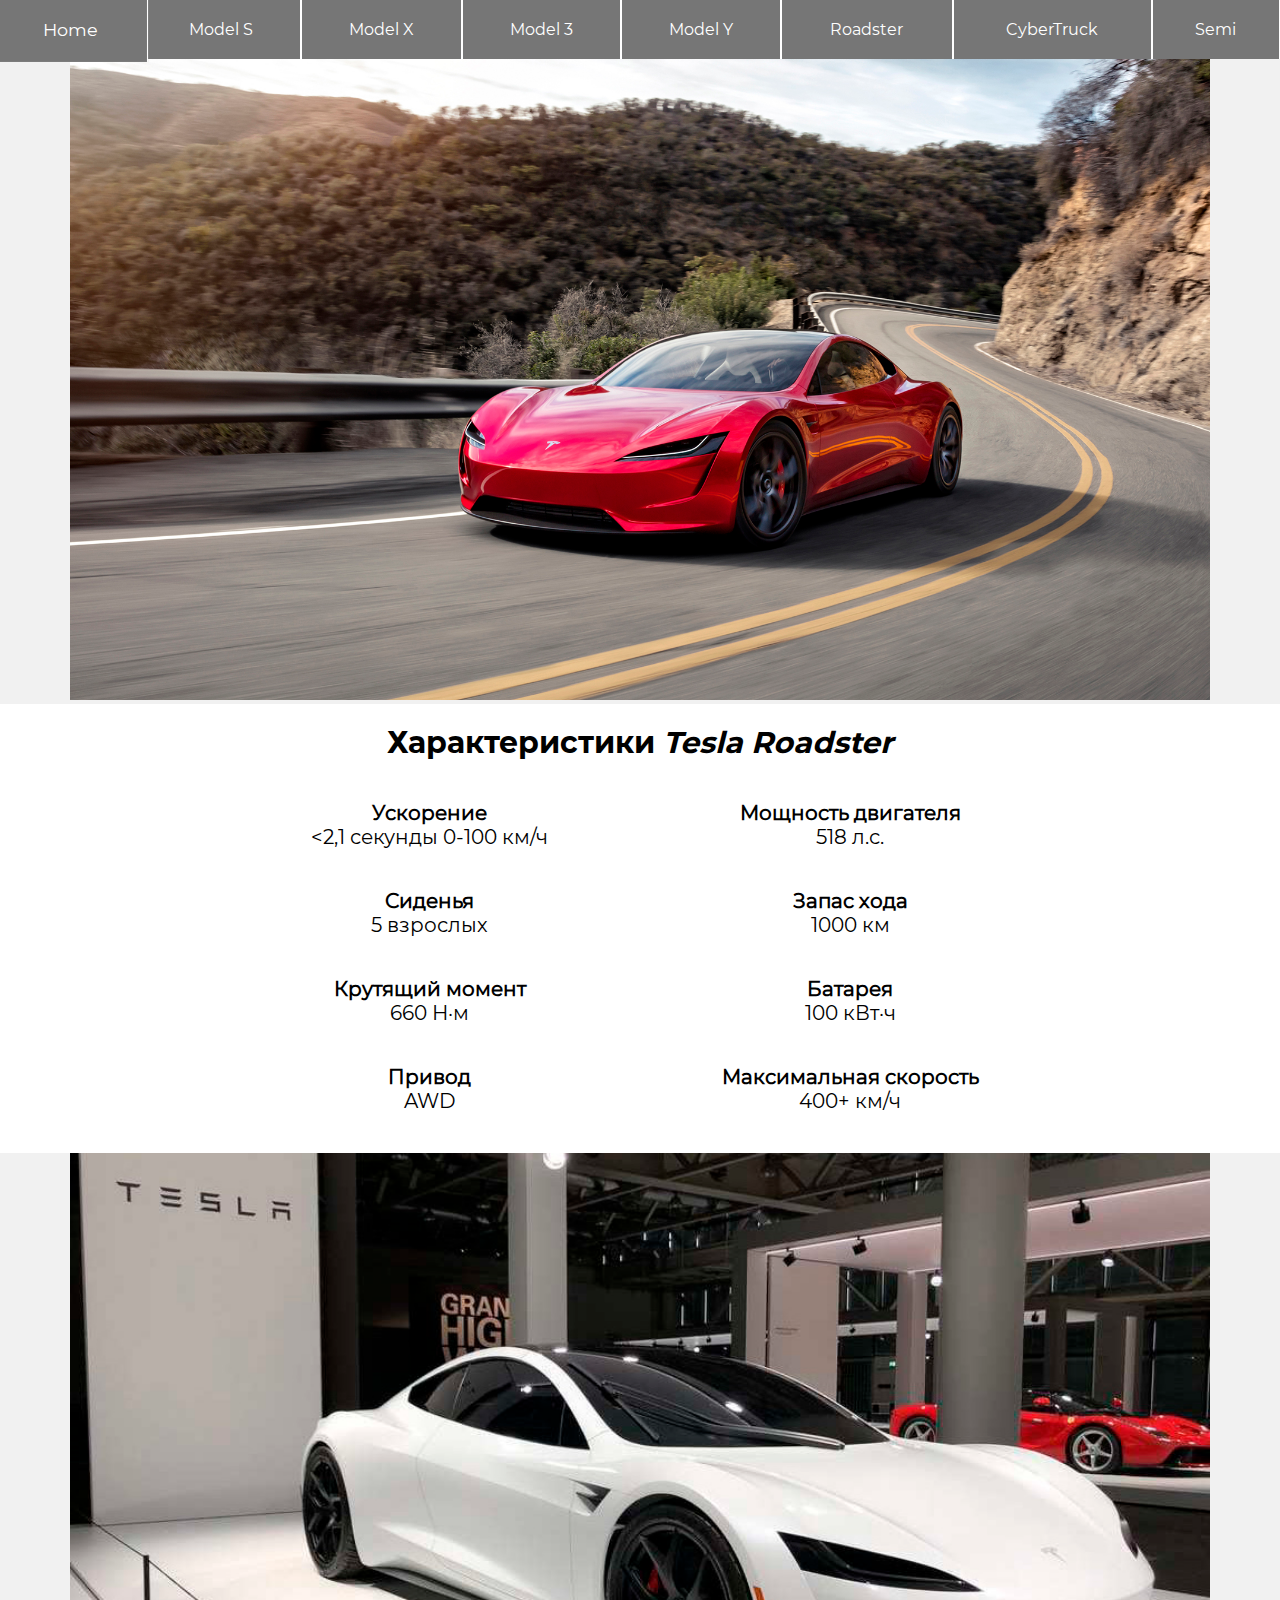
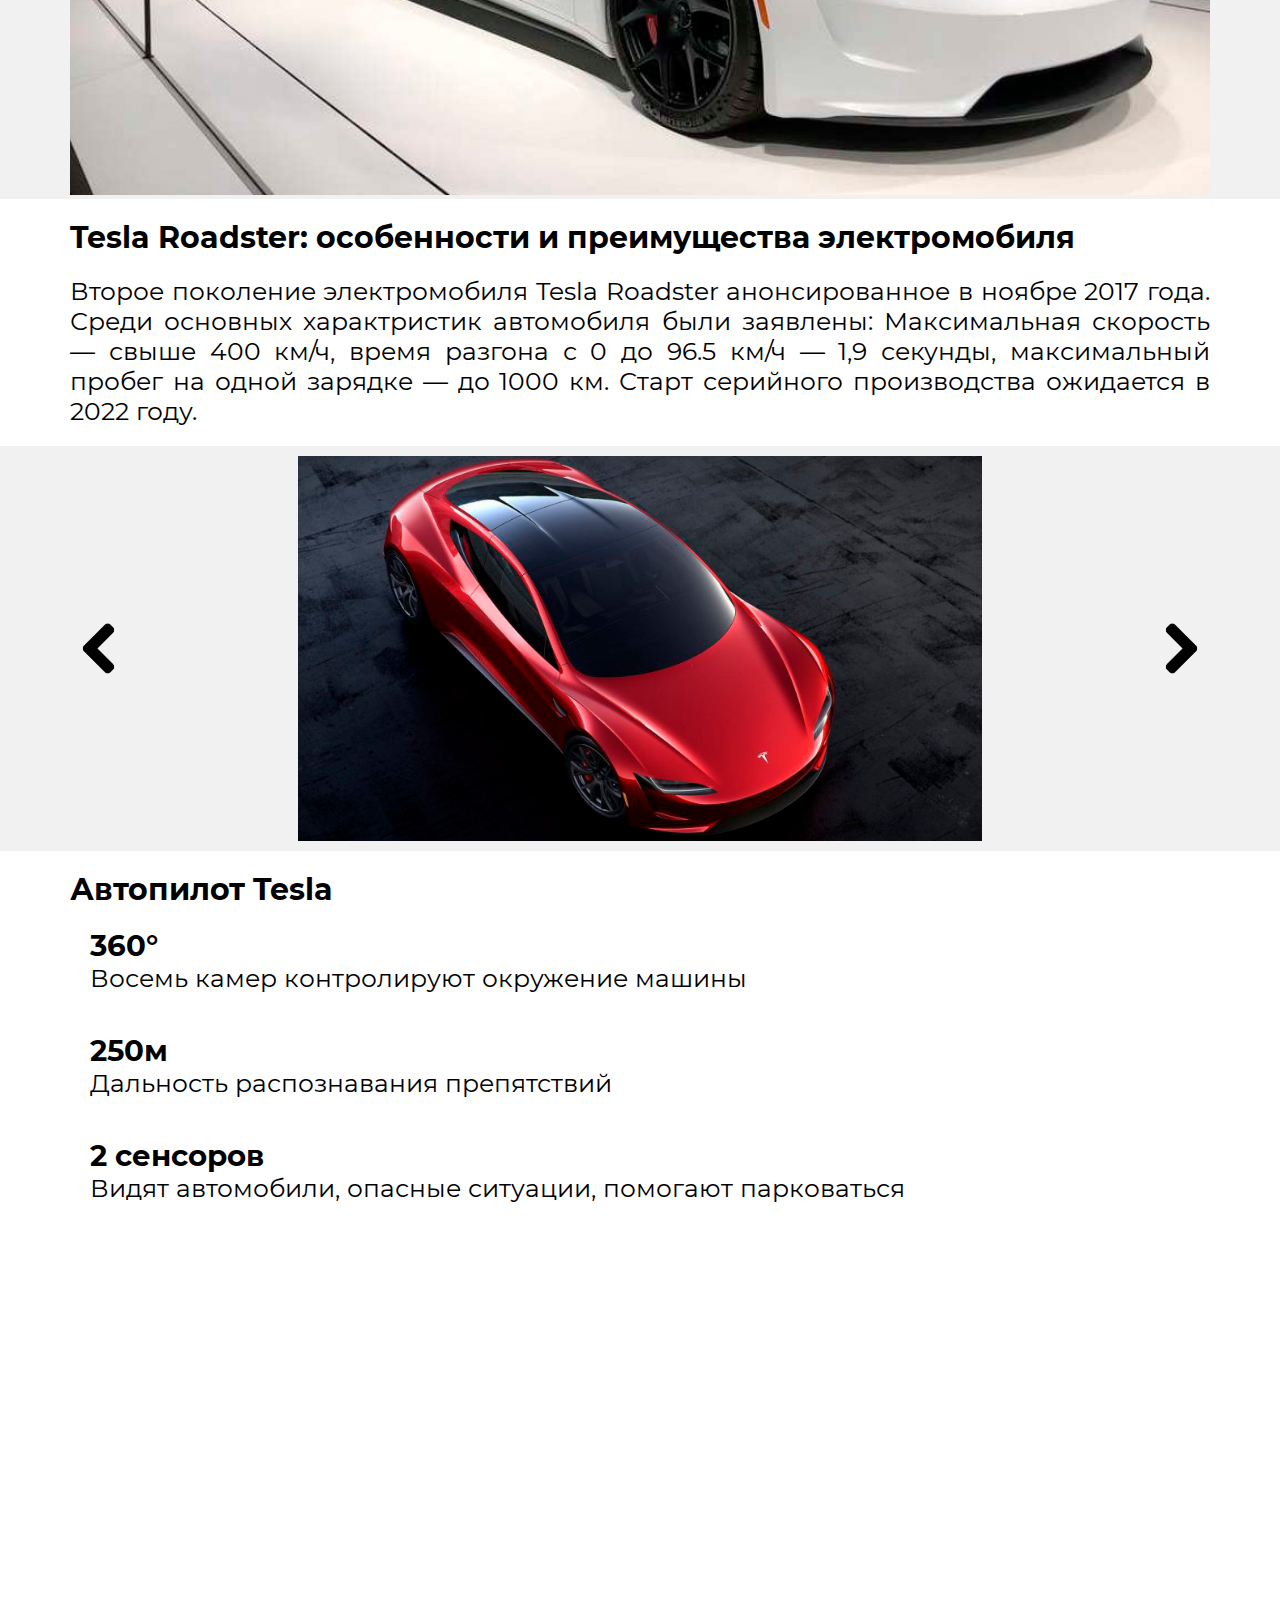
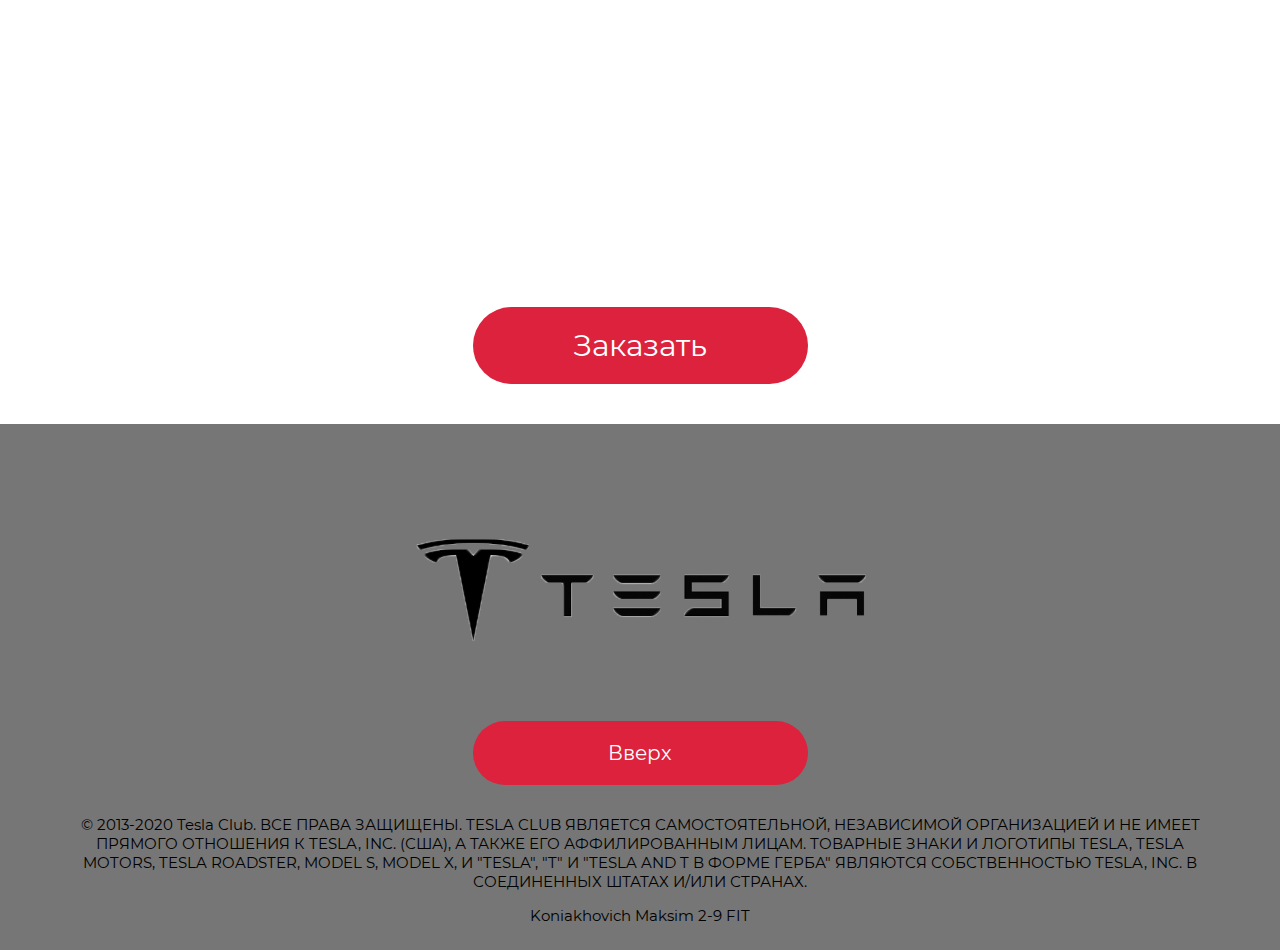
<file: html/Roadster.html>
<!DOCTYPE html>
<html lang="ru">
	<head>
		<meta charset="UTF-8">
		<meta name="viewport" content="width=device-width, initial-scale=1.0">
		<link rel="stylesheet" href="../css/nav.css">
		<link rel="stylesheet" href="../css/Sec_Page/main.css">
		<link rel="stylesheet" href="../css/Sec_Page/mobile.css">
		<title>Roadster</title>
		<link rel="shortcut icon" href="../img/title_logo.png" type="image/x-icon">
	</head>

	<body>
		<header id="header" class="header">
			<div class="head">
	        	<nav class="nav">
					<ul class="nav navbar">
						<li><a href="../index.html" title="Home">Home</a></li>
						<li><a href="ModelS.html" title="Model S">Model S</a></li>
						<li><a href="ModelX.html" title="Model X">Model X</a></li>
						<li><a href="Model3.html" title="Model 3">Model 3</a></li>
						<li><a href="ModelY.html" title="Model Y">Model Y</a></li>
						<li><a href="Roadster.html" title="Roadster">Roadster</a></li>
						<li><a href="CyberTruck.html" title="CyberTruck">CyberTruck</a></li>
						<li><a href="Semi.html" title="Semi">Semi</a></li>
					</ul>
				</nav>
    		</div>
		</header>

		<section class="intro img_back">
			<div class="container cont_1">
				<img src="../img/Roadster/title_RS.jpg" alt="Model S" class="info_img">
			</div>
		</section>

		<section>
			<div class="container cont_2">
				<h2 class="specifications">Характеристики <i>Tesla Roadster</i></h2>	
				<div class="wrapper">
					<div><b>Ускорение</b><br><2,1 секунды 0-100 км/ч</div>
					<div><b>Мощность двигателя</b><br>518 л.с.</div>
					<div><b>Сиденья</b><br>5 взрослых</div>
					<div><b>Запас хода</b><br>1000 км</div>
					<div><b>Крутящий момент</b><br>660 Н·м</div>
					<div><b>Батарея</b><br>100 кВт·ч</div>
					<div><b>Привод</b><br>AWD</div>
					<div><b>Максимальная скорость</b><br>400+ км/ч</div>
				</div>
			</div>
		</section>		

		<section class="img_back">
			<div class="container cont_3">
				<div class="wrapper">
					<img src="../img/Roadster/RS1.jpg" alt="Model S" class="info_img">
				</div>
			</div>
		</section>	

		<section>
			<div class="container cont_4">
				<h2 class="features">Tesla Roadster: особенности и преимущества электромобиля</h2>	
				<div class="wrapper">Второе поколение электромобиля Tesla Roadster анонсированное в ноябре 2017 года. Среди основных характристик автомобиля были заявлены: Максимальная 						скорость — свыше 400 км/ч, время разгона с 0 до 96.5 км/ч — 1,9 секунды, максимальный пробег на одной зарядке — до 1000 км. Старт серийного производства ожидается в 2022 году.
				</div>
			</div>
		</section>

		<section class="img_back">
			<div class="container sld">
				<div class="wrapper">
					<img src="../img/arrow.png" alt="" width="50px" class="arrow arrow-prev"  onclick="minusSlide()">
					<div class="slider">
						<div class="slider_wrapper">
							<div class="cars"> 
								<img src="../img/Roadster/RS2.jpg" alt="Model S" width="60%" class="info_img">
							</div>

							<div class="cars">
								<img src="../img/Roadster/RS3.jpg" alt="Model S" class="info_img">
							</div>

							<div class="cars"> 
								<img src="../img/Roadster/RS4.jpg" alt="Model S" class="info_img">
							</div>

							<div class="cars">
								<img src="../img/Roadster/RS5.jpg" alt="Model S" class="info_img">
							</div>
						</div>
					</div>
					<img src="../img/arrow.png" alt="" width="50px" class="arrow arrow-forward" onclick="plusSlide()">
				</div>
			</div>
		</section>


		<section>
			<div class="container cont_6">
				<h2 class="autopilot">Автопилот Tesla</h2>
				<div class="wrapper">
					<div><h3>360°</h3>
						Восемь камер контролируют окружение машины
					</div>

					<div><h3>250м</h3>
						Дальность распознавания препятствий
					</div>

					<div><h3>2 сенсоров</h3>
						Видят автомобили, опасные ситуации, помогают парковаться
					</div>
				</div>
			</div>
		</section>

		<section>
			<div class="container cont_7">
				<div class="wrapper">
					<iframe width="100%" height="600" src="https://www.youtube.com/embed/tw4jkyfY4HE" frameborder="0" allow="accelerometer; autoplay; clipboard-write; encrypted-media; gyroscope; picture-in-picture" allowfullscreen class="video"></iframe>
				</div>
			</div>
		</section>

		<section>
			<div class="container cont_7">
				<div class="wrapper">
					<a href="Form.html" class="deal button">Заказать</a>
				</div>
			</div>
		</section>

		<footer id="footer" class="footer">
			<div class="container foot">
				<div class="footer_block">
					<img src="../img/logo.png" alt="Tesla Logo" class="footer_logo">
					<p><a href="#" class="button footer_up" >Вверх</a></p>
					<p>© 2013-2020 Tesla Club. ВСЕ ПРАВА ЗАЩИЩЕНЫ.
						TESLA CLUB ЯВЛЯЕТСЯ САМОСТОЯТЕЛЬНОЙ, НЕЗАВИСИМОЙ ОРГАНИЗАЦИЕЙ И НЕ ИМЕЕТ ПРЯМОГО ОТНОШЕНИЯ К TESLA, INC. (США), А ТАКЖЕ ЕГО АФФИЛИРОВАННЫМ ЛИЦАМ. ТОВАРНЫЕ ЗНАКИ И ЛОГОТИПЫ TESLA, TESLA MOTORS, TESLA ROADSTER, MODEL S, MODEL X, И "TESLA", "T" И "TESLA AND T В ФОРМЕ ГЕРБА" ЯВЛЯЮТСЯ СОБСТВЕННОСТЬЮ TESLA, INC. В СОЕДИНЕННЫХ ШТАТАХ И/ИЛИ СТРАНАХ.</p>
				</div>
			</div>
			<div class = "innerXML"></div>
		</footer>
		<script src="../js/jquery.min.js"></script>
		<script src="../js/buttons.js"></script>
		<script src="../js/slider.js"></script>
		<script src="../js/xmlToPage.js"></script>
	</body>
</html>
</file>
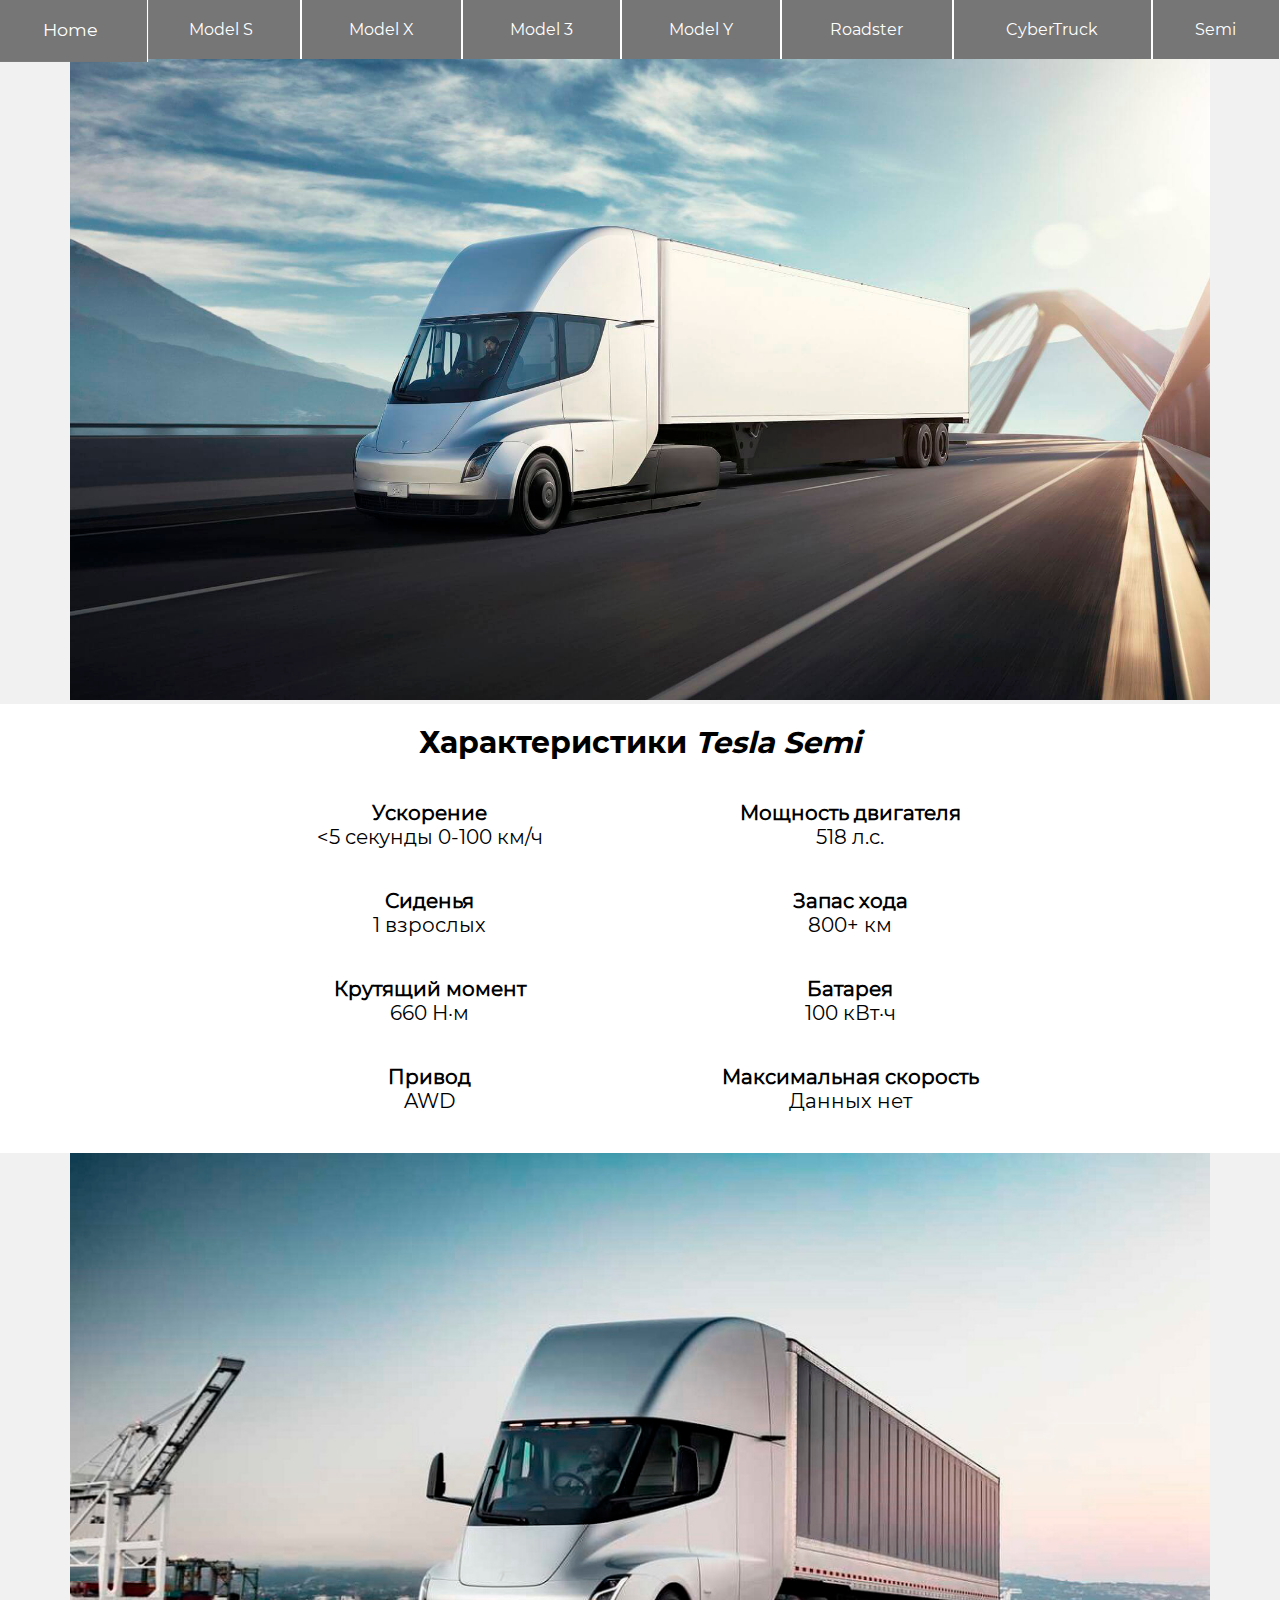
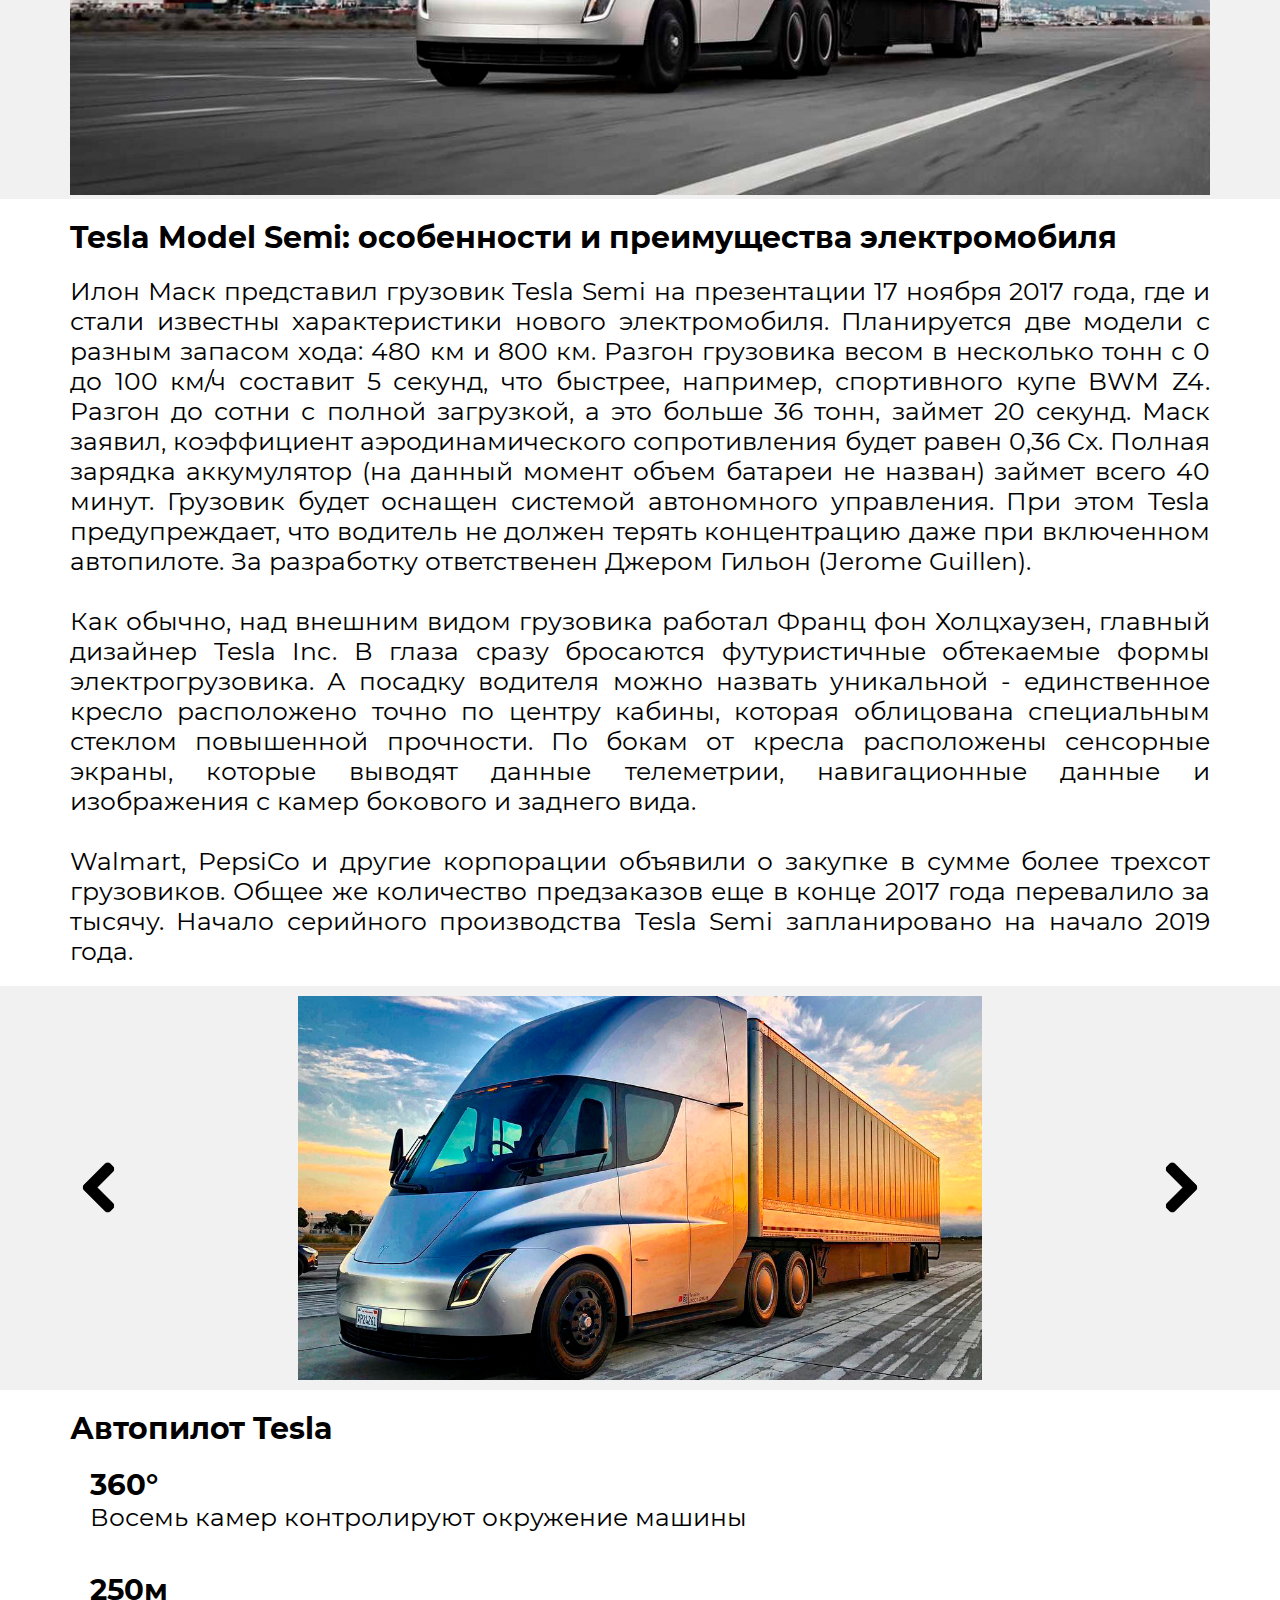
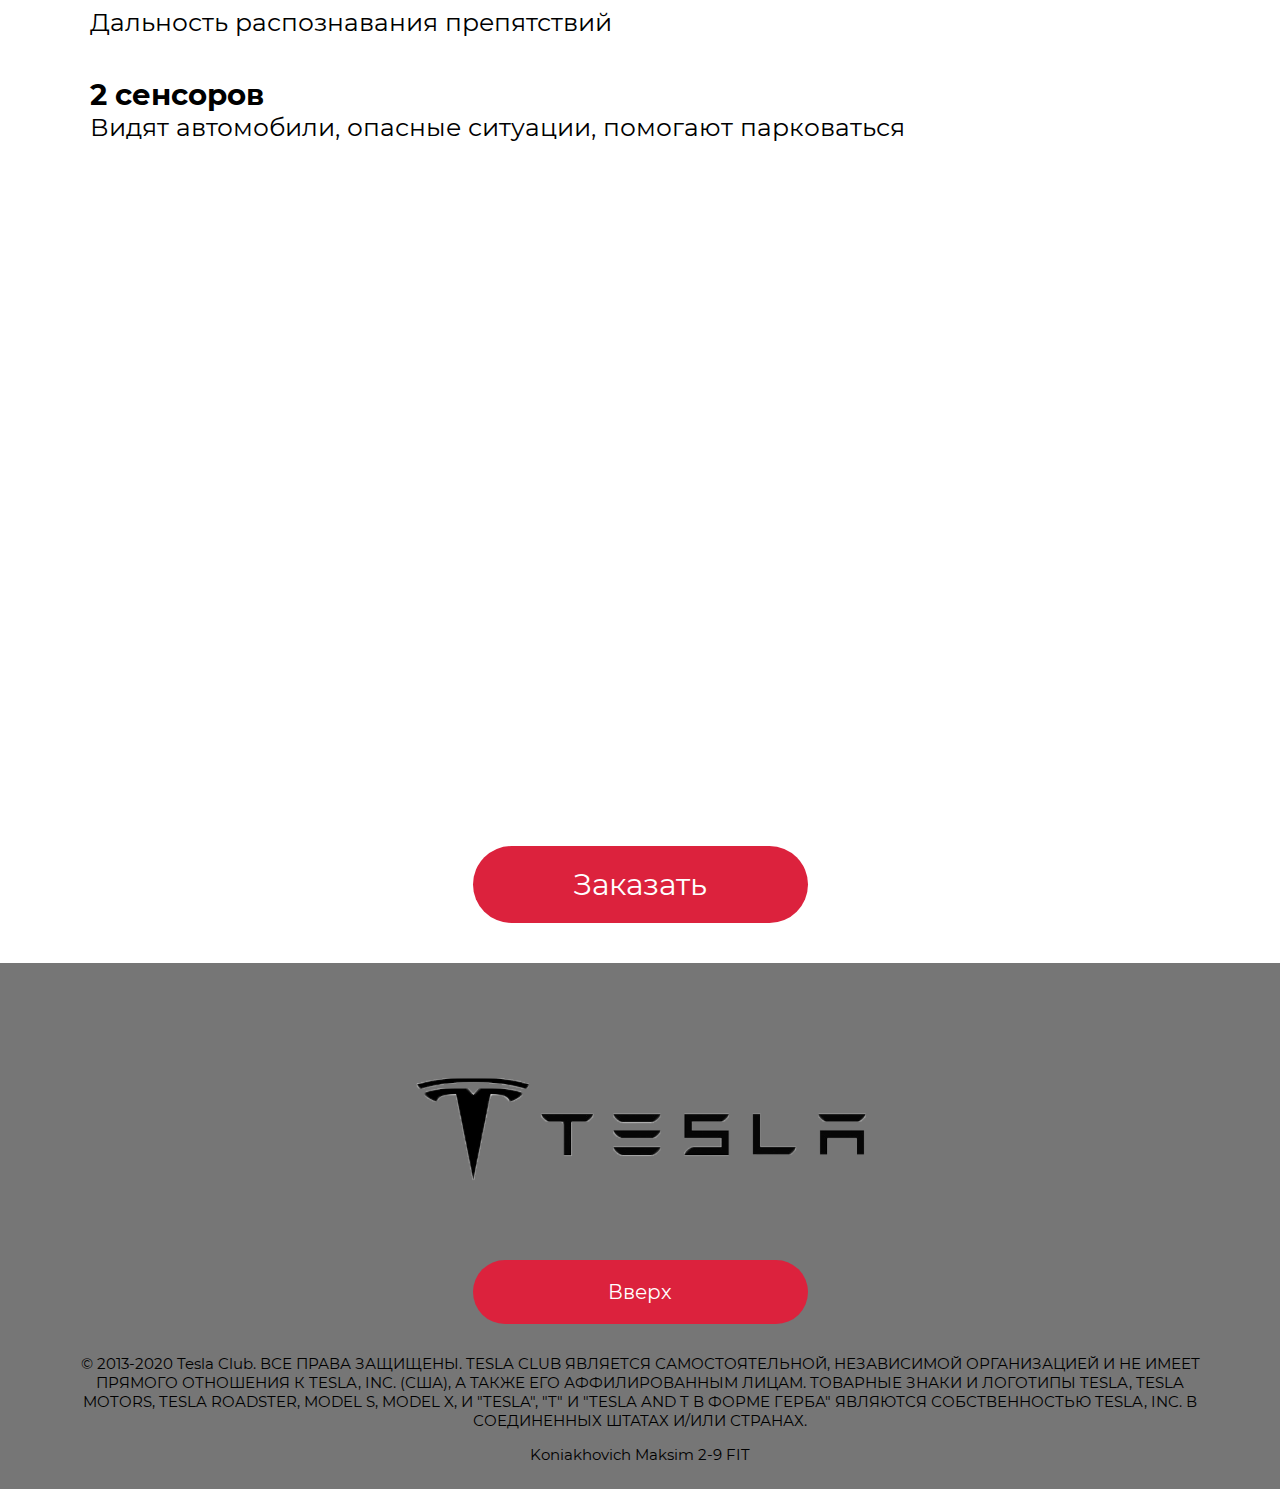
<file: html/Semi.html>
<!DOCTYPE html>
<html lang="ru">
	<head>
		<meta charset="UTF-8">
		<meta name="viewport" content="width=device-width, initial-scale=1.0">
		<link rel="stylesheet" href="../css/nav.css">
		<link rel="stylesheet" href="../css/Sec_Page/main.css">
		<link rel="stylesheet" href="../css/Sec_Page/mobile.css">
		<title>Semi</title>
		<link rel="shortcut icon" href="../img/title_logo.png" type="image/x-icon">
	</head>

	<body>
		<header id="header" class="header">
			<div class="head">
	        	<nav class="nav">
					<ul class="nav navbar">
						<li><a href="../index.html" title="Home">Home</a></li>
						<li><a href="ModelS.html" title="Model S">Model S</a></li>
						<li><a href="ModelX.html" title="Model X">Model X</a></li>
						<li><a href="Model3.html" title="Model 3">Model 3</a></li>
						<li><a href="ModelY.html" title="Model Y">Model Y</a></li>
						<li><a href="Roadster.html" title="Roadster">Roadster</a></li>
						<li><a href="CyberTruck.html" title="CyberTruck">CyberTruck</a></li>
						<li><a href="Semi.html" title="Semi">Semi</a></li>
					</ul>
				</nav>
    		</div>
		</header>

		<section class="intro img_back">
			<div class="container cont_1">
				<img src="../img/Semi/title_semi.jpg" alt="Model S" class="info_img">
			</div>
		</section>

		<section>
			<div class="container cont_2">
				<h2 class="specifications">Характеристики <i>Tesla Semi</i></h2>	
				<div class="wrapper">
					<div><b>Ускорение</b><br><5 секунды 0-100 км/ч</div>
					<div><b>Мощность двигателя</b><br>518 л.с.</div>
					<div><b>Сиденья</b><br>1 взрослых</div>
					<div><b>Запас хода</b><br>800+ км</div>
					<div><b>Крутящий момент</b><br>660 Н·м</div>
					<div><b>Батарея</b><br>100 кВт·ч</div>
					<div><b>Привод</b><br>AWD</div>
					<div><b>Максимальная скорость</b><br>Данных нет</div>
				</div>
			</div>
		</section>		

		<section class="img_back">
			<div class="container cont_3">
				<div class="wrapper">
					<img src="../img/Semi/semi1.jpg" alt="Model S" class="info_img">
				</div>
			</div>
		</section>	

		<section>
			<div class="container cont_4">
				<h2 class="features">Tesla Model Semi: особенности и преимущества электромобиля</h2>	
				<div class="wrapper">Илон Маск представил грузовик Tesla Semi на презентации 17 ноября 2017 года, где и стали известны характеристики нового электромобиля. Планируется две 				модели с разным запасом хода: 480 км и 800 км. Разгон грузовика весом в несколько тонн с 0 до 100 км/ч составит 5 секунд, что быстрее, например, спортивного 				купе BWM Z4. Разгон до сотни с полной загрузкой, а это больше 36 тонн, займет 20 секунд. Маск заявил, коэффициент аэродинамического сопротивления будет равен 					0,36 Cx. Полная зарядка аккумулятор (на данный момент объем батареи не назван) займет всего 40 минут. Грузовик будет оснащен системой автономного управления. 				При этом Tesla предупреждает, что водитель не должен терять концентрацию даже при включенном автопилоте. За разработку ответственен Джером Гильон (Jerome 						Guillen). <br><br>

							Как обычно, над внешним видом грузовика работал Франц фон Холцхаузен, главный дизайнер Tesla Inc. В глаза сразу бросаются футуристичные обтекаемые формы электрогрузовика. А посадку водителя можно назвать уникальной - единственное кресло расположено точно по центру кабины, которая облицована специальным стеклом повышенной прочности. По бокам от кресла расположены сенсорные экраны, которые выводят данные телеметрии, навигационные данные и изображения с камер бокового и заднего вида. <br><br>

							Walmart, PepsiCo и другие корпорации объявили о закупке в сумме более трехсот грузовиков. Общее же количество предзаказов еще в конце 2017 года перевалило за тысячу. Начало серийного производства Tesla Semi запланировано на начало 2019 года.
				</div>
			</div>
		</section>

		<section class="img_back">
			<div class="container sld">
				<div class="wrapper">
					<img src="../img/arrow.png" alt="" width="50px" class="arrow arrow-prev"  onclick="minusSlide()">
					<div class="slider">
						<div class="slider_wrapper">
							<div class="cars"> 
								<img src="../img/Semi/semi2.jpg" alt="Model S" width="60%" class="info_img">
							</div>

							<div class="cars">
								<img src="../img/Semi/semi3.jpg" alt="Model S" class="info_img">
							</div>

							<div class="cars"> 
								<img src="../img/Semi/semi4.jpg" alt="Model S" class="info_img">
							</div>

							<div class="cars">
								<img src="../img/Semi/semi_in.jpg" alt="Model S" class="info_img">
							</div>
						</div>
					</div>
					<img src="../img/arrow.png" alt="" width="50px" class="arrow arrow-forward" onclick="plusSlide()">
				</div>
			</div>
		</section>

		<section>
			<div class="container cont_6">
				<h2 class="autopilot">Автопилот Tesla</h2>
				<div class="wrapper">
					<div><h3>360°</h3>
						Восемь камер контролируют окружение машины
					</div>

					<div><h3>250м</h3>
						Дальность распознавания препятствий
					</div>

					<div><h3>2 сенсоров</h3>
						Видят автомобили, опасные ситуации, помогают парковаться
					</div>
				</div>
			</div>
		</section>

		<section>
			<div class="container cont_7">
				<div class="wrapper">
					<iframe width="100%" height="600" src="https://www.youtube.com/embed/oJ8Cf0vWmxE" frameborder="0" allow="accelerometer; autoplay; clipboard-write; encrypted-media; gyroscope; picture-in-picture" allowfullscreen class="video"></iframe>
				</div>
			</div>
		</section>

		<section>
			<div class="container cont_7">
				<div class="wrapper">
					<a href="Form.html" class="deal button">Заказать</a>
				</div>
			</div>
		</section>

		<footer id="footer" class="footer">
			<div class="container foot">
				<div class="footer_block">
					<img src="../img/logo.png" alt="Tesla Logo" class="footer_logo">
					<p><a href="#" class="button footer_up" >Вверх</a></p>
					<p>© 2013-2020 Tesla Club. ВСЕ ПРАВА ЗАЩИЩЕНЫ.
						TESLA CLUB ЯВЛЯЕТСЯ САМОСТОЯТЕЛЬНОЙ, НЕЗАВИСИМОЙ ОРГАНИЗАЦИЕЙ И НЕ ИМЕЕТ ПРЯМОГО ОТНОШЕНИЯ К TESLA, INC. (США), А ТАКЖЕ ЕГО АФФИЛИРОВАННЫМ ЛИЦАМ. ТОВАРНЫЕ ЗНАКИ И ЛОГОТИПЫ TESLA, TESLA MOTORS, TESLA ROADSTER, MODEL S, MODEL X, И "TESLA", "T" И "TESLA AND T В ФОРМЕ ГЕРБА" ЯВЛЯЮТСЯ СОБСТВЕННОСТЬЮ TESLA, INC. В СОЕДИНЕННЫХ ШТАТАХ И/ИЛИ СТРАНАХ.</p>
				</div>
			</div>
			<div class = "innerXML"></div>
		</footer>
		<script src="../js/jquery.min.js"></script>
		<script src="../js/buttons.js"></script>
		<script src="../js/slider.js"></script>
		<script src="../js/xmlToPage.js"></script>
	</body>
</html>
</file>
<file: css/nav.css>
@font-face {
	font-family: "MontserratRegular"; 
	src: url("../fonts/Montserrat-Regular.ttf"); 
	font-style: normal; 
	font-weight: normal; 
}

@font-face {
	font-family: "MontserratBold"; 
	src: url("../fonts/Montserrat-Bold.ttf"); 
	font-style: normal; 
	font-weight: normal; 
}
body{
	text-align: justify;
	padding: 0;
	margin: 0;
	font-style: 15px;
	font-family: "MontserratRegular";
}
h1, h2, h3, h4, h5, h6{
	margin: 0;
	padding: 0;
	font-family: "MontserratBold";
}

.container{
	width: 1140px;
	margin: 0 auto;
}

/*NAV*/
ul {
	display: table;
	width: 100%;
	padding: 0;
    margin: 0;
}


nav ul li {
	border-left: 1px solid white;
	border-right: 1px solid white;
	background-color: #767676;
    list-style-type: none;
	display: table-cell;
}

a {
	text-decoration: none;
	color: white;
	padding: 20px 25px;
	display: block;
	text-align: center;
}

nav ul li:hover {
	transition: all 0.3s ease 0s;
	transform: scale(1.1);
}


/*BTN*/
.button{
	background-color: #DC223D;
	font-size: 30px;	
	border-radius: 50px;
	margin: 0 auto;
}


/*FOOTER*/
footer{
	background-color: #767676;
	margin-top: 20px;
	padding: 25px 0 25px 0;
	font-size: 15px;
	text-align: center;
}
			
.footer_logo{
	width: 50%;
}

footer .container .footer_block p a{
	font-size: 20px;
	width: 25%;
	margin-bottom: 30px;
}
</file>
<file: css/main.css>
/*HEADER*/

/*TITLE SECTION*/
.pre-view {
	background: url(../img/title_back.jpg) 50%/cover no-repeat;
	-webkit-background-size: cover;
    -moz-background-size: cover;
    -o-background-size: cover;
    background-size: cover;
}
section .cont_1 {
	width: 55%;
	height: 650px;
	color: #fff;
	display: block;
	text-align: center;
}

section .cont_1 p{
    margin: 0;
    padding: 20px;	
}

section .cont_1 h1{
    padding: 10px;	
}

.pre-title{
	font-size: 60px;
	padding: 20px;	
}
.title{
	font-size: 30px;
}

.title_button, .button{
	background-color: #DC223D;
	font-size: 30px;	
	border-radius: 50px;
	margin: 0 auto;
}

/*INFO SECTION*/
.comp_info{
	font-size: 40px;
	text-align: center;
}
.info{
	font-size: 25px;
}

section .cont_2 h2{
    padding: 20px;	
}

/*E-CAR SECTION*/
.wrapper{
	display: inline-flex;
	justify-content: space-between;
	margin-top: 30px; 
	margin-bottom: 30px;
}
.car_info_img{
	width: 58%;
	padding: 0;
	margin: 0;
}
.car_info{
	width: 38%;
	padding: 0;
	margin: 0;
}
section .wrapper .car_info a{
	width: 25%;
	margin: 0;
	margin-top: 10px;
	text-align: center;
	font-size: 15px;
	padding: 10px 40px;
}
.first{
	background:rgba(118,118,118,.1);
}
/*MODEL S SECTION 1*/
/*MODEL X SECTION 2*/
.ModelX_info .wrapper{
	flex-direction: row-reverse;
}
/*MODEL 3 SECTION 3*/
/*MODEL Y SECTION 4*/
.ModelY_info .wrapper{
	flex-direction: row-reverse;
}
/*ROADSTER SECTION 5*/
/*CYBERTRUCK SECTION 6*/
.CyberTruck_info .wrapper{
	flex-direction: row-reverse;
}
/*SEMI SECTION 7*/

/*CONTACTS*/
.cont{
	margin-top: 20px;
	margin-bottom: 20px;
	text-align: center;
}
.contacts{
	text-align: center;
	font-size: 40px;
}
section .cont .wrapper{
	width: 90%;
	display: inline-flex;
	justify-content: space-between;
	
}
section .cont p{
	font-size: 25px;
}
/*FOOTER*/
</file>
<file: css/mobile.css>
/*Responsive*/


/* 992px - 1200px */
@media screen and (max-width: 1200px) {
	.container {
		width: 960px;
	}
	.pre-title{
		font-size: 55px;
	}
	.title{
		font-size: 28px;
	}

	.title_button{
		font-size: 28px;
	}
	section .wrapper .car_info a{
	font-size: 10px;
	padding: 10px 30px;
	}	
}

/* 768px - 992px */
@media screen and (max-width: 992px) {
	.container {
		width: 720px;
	}

	.pre-title{
		font-size: 40px;
	}
	.title{
		font-size: 20px;
	}

	.title_button{
		font-size: 20px;
	}
}

/* 769px - 890px */
@media screen and (max-width: 890px) {
	nav ul{
		width: 100%;	
	}
	nav ul li:hover {
	transition: none;
	transform: none;
	text-decoration: underline;
	text-decoration-color: white;
	}
	nav ul li{
		width: 50%;
		border-left: 0;
		border-right: 0;
		display: inline-flex;
	}  
	nav ul li a{
		margin: 0 auto;
	}

	.pre-title{
		font-size: 35px;
	}
	.title{
		font-size: 18px;
	}

	.title_button{
		font-size: 18px;
	}
}
/* 576px - 768px */
@media screen and (max-width: 768px) {
	.container {
		width: 540px;
	}
	
	.wrapper{
		flex-direction: column-reverse;
		align-items: center;
	}
	section .ModelX_info .wrapper{
		flex-direction: column-reverse;
	}
	section .ModelY_info .wrapper{
		flex-direction: column-reverse;
	}
	section .CyberTruck_info .wrapper{
		flex-direction: column-reverse;
	}
	.car_info{
		width: 90%;
	}
	.car_info_img{
		width: 90%;
	}
	section .wrapper .car_info a{
		margin-bottom: 20px;
	}
}

/* 401px - 576px */
@media screen and (max-width: 576px) {
	.container {
		width: 90%;
	}
	.pre-title{
		font-size: 35px;
	}
	.title{
		font-size: 18px;
	}

	.title_button{
		font-size: 18px;
	}

	.comp_info{
	font-size: 30px;	
	}
	.info{
		font-size: 15px;
	}

	.contacts{
	font-size: 25px;
	}
	section .cont p{
		font-size: 15px;
	}
}

/*320px - 450px*/
@media screen and (max-width: 450px){

	.pre-title{
		font-size: 25px;
	}
	@media screen and (max-width: 370px){
		.title_button{
			font-size: 15px;
		} 
	}
}
</file>
<file: css/Sec_Page/main.css>
.img_back{
	background: rgba(118,118,118,.1);
}
.info_img{
	width: 100%;
}

.cont_2, .cont_4, .cont_6, .cont_7{
	padding: 20px 0; 
}
.specifications{
	margin-bottom: 20px;
	text-align: center;
	font-size: 30px;
}

section .cont_2 .wrapper{
	width: 100%;
	text-align: center;
	display: inline-block;
	justify-content: space-between;
}
section .cont_2 .wrapper div{
	font-size: 20px;
	width: 33%;
	padding: 20px;
	display: inline-block;
}

section .cont_2 .wrapper p b{
	font-size: 20px;
}

.features{
	font-size: 30px;
	margin-bottom: 20px;
}

section .cont_4 .wrapper{
	font-size: 25px;
}

.autopilot{
	font-size: 30px;
}

section .cont_6 .wrapper{
	font-size: 25px;
}

section .cont_6 .wrapper div{
	padding: 20px;
}

section .cont_7 .wrapper a{
	width: 25%;
}




/*SLIDER*/
section .sld .wrapper{
  	margin-top: 10px;
    margin-bottom: 10px;
    display: inline-flex;
    justify-content: space-between;
    text-align: center;
}
.cars {
	margin: 0 auto;
	}

.slider{
  position: relative;
  overflow: hidden;

  height: 90%;
  width: 90%;
	}

.slider_wrapper{
	margin: 0 auto; 
  width: 100%;
  height: 100%;
  transition: transform 0.6s ease;
}
.slider{
  width: 60%;
  transition: transform 0.6s ease;
	}

.slider .pet {
  -webkit-animation-name: fade;
  -webkit-animation-duration: 1.5s;
  animation-name: fade;
  animation-duration: 1.5s;
}
@keyframes fade {
  from {
      opacity: .4
  	}
  to {
      opacity: 1
  	}
}

.arrow {
	width: 5%;
	height: 5%;
  border-radius: 50%;
  margin-top: auto;
  margin-bottom: auto;
}


.arrow:hover {
	background: ;
}



.arrow-forward {
    transform: scale(-1, 1);
  }
</file>
<file: css/Sec_Page/mobile.css>
/*Responsive*/


/* 992px - 1200px */
@media screen and (max-width: 1200px) {
	.container {
		width: 960px;
	}	
}

/* 768px - 992px */
@media screen and (max-width: 992px) {
	.container {
		width: 720px;
	}

}

/* 769px - 890px */
@media screen and (max-width: 890px) {
	nav ul{
		width: 100%;	
	}

	nav ul li:hover {
	transition: none;
	transform: none;
	text-decoration: underline;
	text-decoration-color: white;
	}
	nav ul li{
		width: 50%;
		border-left: 0;
		border-right: 0;
		display: inline-flex;
	}  
	nav ul li a{
		margin: 0 auto;
	}
}
/* 576px - 768px */
@media screen and (max-width: 768px) {
	.container {
		width: 540px;
	}
	.video{
		height: 300px;
	}
	.button{
		font-size: 15px;
		padding: 10px 5px;
	}

	section .cont_2 .wrapper div{
		padding: 10px;
	}
}

/* 401px - 576px */
@media screen and (max-width: 576px) {
	.container {
		width: 90%;
	}
	.specifications{
	font-size: 20px;
	}
	section .container .wrapper div{
		width: 90%;
	}
	

	.features{
		font-size: 20px;
	}

	section .cont_4 .wrapper{
		font-size: 15px;
	}

	.autopilot{
		font-size: 20px;
	}

	section .cont_6 .wrapper{
		font-size: 15px;
	}


}

/*320px - 450px*/
@media screen and (max-width: 450px){
	section .container .wrapper div{
		font-size: 15px;
	}
}
</file>
<file: css/Form/main.css>
.form-section{
	margin-top: 30px;
	margin-bottom: 30px;
	text-align: center;
}

.form_title{
	width: 70%;
	font-size: 25px;
}
.input{
	border: 0;
	border-bottom: 1px solid #bbb;
	width: 340px;
	font-weight: 400;
	font-size: 15px;
    display: flex;
    margin: 15px auto 0;
    padding: 20px 30px;
    color:#9c9b9f;
}

.btn {
	color: white;
	margin: 15px auto 0;
	width: 25%;
	margin-top: 40px;
	font-weight: 900;
	padding: 20px 0;
	background-color: #DC223D;
	text-align: center;
	display: block;
	border: 0;
	border-radius: 50px;
}

@media screen and (max-width: 576px) {
	.form-title{
		font-size: 17px;
	}
	.input{
		width: 80%;
		font-size: 12px;
	}
	.btn{
		width: 80%;
	}
}
</file>
